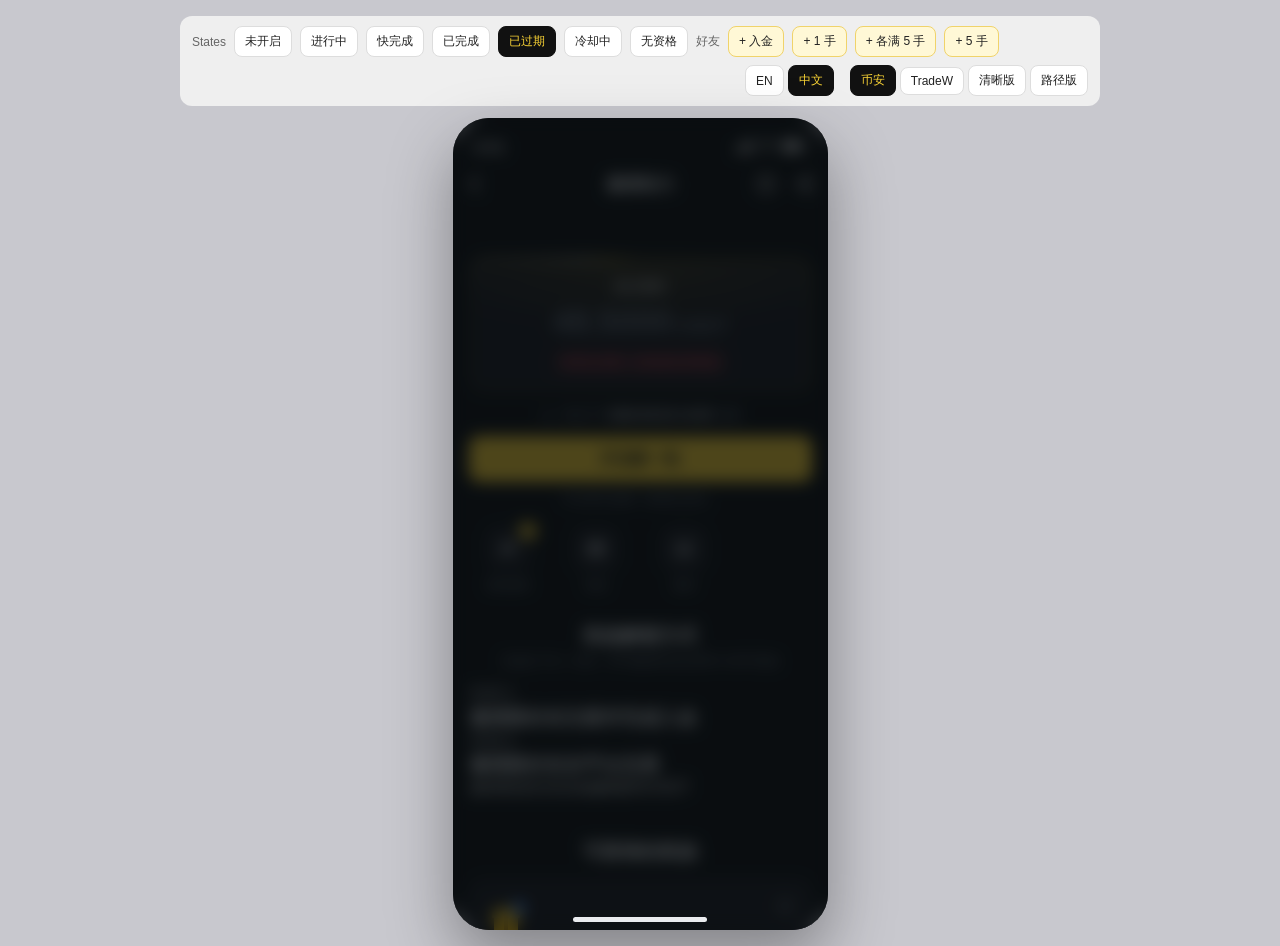
<file: index.html>
<!DOCTYPE html>
<html lang="zh">
<head>
  <meta charset="UTF-8" />
  <meta name="viewport" content="width=device-width, initial-scale=1, maximum-scale=1, viewport-fit=cover" />
  <title>Invite Boost</title>
  <link rel="stylesheet" href="css/styles.css?v=30" />
  <link rel="stylesheet" href="css/versions.css?v=3" />
</head>
<body>
  <div class="app-page">
    <aside class="proto-bar" aria-label="Prototype controls">
      <span>States</span>
      <button type="button" data-scene="idle">未开启</button>
      <button type="button" data-scene="active">进行中</button>
      <button type="button" data-scene="near">快完成</button>
      <button type="button" data-scene="done">已完成</button>
      <button type="button" data-scene="expired" class="is-on">已过期</button>
      <button type="button" data-scene="cooldown">冷却中</button>
      <button type="button" data-scene="blocked">无资格</button>
      <span>好友</span>
      <button type="button" data-sim="deposit">+ 入金</button>
      <button type="button" data-sim="lot">+ 1 手</button>
      <button type="button" data-sim="crew">+ 多人满手</button>
      <button type="button" data-sim="big">+ 5 手</button>
      <span role="group" aria-label="Language">
        <button type="button" data-lang="en">EN</button>
        <button type="button" data-lang="zh" class="is-on">中文</button>
      </span>
      <nav class="version-bar" aria-label="Versions">
        <a href="index.html" class="is-on">币安</a>
        <a href="tradew.html">TradeW</a>
        <a href="v3.html">清晰版</a>
        <a href="attempt.html">路径版</a>
      </nav>
    </aside>

    <div class="device" id="device">
      <div class="status-bar">
        <span>9:41</span>
        <span class="icons" aria-hidden="true">
          <svg width="17" height="12" viewBox="0 0 17 12" fill="#fff"><rect x="0" y="7" width="3" height="5" rx="0.5"/><rect x="4.5" y="5" width="3" height="7" rx="0.5"/><rect x="9" y="2.5" width="3" height="9.5" rx="0.5"/><rect x="13.5" y="0" width="3" height="12" rx="0.5"/></svg>
          <svg width="16" height="12" viewBox="0 0 16 12" fill="none"><path d="M1 4.5C3.8 2 6.9 1 8 1s4.2 1 7 3.5" stroke="#fff" stroke-width="1.4" stroke-linecap="round"/><path d="M3.6 7C5.3 5.6 6.8 5 8 5s2.7.6 4.4 2" stroke="#fff" stroke-width="1.4" stroke-linecap="round"/><circle cx="8" cy="10.2" r="1.3" fill="#fff"/></svg>
          <svg width="25" height="12" viewBox="0 0 25 12"><rect x="0.5" y="1" width="21" height="10" rx="2.2" stroke="#fff" fill="none"/><rect x="2" y="2.5" width="17" height="7" rx="1.2" fill="#fff"/><rect x="22.5" y="3.5" width="1.6" height="5" rx="0.6" fill="#fff"/></svg>
        </span>
      </div>

      <header class="nav">
        <button type="button" class="icon-btn" data-toast="back" aria-label="Back">
          <svg width="11" height="18" viewBox="0 0 12 20" fill="none"><path d="M10 2 2 10l8 8" stroke="#eaecef" stroke-width="2.2" stroke-linecap="round" stroke-linejoin="round"/></svg>
        </button>
        <h1 class="nav-title" data-i18n="title">邀请助力</h1>
        <div class="nav-right">
          <button type="button" class="icon-btn" data-open="rules" aria-label="Rules">
            <svg width="20" height="20" viewBox="0 0 22 22" fill="none"><circle cx="11" cy="11" r="9.5" stroke="#eaecef" stroke-width="1.6"/><path d="M8.6 8.6a2.5 2.5 0 1 1 3.4 2.3c-.6.3-1 .8-1 1.5v.6" stroke="#eaecef" stroke-width="1.6" stroke-linecap="round"/><circle cx="11" cy="15.6" r="1" fill="#eaecef"/></svg>
          </button>
          <button type="button" class="icon-btn" data-open="share" aria-label="Share">
            <svg width="20" height="20" viewBox="0 0 22 22" fill="none"><circle cx="16.5" cy="5" r="2.6" stroke="#eaecef" stroke-width="1.6"/><circle cx="5.5" cy="11" r="2.6" stroke="#eaecef" stroke-width="1.6"/><circle cx="16.5" cy="17" r="2.6" stroke="#eaecef" stroke-width="1.6"/><path d="m7.8 9.8 6.4-3.6M7.8 12.2l6.4 3.6" stroke="#eaecef" stroke-width="1.6"/></svg>
          </button>
        </div>
      </header>

      <main class="screen" id="screen">
        <div class="ticker" id="ticker" aria-live="polite">
          <span class="ticker-bell" aria-hidden="true">
            <svg width="14" height="14" viewBox="0 0 16 16" fill="none"><path d="M8 1.8a4.2 4.2 0 0 0-4.2 4.2v2.6L2.5 11h11l-1.3-2.4V6A4.2 4.2 0 0 0 8 1.8Z" fill="#0b0e11"/><path d="M6.3 12.6a1.8 1.8 0 0 0 3.4 0" stroke="#0b0e11" stroke-width="1.4" stroke-linecap="round"/></svg>
          </span>
          <p id="ticker-text"></p>
        </div>

        <section class="hero-card" id="hero"></section>
        <p class="round-time" id="round-time"></p>

        <button type="button" class="cta" id="cta-main"></button>
        <p class="cta-note" id="cta-note" hidden></p>

        <nav class="quick" id="quick"></nav>

        <section class="block">
          <h2 class="block-title" data-i18n="tasksTitle">邀请任务</h2>
          <p class="block-sub" id="tasks-sub"></p>
          <div class="task-track" id="task-track"></div>
          <div class="dots" id="task-dots"></div>
        </section>

        <section class="block">
          <h2 class="block-title" data-i18n="rewardTitle">可获得的奖励</h2>
          <article class="reward-card" id="reward-card"></article>
        </section>

        <button type="button" class="rules-link" data-open="rules" data-i18n="rulesLink">活动规则</button>
        <div class="screen-pad"></div>
      </main>

      <div class="dock" id="dock">
        <button type="button" class="cta" id="cta-dock"></button>
      </div>

      <div class="home-bar" aria-hidden="true"></div>
      <div class="toast" id="toast"></div>
      <div class="overlay" id="overlay"></div>

      <div class="comeback" id="comeback" hidden>
        <div class="comeback-coins" aria-hidden="true">
          <i class="coin c1"></i><i class="coin c2"></i><i class="coin c3"></i><i class="coin c4"></i><i class="shard s1"></i><i class="shard s2"></i>
        </div>
        <div class="comeback-copy">
          <p class="comeback-kicker" id="comeback-kicker"></p>
          <p class="comeback-amount" id="comeback-amount"></p>
          <p class="comeback-miss" id="comeback-miss"></p>
          <p class="comeback-gap" id="comeback-gap"></p>
          <button type="button" class="cta" id="comeback-cta"></button>
        </div>
      </div>

      <div class="coach" id="coach" hidden>
        <button type="button" class="coach-scrim" id="coach-scrim" aria-label="Close"></button>
        <div class="coach-pop" id="coach-pop">
          <p class="coach-gap" id="coach-gap"></p>
          <p class="coach-hint" id="coach-hint"></p>
        </div>
        <button type="button" class="cta coach-btn" id="coach-btn"></button>
        <span class="coach-hand" aria-hidden="true">
          <img src="img/hand.png?v=19" alt="" width="40" height="46" />
        </span>
      </div>

      <div class="poster" id="poster" aria-hidden="true"></div>

      <aside class="sheet" id="sheet-share" role="dialog" aria-modal="true" aria-labelledby="share-title">
        <div class="sheet-grip"></div>
        <div class="sheet-head">
          <h2 id="share-title" data-i18n="shareTitle">分享</h2>
          <button type="button" class="icon-btn" data-close aria-label="Close">
            <svg width="12" height="12" viewBox="0 0 12 12" fill="none"><path d="M2 2l8 8M10 2 2 10" stroke="#eaecef" stroke-width="1.8" stroke-linecap="round"/></svg>
          </button>
        </div>
        <div class="sheet-body" id="share-body"></div>
      </aside>

      <aside class="sheet tall" id="sheet-my" role="dialog" aria-modal="true" aria-label="My progress">
        <div class="sheet-head tabs-head">
          <div class="tabs" id="my-tabs" role="tablist"></div>
          <button type="button" class="icon-btn" data-close aria-label="Close">
            <svg width="12" height="12" viewBox="0 0 12 12" fill="none"><path d="M2 2l8 8M10 2 2 10" stroke="#eaecef" stroke-width="1.8" stroke-linecap="round"/></svg>
          </button>
        </div>
        <div class="sheet-body" id="my-body"></div>
        <div class="sheet-foot">
          <button type="button" class="cta" data-open="share" data-i18n="invite">邀请好友</button>
        </div>
      </aside>

      <aside class="sheet tall" id="sheet-rules" role="dialog" aria-modal="true" aria-labelledby="rules-title">
        <div class="sheet-head">
          <h2 id="rules-title" data-i18n="rulesTitle">规则</h2>
          <button type="button" class="icon-btn" data-close aria-label="Close">
            <svg width="12" height="12" viewBox="0 0 12 12" fill="none"><path d="M2 2l8 8M10 2 2 10" stroke="#eaecef" stroke-width="1.8" stroke-linecap="round"/></svg>
          </button>
        </div>
        <div class="sheet-body rules" id="rules-body"></div>
      </aside>

      <div class="dialog" id="dialog" role="alertdialog" aria-modal="true">
        <p class="dialog-title" id="dialog-title"></p>
        <p class="dialog-text" id="dialog-text"></p>
        <div class="dialog-actions" id="dialog-actions"></div>
      </div>
    </div>
  </div>
  <script src="js/config.js?v=20"></script>
  <script src="js/app.js?v=45"></script>
</body>
</html>
</file>
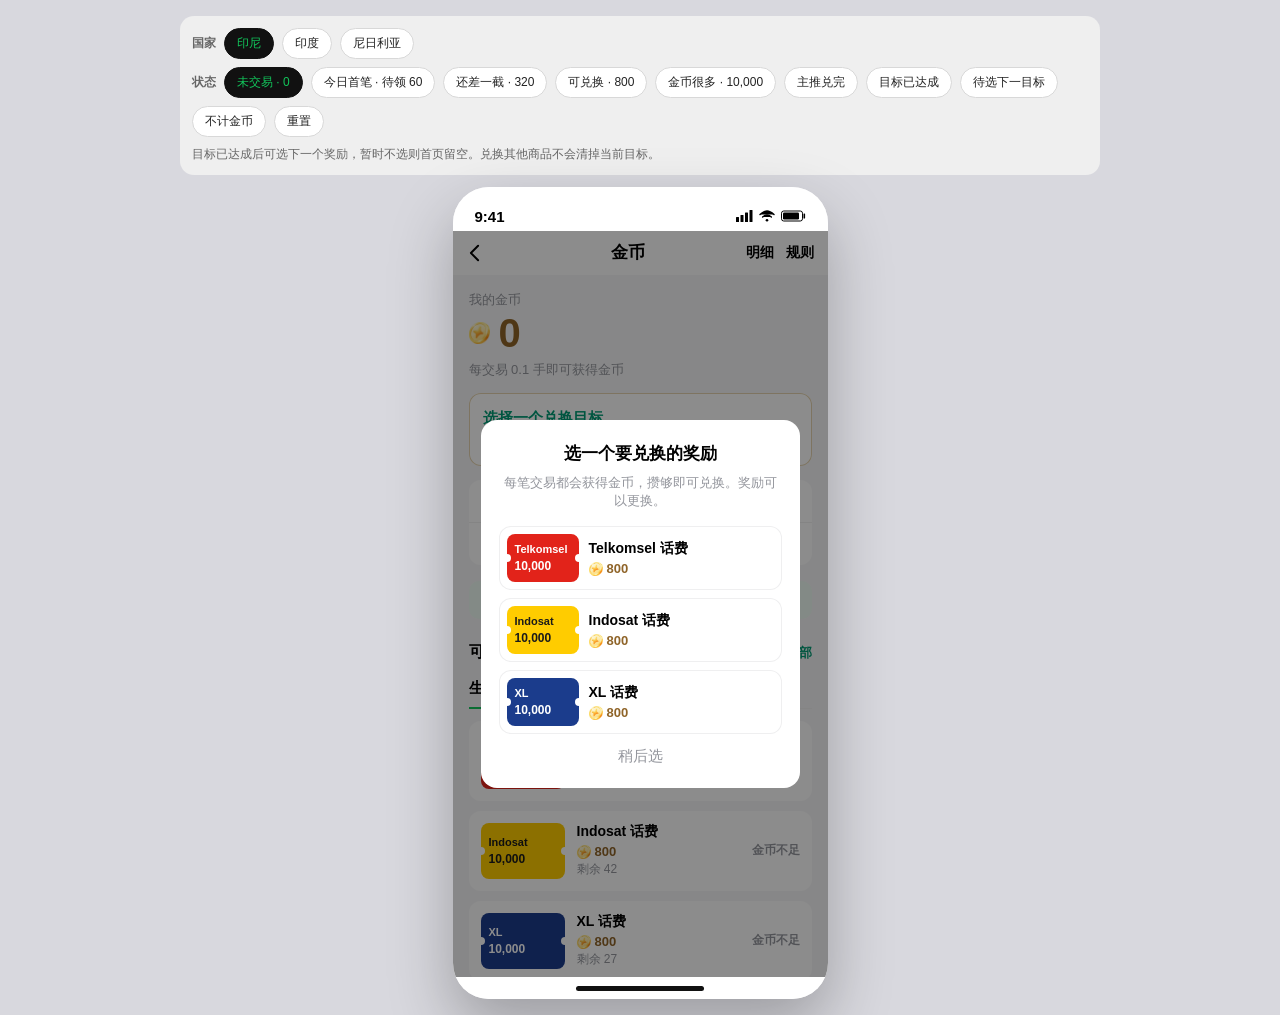
<file: coins/index.html>
<!DOCTYPE html>
<html lang="zh-Hans">
<head>
  <meta charset="UTF-8" />
  <meta name="viewport" content="width=device-width, initial-scale=1, maximum-scale=1, viewport-fit=cover" />
  <title>金币 · TradeW</title>
  <link rel="stylesheet" href="css/styles.css?v=24" />
</head>
<body>
  <div class="app-page">
    <aside class="proto-panel" aria-label="原型控制">
      <div class="proto-row">
        <b>国家</b>
        <button type="button" data-country="id">印尼</button>
        <button type="button" data-country="in">印度</button>
        <button type="button" data-country="ng">尼日利亚</button>
      </div>
      <div class="proto-row">
        <b>状态</b>
        <button type="button" data-sim="new0">未交易 · 0</button>
        <button type="button" data-sim="first">今日首笔 · 待领 60</button>
        <button type="button" data-sim="mid">还差一截 · 320</button>
        <button type="button" data-sim="ready">可兑换 · 800</button>
        <button type="button" data-sim="rich">金币很多 · 10,000</button>
        <button type="button" data-sim="soldout">主推兑完</button>
        <button type="button" data-sim="achieved">目标已达成</button>
        <button type="button" data-sim="nextgoal">待选下一目标</button>
        <button type="button" data-sim="blocked">不计金币</button>
        <button type="button" data-sim="reset">重置</button>
      </div>
      <p class="proto-hint">目标已达成后可选下一个奖励，暂时不选则首页留空。兑换其他商品不会清掉当前目标。</p>
    </aside>

    <div class="device" id="device">
      <div class="status-bar">
        <span>9:41</span>
        <span class="icons" aria-hidden="true">
          <svg width="17" height="12" viewBox="0 0 17 12"><rect x="0" y="7" width="3" height="5" rx="0.5"/><rect x="4.5" y="5" width="3" height="7" rx="0.5"/><rect x="9" y="2.5" width="3" height="9.5" rx="0.5"/><rect x="13.5" y="0" width="3" height="12" rx="0.5"/></svg>
          <svg width="16" height="12" viewBox="0 0 16 12" fill="none"><path d="M1 4.5C3.8 2 6.9 1 8 1s4.2 1 7 3.5" stroke="#000" stroke-width="1.4" stroke-linecap="round"/><path d="M3.6 7C5.3 5.6 6.8 5 8 5s2.7.6 4.4 2" stroke="#000" stroke-width="1.4" stroke-linecap="round"/><circle cx="8" cy="10.2" r="1.3" fill="#000"/></svg>
          <svg width="25" height="12" viewBox="0 0 25 12"><rect x="0.5" y="1" width="21" height="10" rx="2.2" stroke="#000" fill="none"/><rect x="2" y="2.5" width="16" height="7" rx="1.2" fill="#000"/><rect x="22.5" y="3.5" width="1.6" height="5" rx="0.6" fill="#000"/></svg>
        </span>
      </div>
      <div id="app" class="stage"></div>
      <div class="home-bar" aria-hidden="true"></div>
      <div id="toast" class="toast" hidden role="status"></div>
    </div>
  </div>
  <script src="js/app.js?v=32"></script>
</body>
</html>
</file>
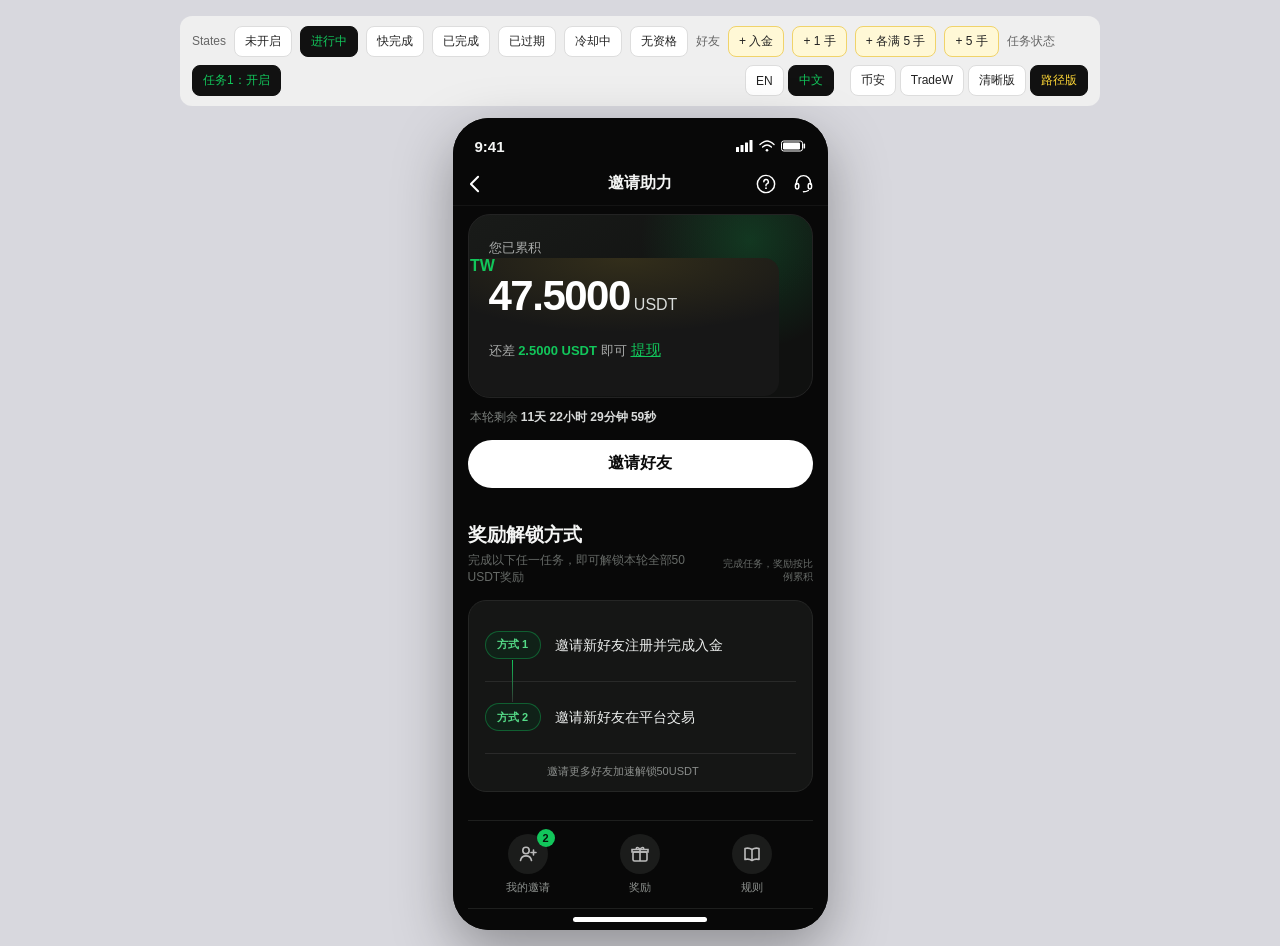
<file: attempt.html>
<!DOCTYPE html>
<html lang="zh" data-theme="attempt">
<head>
  <meta charset="UTF-8" />
  <meta name="viewport" content="width=device-width, initial-scale=1, maximum-scale=1, viewport-fit=cover" />
  <title>Invite Boost · 路径版</title>
  <link rel="stylesheet" href="css/tradew.css?v=7" />
  <link rel="stylesheet" href="css/attempt.css?v=1" />
  <link rel="stylesheet" href="css/versions.css?v=3" />
</head>
<body>
  <div class="app-page">
    <aside class="proto-bar" aria-label="Prototype controls">
      <span>States</span>
      <button type="button" data-scene="idle">未开启</button>
      <button type="button" data-scene="active" class="is-on">进行中</button>
      <button type="button" data-scene="near">快完成</button>
      <button type="button" data-scene="done">已完成</button>
      <button type="button" data-scene="expired">已过期</button>
      <button type="button" data-scene="cooldown">冷却中</button>
      <button type="button" data-scene="blocked">无资格</button>
      <span>好友</span>
      <button type="button" data-sim="deposit">+ 入金</button>
      <button type="button" data-sim="lot">+ 1 手</button>
      <button type="button" data-sim="crew">+ 多人满手</button>
      <button type="button" data-sim="big">+ 5 手</button>
      <span>任务状态</span>
      <button type="button" data-toggle-deposit class="is-on">任务1：开启</button>
      <span role="group" aria-label="Language">
        <button type="button" data-lang="en">EN</button>
        <button type="button" data-lang="zh" class="is-on">中文</button>
      </span>
      <nav class="version-bar" aria-label="Versions">
        <a href="index.html">币安</a>
        <a href="tradew.html">TradeW</a>
        <a href="v3.html">清晰版</a>
        <a href="attempt.html" class="is-on">路径版</a>
      </nav>
    </aside>

    <div class="device" id="device">
      <div class="status-bar">
        <span>9:41</span>
        <span class="icons" aria-hidden="true">
          <svg width="17" height="12" viewBox="0 0 17 12" fill="#fff"><rect x="0" y="7" width="3" height="5" rx="0.5"/><rect x="4.5" y="5" width="3" height="7" rx="0.5"/><rect x="9" y="2.5" width="3" height="9.5" rx="0.5"/><rect x="13.5" y="0" width="3" height="12" rx="0.5"/></svg>
          <svg width="16" height="12" viewBox="0 0 16 12" fill="none"><path d="M1 4.5C3.8 2 6.9 1 8 1s4.2 1 7 3.5" stroke="#fff" stroke-width="1.4" stroke-linecap="round"/><path d="M3.6 7C5.3 5.6 6.8 5 8 5s2.7.6 4.4 2" stroke="#fff" stroke-width="1.4" stroke-linecap="round"/><circle cx="8" cy="10.2" r="1.3" fill="#fff"/></svg>
          <svg width="25" height="12" viewBox="0 0 25 12"><rect x="0.5" y="1" width="21" height="10" rx="2.2" stroke="#fff" fill="none"/><rect x="2" y="2.5" width="17" height="7" rx="1.2" fill="#fff"/><rect x="22.5" y="3.5" width="1.6" height="5" rx="0.6" fill="#fff"/></svg>
        </span>
      </div>

      <header class="nav">
        <button type="button" class="icon-btn" data-toast="back" aria-label="Back">
          <svg width="11" height="18" viewBox="0 0 12 20" fill="none"><path d="M10 2 2 10l8 8" stroke="#fff" stroke-width="2.2" stroke-linecap="round" stroke-linejoin="round"/></svg>
        </button>
        <h1 class="nav-title" data-i18n="title">邀请助力</h1>
        <div class="nav-right">
          <button type="button" class="icon-btn" data-open="rules" aria-label="Rules">
            <svg width="20" height="20" viewBox="0 0 22 22" fill="none"><circle cx="11" cy="11" r="9.5" stroke="#fff" stroke-width="1.6"/><path d="M8.6 8.6a2.5 2.5 0 1 1 3.4 2.3c-.6.3-1 .8-1 1.5v.6" stroke="#fff" stroke-width="1.6" stroke-linecap="round"/><circle cx="11" cy="15.6" r="1" fill="#fff"/></svg>
          </button>
          <button type="button" class="icon-btn" data-toast="service" aria-label="客服">
            <svg width="21" height="21" viewBox="0 0 24 24" fill="none"><path d="M4 13v-2a8 8 0 0 1 16 0v2" stroke="#fff" stroke-width="1.7" stroke-linecap="round"/><rect x="2.8" y="12" width="3.8" height="6.2" rx="1.8" stroke="#fff" stroke-width="1.7"/><rect x="17.4" y="12" width="3.8" height="6.2" rx="1.8" stroke="#fff" stroke-width="1.7"/><path d="M17.5 20c-1.4 1-3.2 1.5-5.5 1.5" stroke="#fff" stroke-width="1.7" stroke-linecap="round"/></svg>
          </button>
        </div>
      </header>

      <main class="screen" id="screen">
        <div class="ticker" id="ticker" aria-live="polite"><span class="ticker-bell"></span><p id="ticker-text"></p></div>

        <section class="hero-card" id="hero"></section>
        <p class="round-time" id="round-time"></p>
        <button type="button" class="cta" id="cta-main"></button>
        <p class="cta-note" id="cta-note" hidden></p>

        <section class="block route-block">
          <div class="section-heading">
            <div><h2 class="block-title" data-i18n="tasksTitle">邀请任务</h2><p class="block-sub" id="tasks-sub"></p></div>
            <span class="route-caption">完成任务，奖励按比例累积</span>
          </div>
          <div class="task-track" id="task-track"></div>
          <div class="dots" id="task-dots"></div>
        </section>

        <nav class="quick" id="quick"></nav>

        <section class="block reward-block">
          <h2 class="block-title" data-i18n="rewardTitle">可获得的奖励</h2>
          <article class="reward-card" id="reward-card"></article>
        </section>

        <section class="block how-block" aria-labelledby="how-title">
          <h2 class="block-title" id="how-title">玩法介绍</h2>
          <ol class="how-list">
            <li><b>分享邀请</b><span>复制专属链接，发送给还未注册的好友</span></li>
            <li><b>完成任务</b><span>好友完成入金或交易，奖励按比例累积</span></li>
            <li><b>领取奖励</b><span>集满 50 USDT 并完成 KYC 后提现</span></li>
          </ol>
        </section>

        <button type="button" class="rules-link" data-open="rules" data-i18n="rulesLink">活动规则</button>
        <div class="screen-pad"></div>
      </main>

      <div class="dock" id="dock"><button type="button" class="cta" id="cta-dock"></button></div>
      <div class="home-bar" aria-hidden="true"></div>
      <div class="toast" id="toast"></div>
      <div class="overlay" id="overlay"></div>

      <div class="comeback" id="comeback" hidden>
        <div class="comeback-coins" aria-hidden="true"><i class="coin c1"></i><i class="coin c2"></i><i class="coin c3"></i><i class="coin c4"></i><i class="shard s1"></i><i class="shard s2"></i></div>
        <div class="comeback-copy">
          <p class="comeback-kicker" id="comeback-kicker"></p><p class="comeback-amount" id="comeback-amount"></p>
          <p class="comeback-miss" id="comeback-miss"></p><p class="comeback-gap" id="comeback-gap"></p>
          <button type="button" class="cta" id="comeback-cta"></button>
          <span class="comeback-hand" hidden aria-hidden="true"><img src="img/hand.png?v=19" alt="" width="40" height="46" /></span>
        </div>
      </div>

      <div class="coach" id="coach" hidden>
        <button type="button" class="coach-scrim" id="coach-scrim" aria-label="Close"></button>
        <div class="coach-pop" id="coach-pop"><p class="coach-gap" id="coach-gap"></p><p class="coach-hint" id="coach-hint"></p></div>
        <button type="button" class="cta coach-btn" id="coach-btn"></button>
        <span class="coach-hand" aria-hidden="true"><img src="img/hand.png?v=19" alt="" width="40" height="46" /></span>
      </div>

      <div class="poster" id="poster" aria-hidden="true"></div>
      <aside class="sheet" id="sheet-share" role="dialog" aria-modal="true" aria-labelledby="share-title">
        <div class="sheet-grip"></div><div class="sheet-head"><h2 id="share-title" data-i18n="shareTitle">分享</h2><button type="button" class="icon-btn" data-close aria-label="Close">×</button></div>
        <div class="sheet-body" id="share-body"></div>
      </aside>
      <aside class="sheet tall" id="sheet-my" role="dialog" aria-modal="true" aria-label="My details">
        <div class="sheet-head tabs-head"><div class="tabs" id="my-tabs" role="tablist"></div><button type="button" class="icon-btn" data-close aria-label="Close">×</button></div>
        <div class="sheet-body" id="my-body"></div><div class="sheet-foot"><button type="button" class="cta" data-open="share" data-i18n="invite">邀请好友</button></div>
      </aside>
      <aside class="sheet tall" id="sheet-rules" role="dialog" aria-modal="true" aria-labelledby="rules-title">
        <div class="sheet-head"><h2 id="rules-title" data-i18n="rulesTitle">规则</h2><button type="button" class="icon-btn" data-close aria-label="Close">×</button></div>
        <div class="sheet-body rules" id="rules-body"></div>
      </aside>
      <div class="dialog" id="dialog" role="alertdialog" aria-modal="true">
        <p class="dialog-title" id="dialog-title"></p><p class="dialog-text" id="dialog-text"></p><div class="dialog-actions" id="dialog-actions"></div>
      </div>
    </div>
  </div>
  <script src="js/config.js?v=22"></script>
  <script src="js/app.js?v=59"></script>
</body>
</html>
</file>
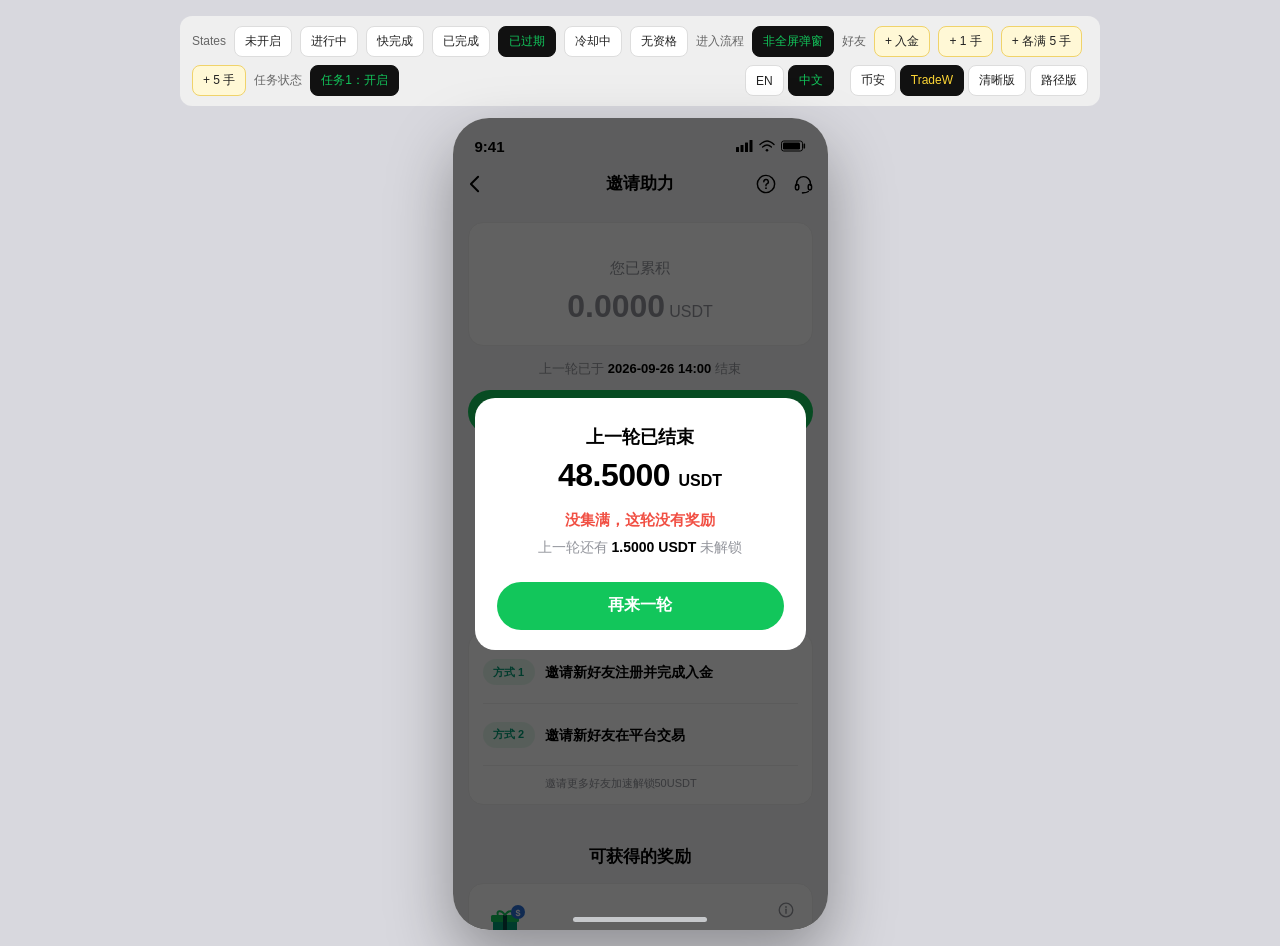
<file: tradew.html>
<!DOCTYPE html>
<html lang="zh" data-theme="tradew">
<head>
  <meta charset="UTF-8" />
  <meta name="viewport" content="width=device-width, initial-scale=1, maximum-scale=1, viewport-fit=cover" />
  <title>Invite Boost · TradeW</title>
  <link rel="stylesheet" href="css/tradew.css?v=11" />
  <link rel="stylesheet" href="css/versions.css?v=3" />
</head>
<body>
  <div class="app-page">
    <aside class="proto-bar" aria-label="Prototype controls">
      <span>States</span>
      <button type="button" data-scene="idle">未开启</button>
      <button type="button" data-scene="active">进行中</button>
      <button type="button" data-scene="near">快完成</button>
      <button type="button" data-scene="done">已完成</button>
      <button type="button" data-scene="expired" class="is-on">已过期</button>
      <button type="button" data-scene="cooldown">冷却中</button>
      <button type="button" data-scene="blocked">无资格</button>
      <span>进入流程</span>
      <button type="button" data-toggle-entry-flow class="is-on">非全屏弹窗</button>
      <span>好友</span>
      <button type="button" data-sim="deposit">+ 入金</button>
      <button type="button" data-sim="lot">+ 1 手</button>
      <button type="button" data-sim="crew">+ 多人满手</button>
      <button type="button" data-sim="big">+ 5 手</button>
      <span>任务状态</span>
      <button type="button" data-toggle-deposit class="is-on">任务1：开启</button>
      <span role="group" aria-label="Language">
        <button type="button" data-lang="en">EN</button>
        <button type="button" data-lang="zh" class="is-on">中文</button>
      </span>
      <nav class="version-bar" aria-label="Versions">
        <a href="index.html">币安</a>
        <a href="tradew.html" class="is-on">TradeW</a>
        <a href="v3.html">清晰版</a>
        <a href="attempt.html">路径版</a>
      </nav>
    </aside>

    <div class="device" id="device">
      <div class="status-bar">
        <span>9:41</span>
        <span class="icons" aria-hidden="true">
          <svg width="17" height="12" viewBox="0 0 17 12" fill="#000"><rect x="0" y="7" width="3" height="5" rx="0.5"/><rect x="4.5" y="5" width="3" height="7" rx="0.5"/><rect x="9" y="2.5" width="3" height="9.5" rx="0.5"/><rect x="13.5" y="0" width="3" height="12" rx="0.5"/></svg>
          <svg width="16" height="12" viewBox="0 0 16 12" fill="none"><path d="M1 4.5C3.8 2 6.9 1 8 1s4.2 1 7 3.5" stroke="#000" stroke-width="1.4" stroke-linecap="round"/><path d="M3.6 7C5.3 5.6 6.8 5 8 5s2.7.6 4.4 2" stroke="#000" stroke-width="1.4" stroke-linecap="round"/><circle cx="8" cy="10.2" r="1.3" fill="#000"/></svg>
          <svg width="25" height="12" viewBox="0 0 25 12"><rect x="0.5" y="1" width="21" height="10" rx="2.2" stroke="#000" fill="none"/><rect x="2" y="2.5" width="17" height="7" rx="1.2" fill="#000"/><rect x="22.5" y="3.5" width="1.6" height="5" rx="0.6" fill="#000"/></svg>
        </span>
      </div>

      <header class="nav">
        <button type="button" class="icon-btn" data-toast="back" aria-label="Back">
          <svg width="11" height="18" viewBox="0 0 12 20" fill="none"><path d="M10 2 2 10l8 8" stroke="#000" stroke-width="2.2" stroke-linecap="round" stroke-linejoin="round"/></svg>
        </button>
        <h1 class="nav-title" data-i18n="title">邀请助力</h1>
        <div class="nav-right">
          <button type="button" class="icon-btn" data-open="rules" aria-label="Rules">
            <svg width="20" height="20" viewBox="0 0 22 22" fill="none"><circle cx="11" cy="11" r="9.5" stroke="#000" stroke-width="1.6"/><path d="M8.6 8.6a2.5 2.5 0 1 1 3.4 2.3c-.6.3-1 .8-1 1.5v.6" stroke="#000" stroke-width="1.6" stroke-linecap="round"/><circle cx="11" cy="15.6" r="1" fill="#000"/></svg>
          </button>
          <button type="button" class="icon-btn" data-toast="service" aria-label="客服">
            <svg width="21" height="21" viewBox="0 0 24 24" fill="none"><path d="M4 13v-2a8 8 0 0 1 16 0v2" stroke="#000" stroke-width="1.7" stroke-linecap="round"/><rect x="2.8" y="12" width="3.8" height="6.2" rx="1.8" stroke="#000" stroke-width="1.7"/><rect x="17.4" y="12" width="3.8" height="6.2" rx="1.8" stroke="#000" stroke-width="1.7"/><path d="M17.5 20c-1.4 1-3.2 1.5-5.5 1.5" stroke="#000" stroke-width="1.7" stroke-linecap="round"/><circle cx="11" cy="21.5" r="1" fill="#000"/></svg>
          </button>
        </div>
      </header>

      <main class="screen" id="screen">
        <div class="ticker" id="ticker" aria-live="polite">
          <span class="ticker-bell" aria-hidden="true">
            <svg width="14" height="14" viewBox="0 0 16 16" fill="none"><path d="M8 1.8a4.2 4.2 0 0 0-4.2 4.2v2.6L2.5 11h11l-1.3-2.4V6A4.2 4.2 0 0 0 8 1.8Z" fill="#fff"/><path d="M6.3 12.6a1.8 1.8 0 0 0 3.4 0" stroke="#fff" stroke-width="1.4" stroke-linecap="round"/></svg>
          </span>
          <p id="ticker-text"></p>
        </div>

        <section class="hero-card" id="hero"></section>
        <p class="round-time" id="round-time"></p>

        <button type="button" class="cta" id="cta-main"></button>
        <p class="cta-note" id="cta-note" hidden></p>

        <nav class="quick" id="quick"></nav>

        <section class="block">
          <h2 class="block-title" data-i18n="tasksTitle">奖励解锁方式</h2>
          <p class="block-sub" id="tasks-sub"></p>
          <div class="task-track" id="task-track"></div>
          <div class="dots" id="task-dots"></div>
        </section>

        <section class="block">
          <h2 class="block-title" data-i18n="rewardTitle">可获得的奖励</h2>
          <article class="reward-card" id="reward-card"></article>
        </section>

        <button type="button" class="rules-link" data-open="rules" data-i18n="rulesLink">活动规则</button>
        <div class="screen-pad"></div>
      </main>

      <div class="dock" id="dock">
        <button type="button" class="cta" id="cta-dock"></button>
      </div>

      <div class="home-bar" aria-hidden="true"></div>
      <div class="toast" id="toast"></div>
      <div class="overlay" id="overlay"></div>

      <div class="comeback" id="comeback" hidden>
        <div class="comeback-coins" aria-hidden="true">
          <i class="coin c1"></i><i class="coin c2"></i><i class="coin c3"></i><i class="coin c4"></i><i class="shard s1"></i><i class="shard s2"></i>
        </div>
        <div class="comeback-copy">
          <p class="comeback-kicker" id="comeback-kicker"></p>
          <p class="comeback-amount" id="comeback-amount"></p>
          <p class="comeback-miss" id="comeback-miss"></p>
          <p class="comeback-gap" id="comeback-gap"></p>
          <button type="button" class="cta" id="comeback-cta"></button>
          <span class="comeback-hand" hidden aria-hidden="true"><img src="img/hand.png?v=19" alt="" width="40" height="46" /></span>
        </div>
      </div>

      <div class="coach" id="coach" hidden>
        <button type="button" class="coach-scrim" id="coach-scrim" aria-label="Close"></button>
        <div class="coach-pop" id="coach-pop">
          <p class="coach-gap" id="coach-gap"></p>
          <p class="coach-hint" id="coach-hint"></p>
        </div>
        <button type="button" class="cta coach-btn" id="coach-btn"></button>
        <span class="coach-hand" aria-hidden="true">
          <img src="img/hand.png?v=19" alt="" width="40" height="46" />
        </span>
      </div>

      <div class="poster" id="poster" aria-hidden="true"></div>

      <aside class="sheet" id="sheet-share" role="dialog" aria-modal="true" aria-labelledby="share-title">
        <div class="sheet-grip"></div>
        <div class="sheet-head">
          <h2 id="share-title" data-i18n="shareTitle">分享</h2>
          <button type="button" class="icon-btn" data-close aria-label="Close">
            <svg width="12" height="12" viewBox="0 0 12 12" fill="none"><path d="M2 2l8 8M10 2 2 10" stroke="#000" stroke-width="1.8" stroke-linecap="round"/></svg>
          </button>
        </div>
        <div class="sheet-body" id="share-body"></div>
      </aside>

      <aside class="sheet tall" id="sheet-my" role="dialog" aria-modal="true" aria-label="My progress">
        <div class="sheet-head tabs-head">
          <div class="tabs" id="my-tabs" role="tablist"></div>
          <button type="button" class="icon-btn" data-close aria-label="Close">
            <svg width="12" height="12" viewBox="0 0 12 12" fill="none"><path d="M2 2l8 8M10 2 2 10" stroke="#000" stroke-width="1.8" stroke-linecap="round"/></svg>
          </button>
        </div>
        <div class="sheet-body" id="my-body"></div>
        <div class="sheet-foot">
          <button type="button" class="cta" data-open="share" data-i18n="invite">邀请好友</button>
        </div>
      </aside>

      <aside class="sheet tall" id="sheet-rules" role="dialog" aria-modal="true" aria-labelledby="rules-title">
        <div class="sheet-head">
          <h2 id="rules-title" data-i18n="rulesTitle">规则</h2>
          <button type="button" class="icon-btn" data-close aria-label="Close">
            <svg width="12" height="12" viewBox="0 0 12 12" fill="none"><path d="M2 2l8 8M10 2 2 10" stroke="#000" stroke-width="1.8" stroke-linecap="round"/></svg>
          </button>
        </div>
        <div class="sheet-body rules" id="rules-body"></div>
      </aside>

      <div class="dialog" id="dialog" role="alertdialog" aria-modal="true">
        <p class="dialog-title" id="dialog-title"></p>
        <p class="dialog-text" id="dialog-text"></p>
        <div class="dialog-actions" id="dialog-actions"></div>
      </div>
    </div>
  </div>
  <script src="js/config.js?v=23"></script>
  <script src="js/app.js?v=74"></script>
</body>
</html>
</file>
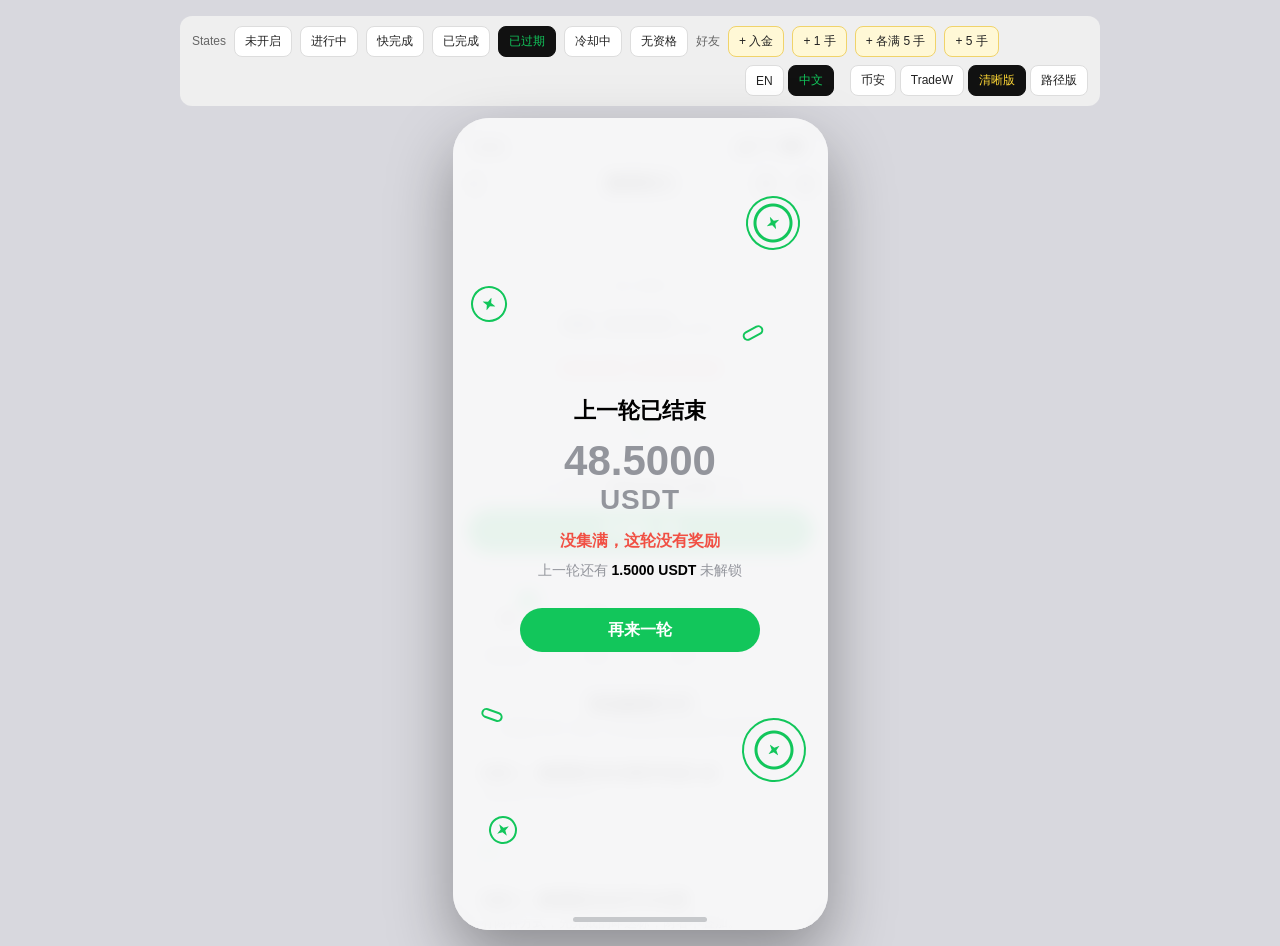
<file: v3.html>
<!DOCTYPE html>
<html lang="zh" data-theme="v3">
<head>
  <meta charset="UTF-8" />
  <meta name="viewport" content="width=device-width, initial-scale=1, maximum-scale=1, viewport-fit=cover" />
  <title>Invite Boost · Clear</title>
  <link rel="stylesheet" href="css/v3.css?v=13" />
  <link rel="stylesheet" href="css/versions.css?v=3" />
</head>
<body>
  <div class="app-page">
    <aside class="proto-bar" aria-label="Prototype controls">
      <span>States</span>
      <button type="button" data-scene="idle">未开启</button>
      <button type="button" data-scene="active">进行中</button>
      <button type="button" data-scene="near">快完成</button>
      <button type="button" data-scene="done">已完成</button>
      <button type="button" data-scene="expired" class="is-on">已过期</button>
      <button type="button" data-scene="cooldown">冷却中</button>
      <button type="button" data-scene="blocked">无资格</button>
      <span>好友</span>
      <button type="button" data-sim="deposit">+ 入金</button>
      <button type="button" data-sim="lot">+ 1 手</button>
      <button type="button" data-sim="crew">+ 多人满手</button>
      <button type="button" data-sim="big">+ 5 手</button>
      <span role="group" aria-label="Language">
        <button type="button" data-lang="en">EN</button>
        <button type="button" data-lang="zh" class="is-on">中文</button>
      </span>
      <nav class="version-bar" aria-label="Versions">
        <a href="index.html">币安</a>
        <a href="tradew.html">TradeW</a>
        <a href="v3.html" class="is-on">清晰版</a>
        <a href="attempt.html">路径版</a>
      </nav>
    </aside>

    <div class="device" id="device">
      <div class="status-bar">
        <span>9:41</span>
        <span class="icons" aria-hidden="true">
          <svg width="17" height="12" viewBox="0 0 17 12" fill="#000"><rect x="0" y="7" width="3" height="5" rx="0.5"/><rect x="4.5" y="5" width="3" height="7" rx="0.5"/><rect x="9" y="2.5" width="3" height="9.5" rx="0.5"/><rect x="13.5" y="0" width="3" height="12" rx="0.5"/></svg>
          <svg width="16" height="12" viewBox="0 0 16 12" fill="none"><path d="M1 4.5C3.8 2 6.9 1 8 1s4.2 1 7 3.5" stroke="#000" stroke-width="1.4" stroke-linecap="round"/><path d="M3.6 7C5.3 5.6 6.8 5 8 5s2.7.6 4.4 2" stroke="#000" stroke-width="1.4" stroke-linecap="round"/><circle cx="8" cy="10.2" r="1.3" fill="#000"/></svg>
          <svg width="25" height="12" viewBox="0 0 25 12"><rect x="0.5" y="1" width="21" height="10" rx="2.2" stroke="#000" fill="none"/><rect x="2" y="2.5" width="17" height="7" rx="1.2" fill="#000"/><rect x="22.5" y="3.5" width="1.6" height="5" rx="0.6" fill="#000"/></svg>
        </span>
      </div>

      <header class="nav">
        <button type="button" class="icon-btn" data-toast="back" aria-label="Back">
          <svg width="11" height="18" viewBox="0 0 12 20" fill="none"><path d="M10 2 2 10l8 8" stroke="#000" stroke-width="2.2" stroke-linecap="round" stroke-linejoin="round"/></svg>
        </button>
        <h1 class="nav-title" data-i18n="title">邀请助力</h1>
        <div class="nav-right">
          <button type="button" class="icon-btn" data-open="rules" aria-label="Rules">
            <svg width="20" height="20" viewBox="0 0 22 22" fill="none"><circle cx="11" cy="11" r="9.5" stroke="#000" stroke-width="1.6"/><path d="M8.6 8.6a2.5 2.5 0 1 1 3.4 2.3c-.6.3-1 .8-1 1.5v.6" stroke="#000" stroke-width="1.6" stroke-linecap="round"/><circle cx="11" cy="15.6" r="1" fill="#000"/></svg>
          </button>
          <button type="button" class="icon-btn" data-open="share" aria-label="Share">
            <svg width="20" height="20" viewBox="0 0 22 22" fill="none"><circle cx="16.5" cy="5" r="2.6" stroke="#000" stroke-width="1.6"/><circle cx="5.5" cy="11" r="2.6" stroke="#000" stroke-width="1.6"/><circle cx="16.5" cy="17" r="2.6" stroke="#000" stroke-width="1.6"/><path d="m7.8 9.8 6.4-3.6M7.8 12.2l6.4 3.6" stroke="#000" stroke-width="1.6"/></svg>
          </button>
        </div>
      </header>

      <div class="confetti" id="confetti" hidden aria-hidden="true"></div>
      <main class="screen" id="screen">
        <div class="ticker" id="ticker" aria-live="polite">
          <span class="ticker-bell" aria-hidden="true">
            <svg width="14" height="14" viewBox="0 0 16 16" fill="none"><path d="M8 1.8a4.2 4.2 0 0 0-4.2 4.2v2.6L2.5 11h11l-1.3-2.4V6A4.2 4.2 0 0 0 8 1.8Z" fill="#fff"/><path d="M6.3 12.6a1.8 1.8 0 0 0 3.4 0" stroke="#fff" stroke-width="1.4" stroke-linecap="round"/></svg>
          </span>
          <p id="ticker-text"></p>
        </div>

        <section class="hero-card" id="hero"></section>
        <p class="round-time" id="round-time"></p>

        <button type="button" class="cta" id="cta-main"></button>
        <p class="cta-note" id="cta-note" hidden></p>

        <nav class="quick" id="quick"></nav>

        <section class="block">
          <h2 class="block-title" data-i18n="tasksTitle">邀请任务</h2>
          <p class="block-sub" id="tasks-sub"></p>
          <div class="task-track" id="task-track"></div>
          <div class="dots" id="task-dots"></div>
        </section>

        <section class="block">
          <h2 class="block-title" data-i18n="rewardTitle">可获得的奖励</h2>
          <article class="reward-card" id="reward-card"></article>
        </section>

        <button type="button" class="rules-link" data-open="rules" data-i18n="rulesLink">活动规则</button>
        <div class="screen-pad"></div>
      </main>

      <div class="dock" id="dock">
        <button type="button" class="cta" id="cta-dock"></button>
      </div>

      <div class="home-bar" aria-hidden="true"></div>
      <div class="toast" id="toast"></div>
      <div class="overlay" id="overlay"></div>

      <div class="comeback" id="comeback" hidden>
        <div class="comeback-coins" aria-hidden="true">
          <i class="coin c1"></i><i class="coin c2"></i><i class="coin c3"></i><i class="coin c4"></i><i class="shard s1"></i><i class="shard s2"></i>
        </div>
        <div class="comeback-copy">
          <p class="comeback-kicker" id="comeback-kicker"></p>
          <p class="comeback-amount" id="comeback-amount"></p>
          <p class="comeback-miss" id="comeback-miss"></p>
          <p class="comeback-gap" id="comeback-gap"></p>
          <button type="button" class="cta" id="comeback-cta"></button>
        </div>
      </div>

      <div class="coach" id="coach" hidden>
        <button type="button" class="coach-scrim" id="coach-scrim" aria-label="Close"></button>
        <div class="coach-pop" id="coach-pop">
          <p class="coach-gap" id="coach-gap"></p>
          <p class="coach-hint" id="coach-hint"></p>
        </div>
        <button type="button" class="cta coach-btn" id="coach-btn"></button>
        <span class="coach-hand" aria-hidden="true">
          <img src="img/hand.png?v=19" alt="" width="40" height="46" />
        </span>
      </div>

      <div class="poster" id="poster" aria-hidden="true"></div>

      <aside class="sheet" id="sheet-share" role="dialog" aria-modal="true" aria-labelledby="share-title">
        <div class="sheet-grip"></div>
        <div class="sheet-head">
          <h2 id="share-title" data-i18n="shareTitle">分享</h2>
          <button type="button" class="icon-btn" data-close aria-label="Close">
            <svg width="12" height="12" viewBox="0 0 12 12" fill="none"><path d="M2 2l8 8M10 2 2 10" stroke="#000" stroke-width="1.8" stroke-linecap="round"/></svg>
          </button>
        </div>
        <div class="sheet-body" id="share-body"></div>
      </aside>

      <aside class="sheet tall" id="sheet-my" role="dialog" aria-modal="true" aria-label="My progress">
        <div class="sheet-head tabs-head">
          <div class="tabs" id="my-tabs" role="tablist"></div>
          <button type="button" class="icon-btn" data-close aria-label="Close">
            <svg width="12" height="12" viewBox="0 0 12 12" fill="none"><path d="M2 2l8 8M10 2 2 10" stroke="#000" stroke-width="1.8" stroke-linecap="round"/></svg>
          </button>
        </div>
        <div class="sheet-body" id="my-body"></div>
        <div class="sheet-foot">
          <button type="button" class="cta" data-open="share" data-i18n="invite">邀请好友</button>
        </div>
      </aside>

      <aside class="sheet tall" id="sheet-rules" role="dialog" aria-modal="true" aria-labelledby="rules-title">
        <div class="sheet-head">
          <h2 id="rules-title" data-i18n="rulesTitle">规则</h2>
          <button type="button" class="icon-btn" data-close aria-label="Close">
            <svg width="12" height="12" viewBox="0 0 12 12" fill="none"><path d="M2 2l8 8M10 2 2 10" stroke="#000" stroke-width="1.8" stroke-linecap="round"/></svg>
          </button>
        </div>
        <div class="sheet-body rules" id="rules-body"></div>
      </aside>

      <div class="dialog" id="dialog" role="alertdialog" aria-modal="true">
        <p class="dialog-title" id="dialog-title"></p>
        <p class="dialog-text" id="dialog-text"></p>
        <div class="dialog-actions" id="dialog-actions"></div>
      </div>
    </div>
  </div>
  <script src="js/config.js?v=20"></script>
  <script src="js/app.js?v=45"></script>
</body>
</html>
</file>
<file: css/styles.css>
:root {
  --brand: #fcd535;
  --brand-deep: #f0b90b;
  --brand-ink: #0b0e11;
  --bg: #0b0e11;
  --card: #181a20;
  --card-2: #1e2329;
  --line: #2b3139;
  --text: #eaecef;
  --muted: #848e9c;
  --dim: #5e6673;
  --up: #2ebd85;
  --down: #f6465d;
  --page: #c8c8ce;
  --device-w: 375px;
  --device-h: 812px;
}

*,
*::before,
*::after {
  box-sizing: border-box;
  margin: 0;
  padding: 0;
}

html,
body {
  height: 100%;
}

body {
  font-family: "SF Pro Display", "SF Pro Text", -apple-system, BlinkMacSystemFont,
    "PingFang SC", "Helvetica Neue", sans-serif;
  background: var(--page);
  color: var(--text);
  -webkit-font-smoothing: antialiased;
}

button {
  font-family: inherit;
  border: 0;
  background: none;
  color: inherit;
  cursor: pointer;
  appearance: none;
}

button:focus-visible {
  outline: 2px solid var(--brand);
  outline-offset: 2px;
}

button:disabled {
  cursor: not-allowed;
}

.app-page {
  min-height: 100%;
  display: flex;
  flex-direction: column;
  align-items: center;
  justify-content: center;
  padding: 16px;
  gap: 12px;
}

.proto-bar {
  width: min(920px, 100%);
  display: flex;
  flex-wrap: wrap;
  align-items: center;
  gap: 8px;
  padding: 10px 12px;
  background: #efefef;
  border-radius: 12px;
  color: #222;
  font-size: 12px;
}

.proto-bar span {
  color: #666;
}

.proto-bar button {
  padding: 6px 10px;
  border-radius: 8px;
  background: #fff;
  color: #222;
  font-size: 12px;
  border: 1px solid #ddd;
}

.proto-bar button.is-on {
  background: #111;
  color: var(--brand);
  border-color: #111;
}

.proto-bar button[data-sim] {
  background: #fff8d6;
  border-color: #f0d36a;
}

.proto-bar [role="group"] {
  margin-left: auto;
  display: flex;
  gap: 4px;
}

.device {
  width: var(--device-w);
  height: var(--device-h);
  border-radius: 36px;
  overflow: hidden;
  position: relative;
  display: flex;
  flex-direction: column;
  background: var(--bg);
  box-shadow: 0 28px 64px rgba(0, 0, 0, 0.35);
}

.status-bar {
  height: 44px;
  padding: 12px 22px 0;
  display: flex;
  align-items: center;
  justify-content: space-between;
  font-size: 15px;
  font-weight: 600;
  flex-shrink: 0;
}

.status-bar .icons {
  display: flex;
  align-items: center;
  gap: 6px;
}

.nav {
  height: 44px;
  padding: 0 6px 0 4px;
  display: flex;
  align-items: center;
  justify-content: space-between;
  position: relative;
  flex-shrink: 0;
}

.nav-title {
  position: absolute;
  left: 0;
  right: 0;
  text-align: center;
  font-size: 17px;
  font-weight: 600;
  pointer-events: none;
}

.icon-btn {
  width: 36px;
  height: 36px;
  display: grid;
  place-items: center;
  border-radius: 50%;
  position: relative;
  z-index: 1;
}

.nav-right {
  display: flex;
  gap: 2px;
}

.screen {
  position: relative;
  flex: 1;
  min-height: 0;
  overflow-y: auto;
  padding: 0 16px;
  scrollbar-width: none;
}

.screen::-webkit-scrollbar {
  display: none;
}

.screen-pad {
  height: 96px;
}

/* ticker floats over the page so a drop does not push the layout down */
.ticker {
  position: absolute;
  top: 8px;
  left: 16px;
  right: 16px;
  z-index: 4;
  height: 34px;
  padding: 0 12px 0 6px;
  display: flex;
  align-items: center;
  gap: 8px;
  border-radius: 10px;
  background: linear-gradient(90deg, #3a3312 0%, #2a2610 100%);
  border: 1px solid rgba(252, 213, 53, 0.25);
  opacity: 0;
  transform: translateY(-130%);
  pointer-events: none;
}

.ticker.is-down {
  opacity: 1;
  transform: none;
  pointer-events: auto;
}

@media (prefers-reduced-motion: no-preference) {
  .ticker {
    transition:
      opacity 0.32s ease,
      transform 0.42s cubic-bezier(0.16, 0.84, 0.28, 1);
  }
}

.ticker-bell {
  width: 24px;
  height: 24px;
  border-radius: 7px;
  display: grid;
  place-items: center;
  background: var(--brand);
  flex-shrink: 0;
  transform-origin: 50% 15%;
}

.ticker-bell.shake {
  animation: bell-shake 0.72s ease;
}

@keyframes bell-shake {
  0% { transform: rotate(0); }
  14% { transform: rotate(18deg); }
  28% { transform: rotate(-16deg); }
  42% { transform: rotate(12deg); }
  56% { transform: rotate(-7deg); }
  72% { transform: rotate(3deg); }
  100% { transform: rotate(0); }
}

.ticker p {
  flex: 1;
  text-align: center;
  font-size: 12px;
  color: var(--text);
  white-space: nowrap;
  overflow: hidden;
  text-overflow: ellipsis;
  transition: opacity 0.25s ease, transform 0.25s ease;
}

.ticker p.swap {
  opacity: 0;
  transform: translateY(-8px);
}

.ticker b {
  color: var(--brand);
  font-weight: 600;
}

/* hero */
.hero-card {
  position: relative;
  margin-top: 52px;
  padding: 20px 16px 18px;
  border-radius: 16px;
  text-align: center;
  background: transparent;
  border: 0;
  overflow: hidden;
  isolation: isolate;
}

.hero-card::before {
  content: "";
  position: absolute;
  inset: -60%;
  background: conic-gradient(
    from 0deg,
    rgba(252, 213, 53, 0.28) 0deg,
    rgba(252, 213, 53, 0.28) 280deg,
    #fff6c8 318deg,
    #fcd535 334deg,
    rgba(252, 213, 53, 0.28) 360deg
  );
  z-index: 0;
}

.hero-card::after {
  content: "";
  position: absolute;
  inset: 1.5px;
  border-radius: 14.5px;
  background:
    radial-gradient(120% 90% at 50% 0%, rgba(252, 213, 53, 0.12) 0%, rgba(252, 213, 53, 0) 60%),
    var(--card);
  z-index: 0;
}

.hero-card > * {
  position: relative;
  z-index: 1;
}

@media (prefers-reduced-motion: no-preference) {
  .hero-card::before {
    animation: border-flow 7s linear infinite;
  }
}

@keyframes border-flow {
  to {
    transform: rotate(360deg);
  }
}

.hero-kicker {
  font-size: 13px;
  color: #fff;
}

.hero-amount {
  margin-top: 6px;
  font-size: 34px;
  font-weight: 800;
  letter-spacing: -0.5px;
  color: var(--brand);
  font-variant-numeric: tabular-nums;
}

.hero-amount small {
  font-size: 20px;
  font-weight: 700;
  margin-left: 4px;
}

.hero-card.is-muted .hero-amount {
  color: var(--dim);
}

.hero-gap {
  margin-top: 8px;
  font-size: 13px;
  color: #fff;
}

.hero-gap b {
  color: #fff;
  font-weight: 600;
}

.hero-gap .link {
  margin-left: 4px;
  color: #fff;
  text-decoration: underline;
  font-size: 13px;
}

.hero-gap .link:disabled {
  color: var(--dim);
}

.bar {
  position: relative;
  margin-top: 16px;
  height: 8px;
  border-radius: 8px;
  background: #2b3139;
  overflow: hidden;
}

.bar i {
  position: absolute;
  top: 0;
  bottom: 0;
  left: 0;
  width: var(--w, 0%);
  border-radius: 8px;
}

.bar::after {
  content: "";
  position: absolute;
  top: 0;
  bottom: 0;
  left: 0;
  width: 28%;
  background: linear-gradient(90deg, transparent, rgba(255, 255, 255, 0.35), transparent);
  transform: translateX(-140%);
  pointer-events: none;
}

@media (prefers-reduced-motion: no-preference) {
  .bar i {
    width: 0;
  }

  .bar.is-run i {
    animation: bar-sprint 1.05s cubic-bezier(0.05, 0.78, 0.16, 1) forwards;
  }

  .bar.is-run::after {
    animation: bar-sheen 3.6s ease-in-out infinite;
  }
}

.bar .bar-bonus {
  background: #c49212;
}

.bar .bar-earn {
  background: linear-gradient(90deg, #f0b90b, #fcd535);
}

.bar-legend {
  margin-top: 8px;
  display: flex;
  justify-content: space-between;
  font-size: 11px;
  color: var(--muted);
}

.bar-legend span {
  display: inline-flex;
  align-items: center;
  gap: 5px;
}

.bar-legend em {
  width: 8px;
  height: 8px;
  border-radius: 2px;
  display: inline-block;
}

.bar-legend .k-bonus {
  background: #c49212;
}

.bar-legend .k-earn {
  background: var(--brand);
}

.hero-badge {
  display: inline-block;
  margin-top: 10px;
  padding: 3px 8px;
  border-radius: 6px;
  font-size: 12px;
  background: rgba(246, 70, 93, 0.14);
  color: var(--down);
}

.hero-badge.ok {
  background: rgba(46, 189, 133, 0.14);
  color: var(--up);
}

.hero-card.bump .hero-amount {
  animation: bump 0.5s ease;
}

@keyframes bump {
  40% {
    transform: scale(1.08);
  }
}

@keyframes bar-sprint {
  0% {
    width: 0;
  }
  100% {
    width: var(--w);
  }
}

@keyframes bar-sheen {
  from {
    transform: translateX(-140%);
  }
  to {
    transform: translateX(380%);
  }
}

.round-time {
  margin: 14px 0 12px;
  text-align: center;
  font-size: 13px;
  color: var(--muted);
}

.round-time b {
  color: var(--text);
  font-weight: 600;
  font-variant-numeric: tabular-nums;
}

/* cta */
.cta {
  width: 100%;
  height: 46px;
  border-radius: 10px;
  background: var(--brand);
  color: var(--brand-ink);
  font-size: 16px;
  font-weight: 700;
}

.cta:active {
  background: var(--brand-deep);
}

.cta:disabled {
  background: #2b3139;
  color: var(--dim);
}

.cta-note {
  margin-top: 8px;
  font-size: 12px;
  line-height: 1.5;
  color: var(--muted);
  text-align: center;
}

.dock {
  position: absolute;
  left: 0;
  right: 0;
  bottom: 0;
  padding: 10px 16px 26px;
  background: linear-gradient(180deg, rgba(11, 14, 17, 0) 0%, var(--bg) 30%);
  z-index: 3;
  transform: translateY(100%);
  transition: transform 0.22s ease;
}

.dock.on {
  transform: translateY(0);
}

/* quick entries */
.quick {
  margin-top: 18px;
  display: grid;
  grid-template-columns: repeat(4, 1fr);
  gap: 8px;
}

.quick button {
  display: flex;
  flex-direction: column;
  align-items: center;
  gap: 6px;
  font-size: 11px;
  color: var(--muted);
}

.quick .q-ico {
  width: 46px;
  height: 46px;
  border-radius: 12px;
  display: grid;
  place-items: center;
  background: var(--card);
  border: 1px solid var(--line);
  position: relative;
}

.quick .q-dot {
  position: absolute;
  top: -5px;
  right: -7px;
  min-width: 18px;
  height: 18px;
  padding: 0 5px;
  border-radius: 9px;
  background: var(--brand);
  color: var(--brand-ink);
  font-size: 11px;
  font-weight: 700;
  line-height: 18px;
}

/* blocks */
.block {
  margin-top: 30px;
}

.block-title {
  text-align: center;
  font-size: 19px;
  font-weight: 700;
}

.block-sub {
  margin-top: 4px;
  text-align: center;
  font-size: 12px;
  color: var(--muted);
}

.task-track {
  margin: 14px -16px 0;
  padding: 0 16px;
  display: flex;
  gap: 10px;
  overflow-x: auto;
  scroll-snap-type: x mandatory;
  scrollbar-width: none;
}

.task-track::-webkit-scrollbar {
  display: none;
}

.task-card {
  flex: 0 0 100%;
  scroll-snap-align: center;
  padding: 14px 14px 12px;
  border-radius: 14px;
  background: var(--card);
  border: 1px solid var(--line);
  display: flex;
  flex-direction: column;
}

.task-card.is-done {
  border-color: rgba(252, 213, 53, 0.45);
}

.task-head {
  display: flex;
  align-items: flex-start;
  justify-content: space-between;
}

.task-ico {
  width: 40px;
  height: 40px;
  border-radius: 50%;
  display: grid;
  place-items: center;
  border: 1.5px solid #c6ccd4;
  position: relative;
}

.task-ico::after {
  content: "+";
  position: absolute;
  right: -4px;
  bottom: -4px;
  width: 16px;
  height: 16px;
  border-radius: 50%;
  background: var(--brand);
  color: var(--brand-ink);
  font-size: 13px;
  font-weight: 800;
  line-height: 16px;
  text-align: center;
}

.task-state {
  font-size: 12px;
  color: var(--muted);
}

.task-state.ok {
  color: var(--brand);
}

.task-title {
  margin-top: 8px;
  font-size: 15px;
  font-weight: 700;
  line-height: 1.35;
}

.task-tag {
  align-self: flex-start;
  margin-top: 6px;
  padding: 2px 6px;
  border-radius: 4px;
  background: rgba(252, 213, 53, 0.16);
  color: var(--brand);
  font-size: 11px;
}

.task-list {
  margin: 8px 0 0 16px;
  font-size: 13px;
  line-height: 1.45;
  color: var(--muted);
}

.task-list li + li {
  margin-top: 4px;
}

.task-meters {
  margin-top: 10px;
  margin-bottom: 12px;
}

.task-meter + .task-meter {
  margin-top: 8px;
}

.task-prog {
  display: flex;
  justify-content: space-between;
  align-items: baseline;
  gap: 8px;
  font-size: 12px;
  color: var(--muted);
}

.task-prog b {
  font-size: 14px;
  color: var(--text);
  font-variant-numeric: tabular-nums;
}

.task-prog b em {
  font-style: normal;
  color: var(--brand);
}

.task-bar {
  margin-top: 6px;
  height: 4px;
  border-radius: 4px;
  background: #2b3139;
  overflow: hidden;
}

.task-bar i {
  display: block;
  height: 100%;
  background: var(--brand);
  transition: width 0.5s ease;
}

.task-card .cta {
  margin-top: auto;
  height: 36px;
  font-size: 14px;
  border-radius: 8px;
}

.dots {
  margin-top: 10px;
  display: flex;
  justify-content: center;
  gap: 4px;
}

.dots i {
  width: 5px;
  height: 5px;
  border-radius: 3px;
  background: var(--line);
  transition: width 0.2s ease, background 0.2s ease;
}

.dots i.on {
  width: 14px;
  background: var(--muted);
}

.reward-card {
  margin-top: 14px;
  padding: 16px;
  border-radius: 14px;
  background: var(--card);
  border: 1px solid var(--line);
  position: relative;
}

.reward-card .info {
  position: absolute;
  top: 8px;
  right: 8px;
}

.reward-gift {
  width: 44px;
  height: 44px;
}

.reward-title {
  margin-top: 10px;
  font-size: 15px;
  font-weight: 700;
  display: flex;
  align-items: center;
  gap: 8px;
}

.reward-title span {
  padding: 2px 6px;
  border-radius: 4px;
  background: rgba(252, 213, 53, 0.16);
  color: var(--brand);
  font-size: 11px;
  font-weight: 600;
}

.rules-link {
  display: block;
  margin: 20px auto 0;
  font-size: 13px;
  color: var(--muted);
  text-decoration: underline;
}

/* overlay + sheets */
.home-bar {
  position: absolute;
  left: 50%;
  bottom: 8px;
  width: 134px;
  height: 5px;
  margin-left: -67px;
  background: #eaecef;
  border-radius: 100px;
  z-index: 9;
  pointer-events: none;
}

.toast {
  position: absolute;
  left: 50%;
  top: 110px;
  transform: translateX(-50%) translateY(-8px);
  max-width: 300px;
  background: rgba(43, 49, 57, 0.96);
  padding: 10px 14px;
  border-radius: 10px;
  font-size: 13px;
  line-height: 1.4;
  text-align: center;
  opacity: 0;
  pointer-events: none;
  transition: 0.2s ease;
  z-index: 12;
}

.toast.on {
  opacity: 1;
  transform: translateX(-50%) translateY(0);
}

.overlay {
  position: absolute;
  inset: 0;
  background: rgba(0, 0, 0, 0.62);
  opacity: 0;
  pointer-events: none;
  z-index: 5;
  transition: opacity 0.2s ease;
}

.overlay.on {
  opacity: 1;
  pointer-events: auto;
}

.sheet {
  position: absolute;
  left: 0;
  right: 0;
  bottom: 0;
  max-height: 72%;
  background: var(--card-2);
  border-radius: 16px 16px 0 0;
  z-index: 6;
  transform: translateY(105%);
  transition: transform 0.28s ease;
  display: flex;
  flex-direction: column;
}

.sheet.tall {
  height: 88%;
  max-height: none;
}

.sheet.on {
  transform: translateY(0);
}

.sheet-grip {
  width: 36px;
  height: 4px;
  margin: 8px auto 0;
  border-radius: 2px;
  background: var(--line);
}

.sheet-head {
  display: flex;
  align-items: center;
  justify-content: space-between;
  padding: 12px 6px 6px 16px;
}

.sheet-head h2 {
  font-size: 16px;
  font-weight: 700;
}

.sheet-body {
  flex: 1;
  min-height: 0;
  overflow-y: auto;
  overflow-anchor: none;
  padding: 6px 16px 20px;
}

.sheet-foot {
  padding: 10px 16px 28px;
}

.tabs {
  display: flex;
  gap: 18px;
}

.tabs button {
  font-size: 14px;
  color: var(--muted);
  padding: 6px 0;
  position: relative;
}

.tabs button.on {
  color: var(--text);
  font-weight: 700;
}

.tabs button.on::after {
  content: "";
  position: absolute;
  left: 50%;
  bottom: 0;
  width: 16px;
  height: 3px;
  margin-left: -8px;
  border-radius: 2px;
  background: var(--brand);
}

.notice {
  display: flex;
  gap: 8px;
  padding: 10px 12px;
  border-radius: 8px;
  background: rgba(252, 213, 53, 0.1);
  color: #fff;
  font-size: 12px;
  line-height: 1.5;
}

.notice::before {
  content: "!";
  flex-shrink: 0;
  width: 14px;
  height: 14px;
  margin-top: 2px;
  border-radius: 50%;
  border: 1px solid currentColor;
  font-size: 10px;
  font-weight: 700;
  line-height: 12px;
  text-align: center;
}

.notice-rotator-wrap {
  margin-bottom: 12px;
  overflow-anchor: none;
}

.notice.rotator {
  align-items: flex-start;
  height: 56px;
  overflow: hidden;
  overflow-anchor: none;
  color: #fff;
}

.notice.rotator .notice-viewport {
  position: relative;
  flex: 1;
  height: 36px;
  overflow: hidden;
}

.notice.rotator .notice-line {
  position: absolute;
  left: 0;
  right: 0;
  top: 0;
  color: #fff;
  opacity: 0;
  visibility: hidden;
  pointer-events: none;
}

.notice.rotator .notice-line.is-on {
  opacity: 1;
  visibility: visible;
}

.notice-dots {
  display: flex;
  justify-content: center;
  gap: 6px;
  margin-top: 8px;
}

.notice-dots i {
  width: 12px;
  height: 3px;
  border-radius: 1px;
  background: rgba(255, 255, 255, 0.35);
}

.notice-dots i.on {
  background: #fff;
}

.period {
  margin-bottom: 10px;
  padding: 10px 12px;
  border-radius: 8px;
  background: var(--bg);
  font-size: 13px;
  font-variant-numeric: tabular-nums;
}

.stat-box {
  margin-bottom: 10px;
  padding: 14px;
  border-radius: 10px;
  background: var(--card);
  text-align: center;
}

.stat-box span {
  font-size: 12px;
  color: var(--muted);
}

.stat-box b {
  display: block;
  margin-top: 6px;
  font-size: 22px;
  color: var(--brand);
  font-variant-numeric: tabular-nums;
}

.hint {
  margin: 10px 0;
  font-size: 12px;
  color: var(--muted);
  line-height: 1.5;
}

.rec {
  padding: 14px 0;
  border-bottom: 1px solid var(--line);
  font-size: 12px;
}

.rec-row {
  display: flex;
  justify-content: space-between;
  line-height: 1.9;
  color: var(--muted);
}

.rec-row b {
  font-weight: 500;
  color: var(--text);
}

.rec-row .up {
  color: var(--up);
  font-variant-numeric: tabular-nums;
}

.rec-row:first-child b:first-child {
  font-weight: 600;
}

.friend {
  display: flex;
  align-items: center;
  gap: 10px;
  padding: 12px 0;
  border-bottom: 1px solid var(--line);
}

.avatar {
  width: 34px;
  height: 34px;
  border-radius: 50%;
  display: grid;
  place-items: center;
  background: #2b3139;
  color: var(--brand);
  font-size: 13px;
  font-weight: 700;
  flex-shrink: 0;
}

.friend-main {
  flex: 1;
  min-width: 0;
}

.friend-name {
  font-size: 13px;
  font-weight: 600;
}

.friend-date {
  margin-top: 2px;
  font-size: 11px;
  color: var(--muted);
}

.chips {
  margin-top: 6px;
  display: flex;
  flex-wrap: wrap;
  gap: 4px;
}

.chips span {
  padding: 1px 6px;
  border-radius: 4px;
  font-size: 11px;
  background: #2b3139;
  color: var(--dim);
}

.chips span.ok {
  background: rgba(252, 213, 53, 0.14);
  color: var(--brand);
}

.boost-count {
  text-align: right;
  font-size: 11px;
  color: var(--muted);
}

.boost-count b {
  display: block;
  font-size: 15px;
  color: var(--text);
  font-variant-numeric: tabular-nums;
}

.empty {
  padding: 50px 0 20px;
  text-align: center;
  font-size: 13px;
  color: var(--muted);
}

.empty svg {
  display: block;
  margin: 0 auto 12px;
}

.empty .cta {
  width: auto;
  height: 32px;
  margin-top: 14px;
  padding: 0 16px;
  font-size: 13px;
  border-radius: 6px;
}

/* share */
.share-field {
  display: flex;
  align-items: center;
  justify-content: space-between;
  gap: 12px;
  margin-bottom: 10px;
  padding: 12px;
  border-radius: 8px;
  background: var(--bg);
  font-size: 13px;
}

.share-field span {
  color: var(--muted);
  flex-shrink: 0;
}

.share-field button {
  display: flex;
  align-items: center;
  gap: 6px;
  min-width: 0;
  font-size: 13px;
}

.share-field button em {
  font-style: normal;
  overflow: hidden;
  text-overflow: ellipsis;
  white-space: nowrap;
}

.channels {
  margin: 14px 0 18px;
  padding: 0;
  display: flex;
  justify-content: space-between;
  gap: 8px;
  overflow: hidden;
}

.channels::-webkit-scrollbar {
  display: none;
}

.channels button {
  flex: 0 0 auto;
  width: 54px;
  display: flex;
  flex-direction: column;
  align-items: center;
  gap: 6px;
  font-size: 11px;
  color: var(--muted);
}

.channels i {
  width: 44px;
  height: 44px;
  border-radius: 50%;
  display: grid;
  place-items: center;
  background: #2b3139;
  overflow: hidden;
}

.channels i svg {
  width: 24px;
  height: 24px;
}

.channels i.ch-x {
  background: #000;
}

.channels i.ch-wa svg,
.channels i.ch-tg svg {
  width: 44px;
  height: 44px;
}

.poster {
  position: absolute;
  left: 22px;
  right: 22px;
  top: auto;
  bottom: 320px;
  z-index: 6;
  padding: 18px 16px 14px;
  border-radius: 14px;
  background:
    radial-gradient(90% 60% at 50% 70%, rgba(252, 213, 53, 0.1), rgba(252, 213, 53, 0) 70%),
    #1b1d22;
  border: 1px solid #2b3139;
  opacity: 0;
  transform: translateY(-12px) scale(0.96);
  pointer-events: none;
  transition: 0.28s ease;
}

.poster.on {
  opacity: 1;
  transform: none;
}

.poster h3 {
  font-size: 20px;
  font-weight: 800;
  line-height: 1.35;
}

.poster p {
  margin-top: 6px;
  font-size: 12px;
  color: var(--muted);
}

.poster .tag {
  margin-top: 4px;
  font-size: 12px;
  color: var(--brand-deep);
}

.poster-art {
  height: 156px;
  display: grid;
  place-items: center;
}

.poster-foot {
  display: flex;
  align-items: flex-end;
  justify-content: space-between;
}

.logo {
  display: flex;
  align-items: center;
  gap: 6px;
  font-size: 15px;
  font-weight: 800;
  letter-spacing: 1px;
  color: var(--brand);
}

.logo img {
  width: 26px;
  height: 26px;
  border-radius: 50%;
  display: block;
}

.qr {
  width: 64px;
  height: 64px;
  padding: 3px;
  border-radius: 4px;
  background: #fff;
}

/* rules */
.rules {
  font-size: 13px;
  line-height: 1.75;
  color: #b7bdc6;
}

.rules h4 {
  margin: 14px 0 4px;
  font-size: 13px;
  color: var(--text);
}

.rules h4:first-child {
  margin-top: 0;
}

.rules p + p {
  margin-top: 4px;
}

.rules .num {
  margin-top: 12px;
}

.rules .num b {
  color: var(--text);
}

.rules .note {
  margin-top: 8px;
  color: var(--muted);
}

.rules .foot {
  margin-top: 16px;
  color: var(--muted);
}

/* dialog */
.dialog {
  position: absolute;
  left: 40px;
  right: 40px;
  top: 50%;
  z-index: 8;
  padding: 22px 16px 16px;
  border-radius: 14px;
  background: var(--card-2);
  text-align: center;
  opacity: 0;
  pointer-events: none;
  transform: translateY(-46%) scale(0.95);
  transition: 0.2s ease;
}

.dialog.on {
  opacity: 1;
  pointer-events: auto;
  transform: translateY(-50%);
}

.dialog-title {
  font-size: 16px;
  font-weight: 700;
}

.dialog-title:empty {
  display: none;
}

.dialog-title b {
  color: var(--brand);
  font-weight: 800;
}

.dialog-text {
  margin-top: 8px;
  font-size: 13px;
  line-height: 1.6;
  color: #b7bdc6;
}

.dialog-actions {
  margin-top: 18px;
  display: flex;
  gap: 10px;
}

.dialog-actions .cta {
  height: 38px;
  font-size: 14px;
  border-radius: 8px;
}

.dialog-actions.stack {
  flex-direction: column;
  gap: 8px;
}

.dialog-actions.stack .cta {
  width: 100%;
}

.dialog-actions.stack .later {
  background: #5c6570;
  color: #e6e8ec;
  font-weight: 600;
}

.comeback {
  position: absolute;
  inset: 0;
  z-index: 7;
  display: none;
  align-items: center;
  justify-content: center;
  background: rgba(11, 14, 17, 0.72);
  backdrop-filter: blur(8px);
}

.comeback.on {
  display: flex;
}

.comeback-coins {
  position: absolute;
  inset: 0;
  pointer-events: none;
  overflow: hidden;
}

.coin,
.shard {
  position: absolute;
  display: block;
}

.coin {
  width: 54px;
  height: 54px;
  border-radius: 50%;
  border: 2px solid var(--brand);
  background:
    radial-gradient(circle at 50% 50%, transparent 0 16px, var(--brand) 17px 19px, transparent 20px),
    transparent;
}

.coin::after {
  content: "";
  position: absolute;
  left: 50%;
  top: 50%;
  width: 14px;
  height: 14px;
  transform: translate(-50%, -50%) rotate(45deg);
  background: var(--brand);
  clip-path: polygon(50% 0, 62% 38%, 100% 50%, 62% 62%, 50% 100%, 38% 62%, 0 50%, 38% 38%);
}

.shard {
  width: 22px;
  height: 10px;
  border: 2px solid var(--brand);
  border-radius: 8px;
}

.c1 { top: 78px; right: 28px; --rot: 18deg; --fx: -120px; --fy: 170px; --delay: 0s; }
.c2 { top: 168px; left: 18px; width: 36px; height: 36px; --rot: -24deg; --fx: 130px; --fy: 90px; --delay: 0.06s; }
.c3 { bottom: 148px; right: 22px; width: 64px; height: 64px; --rot: 8deg; --fx: -90px; --fy: -120px; --delay: 0.12s; }
.c4 { bottom: 86px; left: 36px; width: 28px; height: 28px; --rot: 12deg; --fx: 110px; --fy: -150px; --delay: 0.04s; }
.s1 { top: 210px; right: 64px; --rot: -28deg; --fx: -70px; --fy: 40px; --delay: 0.16s; }
.s2 { bottom: 210px; left: 28px; --rot: 20deg; --fx: 90px; --fy: -30px; --delay: 0.1s; }

.coin,
.shard {
  transform: rotate(var(--rot, 0deg));
}

@media (prefers-reduced-motion: no-preference) {
  .comeback.on .coin,
  .comeback.on .shard {
    animation: coin-rush 0.92s cubic-bezier(0.12, 0.8, 0.2, 1) both;
    animation-delay: var(--delay, 0s);
  }

  .comeback.on .comeback-copy {
    animation: copy-in 0.4s ease 0.28s both;
  }
}

.comeback-copy {
  position: relative;
  width: 100%;
  padding: 0 28px;
  text-align: center;
}

.comeback-kicker {
  font-size: 22px;
  font-weight: 700;
}

.comeback-amount {
  margin-top: 14px;
  font-size: 42px;
  font-weight: 800;
  line-height: 1;
  color: var(--brand);
  font-variant-numeric: tabular-nums;
}

.comeback-amount small {
  display: block;
  margin-top: 4px;
  font-size: 28px;
  letter-spacing: 1px;
}

.comeback-miss {
  margin-top: 16px;
  font-size: 16px;
  font-weight: 700;
}

.comeback-gap {
  margin-top: 8px;
  font-size: 14px;
  color: var(--muted);
}

.comeback-gap b {
  color: var(--text);
  font-weight: 700;
}

.comeback .cta {
  margin: 28px auto 0;
  width: min(240px, 100%);
}

@keyframes coin-rush {
  0% {
    opacity: 0;
    transform: translate(var(--fx), var(--fy)) scale(0.08) rotate(var(--rot, 0deg));
  }
  58% {
    opacity: 1;
    transform: translate(0, 0) scale(1.34) rotate(var(--rot, 0deg));
  }
  100% {
    opacity: 1;
    transform: translate(0, 0) scale(1) rotate(var(--rot, 0deg));
  }
}

@keyframes copy-in {
  from {
    opacity: 0;
    transform: translateY(12px);
  }
  to {
    opacity: 1;
    transform: none;
  }
}

.coach {
  position: absolute;
  inset: 0;
  z-index: 8;
  display: none;
}

.coach.on {
  display: block;
}

.coach-scrim {
  position: absolute;
  inset: 0;
  border: 0;
  background: rgba(0, 0, 0, 0.45);
}

.coach-pop {
  position: absolute;
  left: 28px;
  right: 28px;
  padding: 16px 14px 14px;
  border-radius: 16px;
  background: rgba(30, 32, 38, 0.94);
  border: 1px solid rgba(252, 213, 53, 0.35);
  text-align: center;
}

@media (prefers-reduced-motion: no-preference) {
  .coach.on .coach-pop {
    animation: pop-halo 1.8s ease-in-out infinite;
  }

  .coach.on .coach-btn {
    animation: btn-halo 1.8s ease-out infinite;
  }
}

.coach-pop::after {
  content: "";
  position: absolute;
  left: 50%;
  bottom: -7px;
  width: 14px;
  height: 14px;
  transform: translateX(-50%) rotate(45deg);
  background: rgba(30, 32, 38, 0.94);
  border-right: 1px solid rgba(252, 213, 53, 0.35);
  border-bottom: 1px solid rgba(252, 213, 53, 0.35);
}

.coach-gap {
  font-size: 18px;
  font-weight: 800;
  line-height: 1.35;
}

.coach-gap b {
  color: var(--brand);
}

.coach-hint {
  margin-top: 6px;
  font-size: 13px;
  color: var(--muted);
}

.coach-btn {
  position: absolute;
  left: 16px;
  right: 16px;
  height: 48px;
}

.coach-hand {
  position: absolute;
  width: 40px;
  height: 46px;
  pointer-events: none;
}

.coach-hand img {
  display: block;
  width: 100%;
  height: 100%;
}

@keyframes pop-halo {
  0%,
  100% {
    box-shadow: 0 0 14px 2px rgba(252, 213, 53, 0.4);
  }
  50% {
    box-shadow: 0 0 28px 8px rgba(252, 213, 53, 0.75);
  }
}

@keyframes btn-halo {
  0%,
  100% {
    box-shadow: 0 0 12px 2px rgba(252, 213, 53, 0.65);
  }
  50% {
    box-shadow: 0 0 24px 14px rgba(252, 213, 53, 0.15);
  }
}

@media (prefers-reduced-motion: reduce) {
  .comeback,
  .coach,
  .poster {
    transition: none;
  }
}

.dialog-actions .ghost {
  background: #2b3139;
  color: var(--text);
}
</file>
<file: css/versions.css>
.version-bar {
  display: flex;
  flex-wrap: wrap;
  align-items: center;
  gap: 4px;
  margin-left: 8px;
}

.version-bar a {
  padding: 6px 10px;
  border-radius: 8px;
  background: #fff;
  color: #222;
  text-decoration: none;
  font-size: 12px;
  border: 1px solid #ddd;
}

.version-bar a.is-on {
  background: #111;
  color: #fcd535;
  border-color: #111;
}
</file>
<file: coins/css/styles.css>
:root {
  --brand: #12c65b;
  --brand-deep: #009b74;
  --metal: #8f6428;
  --metal-bright: #c4a46a;
  --metal-soft: #f6efe2;
  --ink: #12c65b;
  --bg: #f6f6f7;
  --card: #ffffff;
  --line: #efeff0;
  --text: #000000;
  --muted: #93959c;
  --dim: #c6c8cb;
  --down: #f15044;
  --page: #d8d8de;
  --num: "DIN Alternate", "Avenir Next", "PingFang SC", sans-serif;
  --device-w: 375px;
  --device-h: 812px;
}

*,
*::before,
*::after {
  box-sizing: border-box;
  margin: 0;
  padding: 0;
}

html,
body {
  min-height: 100%;
}

body {
  font-family: "PingFang SC", -apple-system, BlinkMacSystemFont, "Helvetica Neue", sans-serif;
  background: var(--page);
  color: var(--text);
  line-height: 1.4;
  -webkit-font-smoothing: antialiased;
}

button,
input {
  font-family: inherit;
  color: inherit;
}

button {
  border: 0;
  background: none;
  cursor: pointer;
  appearance: none;
}

button:focus-visible,
input:focus-visible {
  outline: 2px solid var(--brand-deep);
  outline-offset: 2px;
}

button:disabled {
  cursor: not-allowed;
}

.app-page {
  min-height: 100%;
  display: flex;
  flex-direction: column;
  align-items: center;
  gap: 12px;
  padding: 16px;
}

.proto-panel {
  width: min(920px, 100%);
  display: flex;
  flex-direction: column;
  gap: 8px;
  padding: 12px;
  background: #efefef;
  border-radius: 14px;
  color: #333;
  font-size: 12px;
}

.proto-row {
  display: flex;
  flex-wrap: wrap;
  align-items: center;
  gap: 8px;
}

.proto-row b {
  font-weight: 650;
  color: #666;
}

.proto-panel button {
  border-radius: 999px;
  padding: 6px 12px;
  background: #fff;
  border: 1px solid #d8d8d8;
  font-size: 12px;
  color: #222;
}

.proto-panel button.is-on {
  background: #111;
  color: var(--brand);
  border-color: #111;
}

.proto-panel button.sim {
  background: #fff8d6;
  border-color: #f0d36a;
}

.proto-panel button.sim.is-on {
  background: #111;
  color: var(--brand);
  border-color: #111;
}

.proto-hint {
  color: #666;
  line-height: 1.5;
}

.device {
  width: var(--device-w);
  height: var(--device-h);
  border-radius: 36px;
  overflow: hidden;
  position: relative;
  display: flex;
  flex-direction: column;
  background: var(--bg);
  box-shadow: 0 28px 64px rgba(0, 0, 0, 0.28);
  flex: none;
}

.status-bar {
  height: 44px;
  padding: 14px 22px 0;
  display: flex;
  align-items: center;
  justify-content: space-between;
  font-size: 15px;
  font-weight: 600;
  flex: none;
  background: #fff;
}

.status-bar .icons {
  display: flex;
  align-items: center;
  gap: 6px;
}

.status-bar svg {
  fill: #000;
}

.stage {
  flex: 1;
  min-height: 0;
  display: flex;
  flex-direction: column;
  position: relative;
  background: var(--bg);
}

.home-bar {
  height: 22px;
  flex: none;
  display: flex;
  align-items: center;
  justify-content: center;
  background: #fff;
}

.home-bar::before {
  content: "";
  width: 128px;
  height: 5px;
  border-radius: 3px;
  background: #111;
}

.nav {
  height: 44px;
  padding: 0 8px 0 4px;
  display: flex;
  align-items: center;
  justify-content: space-between;
  flex: none;
  background: #fff;
  position: relative;
}

.nav h1 {
  position: absolute;
  left: 72px;
  right: 96px;
  text-align: center;
  font-size: 17px;
  font-weight: 600;
  pointer-events: none;
}

.nav-text {
  position: relative;
  z-index: 1;
  padding: 0 6px;
  font-size: 14px;
  font-weight: 650;
}

.nav-right {
  display: flex;
  align-items: center;
}

.icon-btn {
  width: 36px;
  height: 36px;
  display: grid;
  place-items: center;
  border-radius: 50%;
  position: relative;
  z-index: 1;
}

.screen {
  flex: 1;
  min-height: 0;
  overflow-y: auto;
  padding: 16px 16px 20px;
  scrollbar-width: none;
}

.screen::-webkit-scrollbar {
  display: none;
}

.foot {
  flex: none;
  padding: 10px 16px 8px;
  background: #fff;
  border-top: 1px solid var(--line);
}

.cta {
  width: 100%;
  height: 46px;
  border-radius: 10px;
  background: var(--brand);
  color: #fff;
  font-size: 16px;
  font-weight: 700;
}

.cta:active {
  background: var(--brand-deep);
}

.cta:disabled {
  background: #ececef;
  color: #a0a0a6;
}

.text-btn {
  width: 100%;
  height: 40px;
  margin-top: 4px;
  color: var(--muted);
  font-size: 15px;
}

.k {
  font-size: 13px;
  color: var(--muted);
}

.section {
  margin: 22px 0 8px;
}

.equity {
  margin-top: 2px;
  font-family: var(--num);
  font-size: 34px;
  font-weight: 700;
  letter-spacing: -0.4px;
  font-variant-numeric: tabular-nums;
}

.pnl {
  margin-top: 2px;
  color: var(--brand-deep);
  font-size: 13px;
  font-variant-numeric: tabular-nums;
}

.entry {
  width: 100%;
  margin-top: 16px;
  padding: 14px;
  display: grid;
  grid-template-columns: auto auto minmax(0, 1fr);
  gap: 10px;
  align-items: center;
  background: var(--card);
  border-radius: 12px;
  text-align: left;
}

.entry > span:first-child {
  font-size: 15px;
  font-weight: 650;
}

.entry strong {
  font-family: var(--num);
  font-size: 18px;
  font-weight: 700;
  font-variant-numeric: tabular-nums;
}

.entry-go {
  text-align: right;
  color: var(--brand-deep);
  font-size: 13px;
  font-weight: 650;
  line-height: 1.35;
}

.pos,
.asset-row {
  width: 100%;
  display: flex;
  align-items: center;
  justify-content: space-between;
  gap: 12px;
  text-align: left;
  background: var(--card);
  padding: 14px;
}

.group {
  border-radius: 12px;
  overflow: hidden;
  background: var(--card);
}

.group .asset-row + .asset-row,
.group .line + .line {
  border-top: 1px solid var(--line);
}

.pos {
  border-radius: 12px;
}

.pos b,
.asset-row b,
.line b {
  display: block;
  font-size: 15px;
  font-weight: 650;
}

.pos small,
.asset-row small,
.line small {
  display: block;
  margin-top: 2px;
  color: var(--muted);
  font-size: 12px;
}

.up {
  color: var(--brand-deep);
  font-variant-numeric: tabular-nums;
  font-weight: 700;
}

.down-num {
  color: var(--text);
  font-variant-numeric: tabular-nums;
  font-weight: 700;
}

.asset-go {
  color: var(--brand-deep);
  font-size: 14px;
  font-weight: 650;
}

.receipt-top {
  padding: 12px 0 18px;
  text-align: center;
}

.check {
  width: 48px;
  height: 48px;
  margin: 0 auto 12px;
  border-radius: 50%;
  background: var(--brand);
  display: grid;
  place-items: center;
}

.pair {
  font-size: 15px;
  font-weight: 650;
}

.pair-sub {
  margin-top: 4px;
  color: var(--muted);
  font-size: 13px;
}

.receipt-pnl {
  margin-top: 10px;
  font-family: var(--num);
  font-size: 36px;
  font-weight: 700;
  color: var(--brand-deep);
  letter-spacing: -0.5px;
  font-variant-numeric: tabular-nums;
}

.prices {
  margin-top: 6px;
  color: var(--muted);
  font-size: 12px;
  font-variant-numeric: tabular-nums;
}

.coin-card {
  background: var(--card);
  border-radius: 12px;
  padding: 16px;
}

.coin-card .label {
  font-size: 13px;
  color: var(--muted);
}

.coin-got {
  margin-top: 4px;
  display: flex;
  align-items: baseline;
  gap: 6px;
}

.coin-got b {
  font-family: var(--num);
  font-size: 32px;
  font-weight: 700;
  letter-spacing: -0.4px;
  font-variant-numeric: tabular-nums;
}

.coin-got span {
  font-size: 14px;
  font-weight: 650;
}

.bonus-line,
.hint-ok,
.hint-gap {
  margin-top: 6px;
  font-size: 13px;
}

.bonus-line,
.hint-ok {
  color: var(--brand-deep);
}

.hint-gap {
  color: var(--text);
}

.coin-card .cta {
  margin-top: 14px;
}

.ghost {
  width: 100%;
  height: 46px;
  margin-top: 10px;
  border-radius: 10px;
  background: var(--card);
  font-size: 16px;
  font-weight: 650;
}

.balance-block .k {
  margin-bottom: 2px;
}

.balance-num {
  display: flex;
  align-items: center;
  gap: 8px;
  font-family: var(--num);
  font-size: 40px;
  font-weight: 700;
  letter-spacing: -0.6px;
  line-height: 1.1;
  color: var(--metal);
  font-variant-numeric: tabular-nums;
}

.coin-disc {
  width: 22px;
  height: 22px;
  flex: none;
  background: url("../img/coin.png") center / contain no-repeat;
}

.rate-line {
  margin-top: 6px;
  color: var(--muted);
  font-size: 13px;
}

.ineligible-title {
  margin-top: 8px;
  font-size: 22px;
  font-weight: 700;
  line-height: 1.35;
}

.goal-card {
  margin-top: 14px;
}

.goal-empty {
  width: 100%;
  margin-top: 14px;
  padding: 16px 14px;
  border-radius: 12px;
  background: var(--card);
  box-shadow: inset 0 0 0 1px #e4d3b0;
  text-align: left;
}

.goal-empty b {
  display: block;
  color: var(--brand-deep);
  font-size: 15px;
  font-weight: 700;
}

.goal-empty small {
  display: block;
  margin-top: 4px;
  color: var(--muted);
  font-size: 12px;
  line-height: 1.45;
}

.goal-card.is-goal-swap {
  overflow: hidden;
}

.goal-card.is-goal-swap > * {
  animation: goal-swap 0.42s cubic-bezier(0.22, 1, 0.36, 1);
}

@keyframes goal-swap {
  from {
    opacity: 0;
    transform: translateX(24px);
  }
  to {
    opacity: 1;
    transform: none;
  }
}

.next-prize {
  width: 100%;
  position: relative;
  padding: 12px;
  background: var(--card);
  border-radius: 12px;
  text-align: left;
  box-shadow: inset 0 0 0 1px #e4d3b0;
}

.next-prize-hit {
  width: 100%;
  display: grid;
  grid-template-columns: 84px minmax(0, 1fr);
  gap: 12px;
  align-items: center;
  padding-right: 44px;
  text-align: left;
}

.goal-change {
  position: absolute;
  right: 12px;
  bottom: 12px;
  color: var(--brand-deep);
  font-size: 13px;
  font-weight: 650;
}

.goal-sold-row {
  display: flex;
  align-items: center;
  justify-content: space-between;
  gap: 8px;
}

.goal-sold-row .goal-change {
  position: static;
  flex: none;
}

.next-prize .is-ok {
  color: var(--metal);
  font-weight: 650;
}

.next-prize.is-out {
  display: grid;
  grid-template-columns: 84px minmax(0, 1fr);
  gap: 12px;
  align-items: center;
  opacity: 0.55;
  box-shadow: none;
}

.next-fallback {
  display: block;
  width: 100%;
  margin-top: 8px;
  color: var(--metal);
  font-size: 13px;
  font-weight: 650;
  text-align: left;
}

.nearest {
  margin-top: 6px;
  font-size: 14px;
  font-weight: 650;
  line-height: 1.45;
}

.nearest.is-ok {
  color: var(--metal);
}

.changes {
  margin-top: 14px;
  background: var(--card);
  border-radius: 12px;
  overflow: hidden;
}

.changes .change-row {
  width: 100%;
  display: flex;
  align-items: center;
  justify-content: space-between;
  gap: 12px;
  padding: 12px 14px;
  text-align: left;
  font-size: 13px;
}

.changes .change-row + .change-row {
  border-top: 1px solid var(--line);
}

.changes .chev {
  flex: none;
  width: 7px;
  height: 7px;
  margin-left: -4px;
  border-top: 1.5px solid #b0b0b6;
  border-right: 1.5px solid #b0b0b6;
  transform: rotate(45deg);
}

.changes span {
  flex: none;
  color: var(--muted);
}

.changes b {
  min-width: 0;
  font-weight: 650;
  font-size: 12px;
  text-align: right;
  white-space: nowrap;
  overflow: hidden;
  text-overflow: ellipsis;
}

.changes b.is-muted {
  color: var(--muted);
  font-weight: 500;
}

.head-row {
  display: flex;
  align-items: baseline;
  justify-content: space-between;
  margin: 22px 0 0;
}

.head-row h2 {
  font-size: 16px;
  font-weight: 700;
}

.head-row button {
  color: var(--brand-deep);
  font-size: 13px;
  font-weight: 650;
}

.boost-title {
  margin-top: 22px;
}

.boost-title h2 {
  display: flex;
  align-items: center;
  gap: 6px;
}

.info-btn {
  width: 18px;
  height: 18px;
  display: inline-flex;
  align-items: center;
  justify-content: center;
  color: #8e8e93;
}

.boost-flag {
  font-size: 12px;
  font-weight: 650;
  color: var(--muted);
}

.boost-flag.is-on {
  color: var(--brand-deep);
}

.boost-card {
  margin-top: 10px;
  padding: 16px 14px 14px;
  display: block;
  background: var(--card);
  border-radius: 12px;
}

.boost-card p {
  margin-top: 0;
  font-size: 16px;
  font-weight: 650;
  line-height: 1.5;
}

.boost-card p span {
  color: var(--metal);
  font-variant-numeric: tabular-nums;
}

.boost-card small {
  display: block;
  margin-top: 10px;
  padding-top: 10px;
  border-top: 1px solid var(--line);
  color: var(--muted);
  font-size: 12px;
  line-height: 1.4;
}

.ticker {
  margin-top: 16px;
  padding: 10px 12px;
  border-radius: 10px;
  background: #eefaf3;
  color: #246b45;
  font-size: 12px;
  line-height: 1.45;
}

.earn {
  margin-top: 10px;
  background: var(--card);
  border-radius: 12px;
  overflow: hidden;
}

.earn-row {
  display: flex;
  align-items: flex-start;
  justify-content: space-between;
  gap: 12px;
  padding: 14px;
}

.earn-row > span {
  min-width: 0;
}

.earn-row + .earn-row {
  border-top: 1px solid var(--line);
}

.earn-row b {
  display: block;
  font-size: 14px;
  font-weight: 650;
}

.earn-row small {
  display: block;
  margin-top: 3px;
  color: var(--muted);
  font-size: 12px;
  line-height: 1.45;
}

.earn-status {
  flex: none;
  padding-top: 2px;
  color: var(--muted);
  font-size: 12px;
  font-style: normal;
  font-weight: 650;
}

.earn-status.is-ok {
  color: var(--metal);
}

.mile-label {
  margin: 0;
  padding: 16px 14px 0;
  border-top: 1px solid var(--line);
  font-size: 15px;
  font-weight: 700;
}

.mile-note {
  margin: 4px 14px 0;
  color: var(--muted);
  font-size: 12px;
  line-height: 1.45;
}

.miles {
  list-style: none;
  margin: 0;
  padding: 14px 14px 4px;
}

.mile {
  position: relative;
  display: grid;
  grid-template-columns: 30px minmax(0, 1fr);
  column-gap: 10px;
  padding-bottom: 16px;
}

.mile:last-child {
  padding-bottom: 12px;
}

.mile::before {
  content: "";
  position: absolute;
  left: 14px;
  top: 28px;
  bottom: -2px;
  width: 2px;
  background: #e4e4e8;
}

.mile.is-done::before {
  background: #22c55e;
}

.mile:last-child::before {
  display: none;
}

.mile-node {
  width: 30px;
  height: 30px;
  border-radius: 50%;
  border: 1.5px solid #d5d5db;
  background: #fff;
  box-sizing: border-box;
  display: flex;
  align-items: center;
  justify-content: center;
  position: relative;
  z-index: 1;
}

.mile.is-done .mile-node,
.mile.is-current .mile-node {
  border-color: #22c55e;
}

.mile-node img {
  width: 18px;
  height: 16px;
  display: block;
  object-fit: contain;
}

.mile.is-done .mile-node img {
  width: 16px;
  height: 16px;
}

.mile-top {
  display: flex;
  align-items: flex-start;
  justify-content: space-between;
  gap: 8px;
}

.mile-top b {
  min-width: 0;
  padding-top: 2px;
  font-size: 14px;
  font-weight: 650;
  line-height: 1.35;
}

.mile-frac {
  margin-top: 4px;
  color: #b0b0b6;
  font-size: 12px;
  font-variant-numeric: tabular-nums;
}

.mile-frac span {
  color: var(--brand);
  font-weight: 700;
}

.mile-coin {
  margin-top: 6px;
  display: flex;
  align-items: center;
  gap: 4px;
  color: #e39b12;
  font-size: 14px;
  font-weight: 700;
  font-variant-numeric: tabular-nums;
}

.mile-coin .coin-disc {
  width: 16px;
  height: 16px;
}

.mile-go {
  flex: none;
  box-sizing: border-box;
  height: 28px;
  min-width: 64px;
  padding: 0 12px;
  border-radius: 14px;
  color: #fff;
  font-size: 13px;
  font-weight: 700;
  background: var(--brand);
}

.mile-done {
  flex: none;
  box-sizing: border-box;
  height: 28px;
  min-width: 64px;
  padding: 0 12px;
  display: flex;
  align-items: center;
  justify-content: center;
  color: var(--muted);
  font-size: 13px;
  font-weight: 700;
  line-height: 1;
}

.link-row {
  width: 100%;
  margin-top: 10px;
  padding: 14px;
  display: flex;
  align-items: center;
  justify-content: space-between;
  background: var(--card);
  border-radius: 12px;
  text-align: left;
  font-size: 15px;
}

.link-row span {
  color: var(--muted);
  font-size: 13px;
  font-weight: 500;
}

.rule-list {
  padding-left: 18px;
}

.rule-list li {
  margin-bottom: 12px;
  font-size: 14px;
  line-height: 1.5;
}

.text-inline {
  flex: none;
  color: var(--brand-deep);
  font-size: 13px;
  font-weight: 650;
}

.recent {
  margin-top: 6px;
  color: var(--muted);
  font-size: 13px;
}

.boost {
  width: 100%;
  margin-top: 14px;
  padding: 12px 14px;
  display: flex;
  align-items: center;
  justify-content: space-between;
  gap: 12px;
  background: var(--card);
  border-radius: 12px;
  text-align: left;
}

.boost p {
  font-size: 13px;
  line-height: 1.45;
}

.boost button,
.chip-btn {
  flex: none;
  height: 30px;
  padding: 0 12px;
  border-radius: 15px;
  background: var(--brand);
  color: #fff;
  font-size: 13px;
  font-weight: 700;
}

.boost button:disabled {
  background: #ececef;
  color: #8e8e93;
}

.ticker b {
  color: #143d28;
  font-weight: 650;
}

#ticker-text {
  transition: opacity 0.18s ease;
}

#ticker-text.is-swap {
  opacity: 0;
}

.tabs {
  display: flex;
  gap: 22px;
  margin: 16px 0 12px;
  border-bottom: 1px solid var(--line);
}

.tabs button {
  position: relative;
  padding: 0 0 10px;
  color: var(--muted);
  font-size: 15px;
  font-weight: 650;
}

.tabs button[aria-selected="true"] {
  color: var(--text);
}

.tabs button[aria-selected="true"]::after {
  content: "";
  position: absolute;
  left: 0;
  right: 0;
  bottom: -1px;
  height: 2px;
  background: var(--brand);
}

.sku {
  width: 100%;
  margin-bottom: 10px;
  padding: 12px;
  display: grid;
  grid-template-columns: 84px minmax(0, 1fr) auto;
  gap: 12px;
  align-items: center;
  background: var(--card);
  border-radius: 12px;
  text-align: left;
}

.sku.is-out {
  opacity: 0.55;
}

.ticket {
  height: 56px;
  border-radius: 8px;
  padding: 0 8px;
  display: flex;
  flex-direction: column;
  justify-content: center;
  position: relative;
  overflow: hidden;
}

.ticket::before,
.ticket::after {
  content: "";
  position: absolute;
  width: 8px;
  height: 8px;
  border-radius: 50%;
  background: var(--card);
  top: 50%;
  transform: translateY(-50%);
}

.ticket::before {
  left: -4px;
}

.ticket::after {
  right: -4px;
}

.ticket b {
  font-size: 11px;
  font-weight: 700;
  line-height: 1.2;
}

.ticket small {
  margin-top: 3px;
  font-size: 12px;
  font-weight: 700;
  font-variant-numeric: tabular-nums;
}

.sku-copy strong {
  display: block;
  font-size: 14px;
  font-weight: 650;
}

.sku-copy em {
  display: flex;
  align-items: center;
  gap: 4px;
  margin-top: 3px;
  color: var(--metal);
  font-style: normal;
  font-size: 13px;
  font-weight: 700;
  font-variant-numeric: tabular-nums;
}

.sku-copy em .coin-disc {
  width: 14px;
  height: 14px;
}

.sr-only {
  position: absolute;
  width: 1px;
  height: 1px;
  margin: -1px;
  padding: 0;
  overflow: hidden;
  clip: rect(0, 0, 0, 0);
  white-space: nowrap;
  border: 0;
}

.sku-copy small,
.sku-state {
  display: block;
  margin-top: 2px;
  color: var(--muted);
  font-size: 12px;
}

.sku-state {
  margin-top: 0;
  font-size: 12px;
  font-weight: 650;
  color: var(--muted);
  white-space: nowrap;
}

.sku-state.is-ok {
  color: var(--metal);
}

.voucher {
  height: 148px;
  border-radius: 16px;
  padding: 18px 22px;
  display: flex;
  flex-direction: column;
  justify-content: space-between;
  position: relative;
  overflow: hidden;
}

.voucher::before,
.voucher::after {
  content: "";
  position: absolute;
  width: 18px;
  height: 18px;
  border-radius: 50%;
  background: var(--bg);
  top: 50%;
  transform: translateY(-50%);
}

.voucher::before {
  left: -9px;
}

.voucher::after {
  right: -9px;
}

.voucher-brand {
  font-size: 14px;
  font-weight: 700;
}

.voucher-face {
  font-family: var(--num);
  font-size: 34px;
  font-weight: 700;
  letter-spacing: -0.4px;
  line-height: 1;
}

.voucher-kind {
  font-size: 12px;
  opacity: 0.85;
}

.info {
  margin-top: 14px;
  background: var(--card);
  border-radius: 12px;
  overflow: hidden;
}

.info div {
  display: flex;
  justify-content: space-between;
  gap: 12px;
  padding: 14px;
  font-size: 14px;
}

.info div + div {
  border-top: 1px solid var(--line);
}

.info span {
  color: var(--muted);
}

.field {
  margin-top: 12px;
  padding: 12px 14px;
  background: var(--card);
  border-radius: 12px;
}

.field label {
  display: block;
  color: var(--muted);
  font-size: 12px;
}

.field input {
  width: 100%;
  margin-top: 6px;
  border: 0;
  background: transparent;
  font-size: 16px;
  outline: none;
}

.field input::placeholder {
  color: var(--dim);
}

.field-error {
  margin-top: 8px;
  color: var(--down);
  font-size: 12px;
}

.mask {
  position: absolute;
  inset: 0;
  z-index: 20;
  background: rgba(0, 0, 0, 0.45);
  display: grid;
  place-items: center;
  padding: 28px;
}

.dialog {
  width: 100%;
  padding: 22px 18px 12px;
  background: #fff;
  border-radius: 16px;
  text-align: center;
}

.dialog-title {
  font-size: 17px;
  font-weight: 700;
  line-height: 1.4;
}

.dialog-sub {
  margin-top: 8px;
  font-size: 14px;
}

.dialog-note {
  margin: 8px 0 16px;
  color: var(--muted);
  font-size: 13px;
}

.dialog .text-btn {
  margin-top: 2px;
}

.goal-dialog {
  text-align: left;
}

.goal-dialog .dialog-title,
.goal-dialog .dialog-note {
  text-align: center;
}

.goal-list {
  display: grid;
  gap: 8px;
}

.goal-list.is-all {
  max-height: 280px;
  overflow: auto;
}

.goal-more {
  width: 100%;
  margin-top: 10px;
  color: var(--brand-deep);
  font-size: 13px;
  font-weight: 650;
  text-align: center;
}

.goal-option {
  width: 100%;
  display: grid;
  grid-template-columns: 72px minmax(0, 1fr);
  gap: 10px;
  align-items: center;
  padding: 8px;
  border-radius: 12px;
  background: #fff;
  box-shadow: inset 0 0 0 1px var(--line);
  text-align: left;
}

.goal-option.is-on {
  box-shadow: inset 0 0 0 1.5px var(--brand);
}

.goal-option .ticket {
  height: 48px;
}

.result-card {
  margin-top: 18px;
  padding: 18px 14px;
  background: var(--card);
  border-radius: 12px;
  text-align: center;
}

.result-card h2 {
  font-size: 20px;
  font-weight: 700;
}

.result-card p {
  margin-top: 8px;
  color: var(--muted);
  font-size: 14px;
}

.code {
  margin-top: 14px;
  padding: 14px 10px;
  border-radius: 10px;
  background: var(--bg);
  font-family: "SF Mono", ui-monospace, Menlo, monospace;
  font-size: 18px;
  letter-spacing: 0.4px;
}

.trade-price {
  margin-top: 4px;
  font-family: var(--num);
  font-size: 36px;
  font-weight: 700;
  letter-spacing: -0.5px;
  font-variant-numeric: tabular-nums;
}

.lot-row {
  margin-top: 18px;
  padding: 14px;
  display: flex;
  justify-content: space-between;
  background: var(--card);
  border-radius: 12px;
  font-size: 15px;
}

.lot-row b {
  font-variant-numeric: tabular-nums;
}

.help {
  margin-top: 8px;
  color: var(--muted);
  font-size: 12px;
}

.chips {
  display: flex;
  gap: 8px;
  margin-top: 12px;
}

.chips button {
  flex: 1;
  height: 36px;
  border-radius: 8px;
  background: var(--card);
  font-size: 13px;
  font-weight: 650;
  font-variant-numeric: tabular-nums;
}

.chips button.is-on {
  background: #e9f9ef;
  color: var(--brand-deep);
}

.coupon-pick {
  width: 100%;
  margin-top: 16px;
  padding: 14px;
  display: flex;
  align-items: center;
  justify-content: space-between;
  gap: 10px;
  background: var(--card);
  border-radius: 12px;
  border: 1.5px solid var(--line);
  text-align: left;
}

.coupon-pick.is-on {
  border-color: var(--brand);
  background: #f3fbf6;
}

.coupon-pick b {
  display: block;
  font-size: 15px;
}

.coupon-pick small {
  color: var(--muted);
  font-size: 12px;
}

.pay-block {
  margin-top: 16px;
  padding: 4px 14px;
  background: var(--card);
  border-radius: 12px;
}

.pay-block div {
  display: flex;
  justify-content: space-between;
  padding: 12px 0;
  font-size: 14px;
}

.pay-block div + div {
  border-top: 1px solid var(--line);
}

.pay-block span {
  color: var(--muted);
}

.line {
  width: 100%;
  padding: 14px;
  display: flex;
  align-items: center;
  justify-content: space-between;
  gap: 12px;
  background: var(--card);
  text-align: left;
}

.empty {
  padding: 56px 0;
  text-align: center;
  color: var(--muted);
  font-size: 14px;
}

.empty-guide {
  padding: 48px 28px;
  text-align: center;
}

.empty-guide p {
  color: var(--muted);
  font-size: 14px;
  line-height: 1.5;
}

.empty-guide .cta {
  width: auto;
  min-width: 120px;
  height: 40px;
  margin-top: 16px;
  padding: 0 22px;
}

.stage:has(.claim-pill) .screen {
  padding-bottom: 72px;
}

.claim-pill {
  position: absolute;
  right: 16px;
  bottom: 24px;
  z-index: 8;
  height: 36px;
  padding: 0 14px 0 10px;
  display: flex;
  align-items: center;
  gap: 6px;
  border-radius: 18px;
  background: var(--brand);
  color: #fff;
  font-size: 13px;
  font-weight: 700;
  box-shadow: 0 6px 16px rgba(0, 120, 70, 0.22);
}

.claim-pill .coin-disc {
  width: 16px;
  height: 16px;
}

.toast {
  position: absolute;
  left: 50%;
  bottom: 92px;
  transform: translateX(-50%);
  z-index: 30;
  max-width: 78%;
  padding: 8px 12px;
  border-radius: 8px;
  background: rgba(0, 0, 0, 0.82);
  color: #fff;
  font-size: 13px;
  text-align: center;
}

.toast[hidden] {
  display: none;
}

@media (prefers-reduced-motion: reduce) {
  #ticker-text {
    transition: none;
  }
  .goal-card.is-goal-swap > * {
    animation: none;
  }
}
</file>
<file: css/tradew.css>
:root {
  --brand: #12c65b;
  --brand-deep: #009b74;
  --brand-ink: #ffffff;
  --bg: #f6f6f7;
  --card: #ffffff;
  --card-2: #ffffff;
  --line: #efeff0;
  --text: #000000;
  --muted: #93959c;
  --dim: #c6c8cb;
  --up: #12c65b;
  --down: #f15044;
  --page: #d8d8de;
  --tab: #7c8790;
  --num: "DIN Pro", "DIN Alternate", "Avenir Next", sans-serif;
  --device-w: 375px;
  --device-h: 812px;
}

*,
*::before,
*::after {
  box-sizing: border-box;
  margin: 0;
  padding: 0;
}

html,
body {
  height: 100%;
}

body {
  font-family: "PingFang SC", -apple-system, BlinkMacSystemFont, "Helvetica Neue", sans-serif;
  line-height: 1.4;
  background: var(--page);
  color: var(--text);
  -webkit-font-smoothing: antialiased;
}

button {
  font-family: inherit;
  border: 0;
  background: none;
  color: inherit;
  cursor: pointer;
  appearance: none;
}

button:focus-visible {
  outline: 2px solid var(--brand);
  outline-offset: 2px;
}

button:disabled {
  cursor: not-allowed;
}

.app-page {
  min-height: 100%;
  display: flex;
  flex-direction: column;
  align-items: center;
  justify-content: center;
  padding: 16px;
  gap: 12px;
}

.proto-bar {
  width: min(920px, 100%);
  display: flex;
  flex-wrap: wrap;
  align-items: center;
  gap: 8px;
  padding: 10px 12px;
  background: #efefef;
  border-radius: 12px;
  color: #222;
  font-size: 12px;
}

.proto-bar span {
  color: #666;
}

.proto-bar button {
  padding: 6px 10px;
  border-radius: 8px;
  background: #fff;
  color: #222;
  font-size: 12px;
  border: 1px solid #ddd;
}

.proto-bar button.is-on {
  background: #111;
  color: var(--brand);
  border-color: #111;
}

.proto-bar button[data-sim] {
  background: #fff8d6;
  border-color: #f0d36a;
}

.proto-bar [role="group"] {
  margin-left: auto;
  display: flex;
  gap: 4px;
}

.device {
  width: var(--device-w);
  height: var(--device-h);
  border-radius: 36px;
  overflow: hidden;
  position: relative;
  display: flex;
  flex-direction: column;
  background: var(--bg);
  box-shadow: 0 28px 64px rgba(0, 0, 0, 0.35);
}

.status-bar {
  height: 44px;
  padding: 12px 22px 0;
  display: flex;
  align-items: center;
  justify-content: space-between;
  font-size: 15px;
  font-weight: 600;
  flex-shrink: 0;
}

.status-bar .icons {
  display: flex;
  align-items: center;
  gap: 6px;
}

.nav {
  height: 44px;
  padding: 0 6px 0 4px;
  display: flex;
  align-items: center;
  justify-content: space-between;
  position: relative;
  flex-shrink: 0;
}

.nav-title {
  position: absolute;
  left: 0;
  right: 0;
  text-align: center;
  font-size: 17px;
  font-weight: 600;
  pointer-events: none;
}

.icon-btn {
  width: 36px;
  height: 36px;
  display: grid;
  place-items: center;
  border-radius: 50%;
  position: relative;
  z-index: 1;
}

.nav-right {
  display: flex;
  gap: 2px;
}

.screen {
  position: relative;
  flex: 1;
  min-height: 0;
  overflow-y: auto;
  padding: 0 16px;
  scrollbar-width: none;
}

.screen::-webkit-scrollbar {
  display: none;
}

.screen-pad {
  height: 96px;
}

/* ticker floats over the page so a drop does not push the layout down */
.ticker {
  position: absolute;
  top: 8px;
  left: 16px;
  right: 16px;
  z-index: 4;
  height: 34px;
  padding: 0 12px 0 6px;
  display: flex;
  align-items: center;
  gap: 8px;
  border-radius: 10px;
  background: linear-gradient(90deg, #3a3312 0%, #2a2610 100%);
  border: 1px solid rgba(252, 213, 53, 0.25);
  opacity: 0;
  transform: translateY(-130%);
  pointer-events: none;
}

.ticker.is-down {
  opacity: 1;
  transform: none;
  pointer-events: auto;
}

@media (prefers-reduced-motion: no-preference) {
  .ticker {
    transition:
      opacity 0.32s ease,
      transform 0.42s cubic-bezier(0.16, 0.84, 0.28, 1);
  }
}

.ticker-bell {
  width: 24px;
  height: 24px;
  border-radius: 7px;
  display: grid;
  place-items: center;
  background: var(--brand);
  flex-shrink: 0;
  transform-origin: 50% 15%;
}

.ticker-bell.shake {
  animation: bell-shake 0.72s ease;
}

@keyframes bell-shake {
  0% { transform: rotate(0); }
  14% { transform: rotate(18deg); }
  28% { transform: rotate(-16deg); }
  42% { transform: rotate(12deg); }
  56% { transform: rotate(-7deg); }
  72% { transform: rotate(3deg); }
  100% { transform: rotate(0); }
}

.ticker p {
  flex: 1;
  text-align: center;
  font-size: 12px;
  color: var(--text);
  white-space: nowrap;
  overflow: hidden;
  text-overflow: ellipsis;
  transition: opacity 0.25s ease, transform 0.25s ease;
}

.ticker p.swap {
  opacity: 0;
  transform: translateY(-8px);
}

.ticker b {
  color: var(--brand);
  font-weight: 600;
}

/* hero */
.hero-card {
  position: relative;
  margin-top: 52px;
  padding: 20px 16px 18px;
  border-radius: 16px;
  text-align: center;
  background: transparent;
  border: 0;
  overflow: hidden;
  isolation: isolate;
}

.hero-card::before {
  content: "";
  position: absolute;
  inset: -60%;
  background: conic-gradient(
    from 0deg,
    rgba(252, 213, 53, 0.28) 0deg,
    rgba(252, 213, 53, 0.28) 280deg,
    #fff6c8 318deg,
    #fcd535 334deg,
    rgba(252, 213, 53, 0.28) 360deg
  );
  z-index: 0;
}

.hero-card::after {
  content: "";
  position: absolute;
  inset: 1.5px;
  border-radius: 14.5px;
  background:
    radial-gradient(120% 90% at 50% 0%, rgba(252, 213, 53, 0.12) 0%, rgba(252, 213, 53, 0) 60%),
    var(--card);
  z-index: 0;
}

.hero-card > * {
  position: relative;
  z-index: 1;
}

@media (prefers-reduced-motion: no-preference) {
  .hero-card::before {
    animation: border-flow 7s linear infinite;
  }
}

@keyframes border-flow {
  to {
    transform: rotate(360deg);
  }
}

.hero-kicker {
  font-size: 13px;
  color: #fff;
}

.hero-amount {
  margin-top: 6px;
  font-size: 34px;
  font-weight: 800;
  letter-spacing: -0.5px;
  color: var(--brand);
  font-variant-numeric: tabular-nums;
}

.hero-amount small {
  font-size: 20px;
  font-weight: 700;
  margin-left: 4px;
}

.hero-detail:not(:disabled) {
  cursor: pointer;
}

.hero-detail:not(:disabled)::after {
  content: "›";
  margin-left: 6px;
  color: var(--muted);
  font-size: 18px;
  font-weight: 500;
}

.hero-card.is-muted .hero-amount {
  color: var(--dim);
}

.hero-gap {
  margin-top: 8px;
  font-size: 13px;
  color: #fff;
}

.hero-gap b {
  color: #fff;
  font-weight: 600;
}

.hero-gap .link {
  margin-left: 4px;
  color: #fff;
  text-decoration: underline;
  font-size: 13px;
}

.hero-gap .link:disabled {
  color: var(--dim);
}

.bar {
  position: relative;
  margin-top: 16px;
  height: 8px;
  border-radius: 8px;
  background: #2b3139;
  overflow: hidden;
}

.bar i {
  position: absolute;
  top: 0;
  bottom: 0;
  left: 0;
  width: var(--w, 0%);
  border-radius: 8px;
}

.bar::after {
  content: "";
  position: absolute;
  top: 0;
  bottom: 0;
  left: 0;
  width: 28%;
  background: linear-gradient(90deg, transparent, rgba(255, 255, 255, 0.35), transparent);
  transform: translateX(-140%);
  pointer-events: none;
}

@media (prefers-reduced-motion: no-preference) {
  .bar i {
    width: 0;
  }

  .bar.is-run i {
    animation: bar-sprint 1.05s cubic-bezier(0.05, 0.78, 0.16, 1) forwards;
  }

  .bar.is-run::after {
    animation: bar-sheen 3.6s ease-in-out infinite;
  }
}

.bar .bar-bonus {
  background: #c49212;
}

.bar .bar-earn {
  background: linear-gradient(90deg, #f0b90b, #fcd535);
}

.bar-legend {
  margin-top: 8px;
  display: flex;
  justify-content: space-between;
  font-size: 11px;
  color: var(--muted);
}

.bar-legend span {
  display: inline-flex;
  align-items: center;
  gap: 5px;
}

.bar-legend em {
  width: 8px;
  height: 8px;
  border-radius: 2px;
  display: inline-block;
}

.bar-legend .k-bonus {
  background: #c49212;
}

.bar-legend .k-earn {
  background: var(--brand);
}

.hero-badge {
  display: inline-block;
  margin-top: 10px;
  padding: 3px 8px;
  border-radius: 6px;
  font-size: 12px;
  background: rgba(246, 70, 93, 0.14);
  color: var(--down);
}

.hero-badge.ok {
  background: rgba(46, 189, 133, 0.14);
  color: var(--up);
}

.hero-card.bump .hero-amount {
  animation: bump 0.5s ease;
}

@keyframes bump {
  40% {
    transform: scale(1.08);
  }
}

@keyframes bar-sprint {
  0% {
    width: 0;
  }
  100% {
    width: var(--w);
  }
}

@keyframes bar-sheen {
  from {
    transform: translateX(-140%);
  }
  to {
    transform: translateX(380%);
  }
}

.round-time {
  margin: 14px 0 12px;
  text-align: center;
  font-size: 13px;
  color: var(--muted);
}

.round-time b {
  color: var(--text);
  font-weight: 600;
  font-variant-numeric: tabular-nums;
}

/* cta */
.cta {
  width: 100%;
  height: 46px;
  border-radius: 10px;
  background: var(--brand);
  color: var(--brand-ink);
  font-size: 16px;
  font-weight: 700;
}

.cta:active {
  background: var(--brand-deep);
}

.cta:disabled {
  background: #2b3139;
  color: var(--dim);
}

.cta-note {
  margin-top: 8px;
  font-size: 12px;
  line-height: 1.5;
  color: var(--muted);
  text-align: center;
}

.dock {
  position: absolute;
  left: 0;
  right: 0;
  bottom: 0;
  padding: 10px 16px 26px;
  background: linear-gradient(180deg, rgba(11, 14, 17, 0) 0%, var(--bg) 30%);
  z-index: 3;
  transform: translateY(100%);
  transition: transform 0.22s ease;
}

.dock.on {
  transform: translateY(0);
}

.device.entry-locked .nav,
.device.entry-locked .screen,
.device.entry-locked .dock {
  pointer-events: none;
}

/* quick entries */
.quick {
  margin-top: 18px;
  display: grid;
  grid-template-columns: repeat(3, 1fr);
  gap: 8px;
}

.quick button {
  display: flex;
  flex-direction: column;
  align-items: center;
  gap: 6px;
  font-size: 11px;
  color: var(--muted);
}

.quick .q-ico {
  width: 46px;
  height: 46px;
  border-radius: 12px;
  display: grid;
  place-items: center;
  background: var(--card);
  border: 1px solid var(--line);
  position: relative;
}

.quick .q-dot {
  position: absolute;
  top: -5px;
  right: -7px;
  min-width: 18px;
  height: 18px;
  padding: 0 5px;
  border-radius: 9px;
  background: var(--brand);
  color: var(--brand-ink);
  font-size: 11px;
  font-weight: 700;
  line-height: 18px;
}

/* blocks */
.block {
  margin-top: 30px;
}

.block-title {
  text-align: center;
  font-size: 19px;
  font-weight: 700;
}

.block-sub {
  margin-top: 4px;
  text-align: center;
  font-size: 12px;
  color: var(--muted);
}

.task-track {
  margin: 14px -16px 0;
  padding: 0 16px;
  display: flex;
  gap: 10px;
  overflow-x: auto;
  scroll-snap-type: x mandatory;
  scrollbar-width: none;
}

.task-track::-webkit-scrollbar {
  display: none;
}

.task-track.is-task-list {
  display: block;
  margin-left: 0;
  margin-right: 0;
  padding: 0;
  overflow: visible;
}

.task-list-card {
  position: relative;
  overflow: hidden;
  border: 1px solid var(--line);
  border-radius: 15px;
  background: var(--card);
  padding: 8px 14px;
}

.task-list-row {
  display: grid;
  grid-template-columns: 52px minmax(0, 1fr);
  align-items: center;
  gap: 10px;
  min-height: 62px;
}

.task-list-row + .task-list-row {
  border-top: 1px solid var(--line);
}

.task-list-index {
  display: inline-flex;
  align-items: center;
  justify-content: center;
  height: 26px;
  border-radius: 13px;
  background: rgba(18, 198, 91, 0.1);
  color: var(--brand-deep);
  font-size: 11px;
  font-weight: 700;
}

.task-list-row h3 {
  font-size: 14px;
  font-weight: 700;
  line-height: 1.45;
}

.task-list-note {
  padding: 10px 0 4px 62px;
  border-top: 1px solid var(--line);
  color: var(--muted);
  font-size: 11px;
  line-height: 1.4;
}

.task-list-card .task-info-btn {
  top: 16px;
  right: 14px;
}

.task-card {
  flex: 0 0 100%;
  scroll-snap-align: center;
  padding: 14px 14px 12px;
  border-radius: 14px;
  background: var(--card);
  border: 1px solid var(--line);
  display: flex;
  flex-direction: column;
}

.task-card-simple {
  position: relative;
  min-height: 70px;
  padding: 22px 52px 22px 16px;
  justify-content: center;
}

.task-card-simple .task-title {
  margin-top: 0;
  line-height: 1.5;
}

.task-info-btn {
  position: absolute;
  top: 14px;
  right: 14px;
  width: 22px;
  height: 22px;
  border: 1.5px solid var(--brand);
  border-radius: 50%;
  color: var(--brand);
  font-size: 14px;
  font-weight: 800;
  line-height: 19px;
  text-align: center;
}

.task-card.is-done {
  border-color: rgba(252, 213, 53, 0.45);
}

.task-head {
  display: flex;
  align-items: flex-start;
  justify-content: space-between;
}

.task-ico {
  width: 40px;
  height: 40px;
  border-radius: 50%;
  display: grid;
  place-items: center;
  border: 1.5px solid #c6ccd4;
  position: relative;
}

.task-ico::after {
  content: "+";
  position: absolute;
  right: -4px;
  bottom: -4px;
  width: 16px;
  height: 16px;
  border-radius: 50%;
  background: var(--brand);
  color: var(--brand-ink);
  font-size: 13px;
  font-weight: 800;
  line-height: 16px;
  text-align: center;
}

.task-state {
  font-size: 12px;
  color: var(--muted);
}

.task-state.ok {
  color: var(--brand);
}

.task-title {
  margin-top: 8px;
  font-size: 15px;
  font-weight: 700;
  line-height: 1.35;
}

.task-tag {
  align-self: flex-start;
  margin-top: 6px;
  padding: 2px 6px;
  border-radius: 4px;
  background: rgba(252, 213, 53, 0.16);
  color: var(--brand);
  font-size: 11px;
}

.task-list {
  margin: 8px 0 0 16px;
  font-size: 13px;
  line-height: 1.45;
  color: var(--muted);
}

.task-list li + li {
  margin-top: 4px;
}

.task-meters {
  margin-top: 10px;
  margin-bottom: 12px;
}

.task-meter + .task-meter {
  margin-top: 8px;
}

.task-prog {
  display: flex;
  justify-content: space-between;
  align-items: baseline;
  gap: 8px;
  font-size: 12px;
  color: var(--muted);
}

.task-prog b {
  font-size: 14px;
  color: var(--text);
  font-variant-numeric: tabular-nums;
}

.task-prog b em {
  font-style: normal;
  color: var(--brand);
}

.task-bar {
  margin-top: 6px;
  height: 4px;
  border-radius: 4px;
  background: #2b3139;
  overflow: hidden;
}

.task-bar i {
  display: block;
  height: 100%;
  background: var(--brand);
  transition: width 0.5s ease;
}

.task-card .cta {
  margin-top: auto;
  height: 36px;
  font-size: 14px;
  border-radius: 8px;
}

.dots {
  margin-top: 10px;
  display: flex;
  justify-content: center;
  gap: 4px;
}

.dots i {
  width: 5px;
  height: 5px;
  border-radius: 3px;
  background: var(--line);
  transition: width 0.2s ease, background 0.2s ease;
}

.dots i.on {
  width: 14px;
  background: var(--muted);
}

.reward-card {
  margin-top: 14px;
  padding: 16px;
  border-radius: 14px;
  background: var(--card);
  border: 1px solid var(--line);
  position: relative;
}

.reward-card .info {
  position: absolute;
  top: 8px;
  right: 8px;
}

.reward-gift {
  width: 44px;
  height: 44px;
}

.reward-title {
  margin-top: 10px;
  font-size: 15px;
  font-weight: 700;
  display: flex;
  align-items: center;
  gap: 8px;
}

.reward-title span {
  padding: 2px 6px;
  border-radius: 4px;
  background: rgba(252, 213, 53, 0.16);
  color: var(--brand);
  font-size: 11px;
  font-weight: 600;
}

.rules-link {
  display: block;
  margin: 20px auto 0;
  font-size: 13px;
  color: var(--muted);
  text-decoration: underline;
}

/* overlay + sheets */
.home-bar {
  position: absolute;
  left: 50%;
  bottom: 8px;
  width: 134px;
  height: 5px;
  margin-left: -67px;
  background: #eaecef;
  border-radius: 100px;
  z-index: 9;
  pointer-events: none;
}

.toast {
  position: absolute;
  left: 50%;
  top: 110px;
  transform: translateX(-50%) translateY(-8px);
  max-width: 300px;
  background: rgba(43, 49, 57, 0.96);
  padding: 10px 14px;
  border-radius: 10px;
  font-size: 13px;
  line-height: 1.4;
  text-align: center;
  opacity: 0;
  pointer-events: none;
  transition: 0.2s ease;
  z-index: 12;
}

.toast.on {
  opacity: 1;
  transform: translateX(-50%) translateY(0);
}

.overlay {
  position: absolute;
  inset: 0;
  background: rgba(0, 0, 0, 0.62);
  opacity: 0;
  pointer-events: none;
  z-index: 5;
  transition: opacity 0.2s ease;
}

.overlay.on {
  opacity: 1;
  pointer-events: auto;
}

.sheet {
  position: absolute;
  left: 0;
  right: 0;
  bottom: 0;
  max-height: 72%;
  background: var(--card-2);
  border-radius: 16px 16px 0 0;
  z-index: 6;
  transform: translateY(105%);
  transition: transform 0.28s ease;
  display: flex;
  flex-direction: column;
}

.sheet.tall {
  height: 88%;
  max-height: none;
}

.sheet.on {
  transform: translateY(0);
}

.sheet-grip {
  width: 36px;
  height: 4px;
  margin: 8px auto 0;
  border-radius: 2px;
  background: var(--line);
}

.sheet-head {
  display: flex;
  align-items: center;
  justify-content: space-between;
  padding: 12px 6px 6px 16px;
}

.sheet-head h2 {
  font-size: 16px;
  font-weight: 700;
}

.sheet-body {
  flex: 1;
  min-height: 0;
  overflow-y: auto;
  overflow-anchor: none;
  padding: 6px 16px 20px;
}

.sheet-foot {
  padding: 10px 16px 28px;
}

.tabs {
  display: flex;
  gap: 18px;
}

.tabs button {
  font-size: 14px;
  color: var(--muted);
  padding: 6px 0;
  position: relative;
}

.tabs button.on {
  color: var(--text);
  font-weight: 700;
}

.tabs button.on::after {
  content: "";
  position: absolute;
  left: 50%;
  bottom: 0;
  width: 16px;
  height: 3px;
  margin-left: -8px;
  border-radius: 2px;
  background: var(--brand);
}

.notice {
  display: flex;
  gap: 8px;
  padding: 10px 12px;
  border-radius: 8px;
  background: rgba(252, 213, 53, 0.1);
  color: #fff;
  font-size: 12px;
  line-height: 1.5;
}

.notice::before {
  content: "!";
  flex-shrink: 0;
  width: 14px;
  height: 14px;
  margin-top: 2px;
  border-radius: 50%;
  border: 1px solid currentColor;
  font-size: 10px;
  font-weight: 700;
  line-height: 12px;
  text-align: center;
}

.notice-rotator-wrap {
  margin-bottom: 12px;
  overflow-anchor: none;
}

.notice.rotator {
  align-items: flex-start;
  height: 56px;
  overflow: hidden;
  overflow-anchor: none;
  color: #fff;
}

.notice.rotator .notice-viewport {
  position: relative;
  flex: 1;
  height: 36px;
  overflow: hidden;
}

.notice.rotator .notice-line {
  position: absolute;
  left: 0;
  right: 0;
  top: 0;
  color: #fff;
  opacity: 0;
  visibility: hidden;
  pointer-events: none;
}

.notice.rotator .notice-line.is-on {
  opacity: 1;
  visibility: visible;
}

.notice-dots {
  display: flex;
  justify-content: center;
  gap: 6px;
  margin-top: 8px;
}

.notice-dots i {
  width: 12px;
  height: 3px;
  border-radius: 1px;
  background: rgba(255, 255, 255, 0.35);
}

.notice-dots i.on {
  background: #fff;
}

.period {
  margin-bottom: 10px;
  padding: 10px 12px;
  border-radius: 8px;
  background: var(--bg);
  font-size: 13px;
  font-variant-numeric: tabular-nums;
}

.period-select {
  display: block;
  margin-bottom: 12px;
  font-size: 12px;
  color: var(--muted);
}

.period-select select {
  width: 100%;
  margin-top: 6px;
  padding: 11px 34px 11px 12px;
  border: 1px solid var(--line);
  border-radius: 10px;
  background: var(--card);
  color: var(--text);
  font: 12px var(--num);
}

.stat-box {
  margin-bottom: 10px;
  padding: 14px;
  border-radius: 10px;
  background: var(--card);
  text-align: center;
}

.stat-box span {
  font-size: 12px;
  color: var(--muted);
}

.stat-box b {
  display: block;
  margin-top: 6px;
  font-size: 22px;
  color: var(--brand);
  font-variant-numeric: tabular-nums;
}

.hint {
  margin: 10px 0;
  font-size: 12px;
  color: var(--muted);
  line-height: 1.5;
}

.rec {
  padding: 14px 0;
  border-bottom: 1px solid var(--line);
  font-size: 12px;
}

.rec-row {
  display: flex;
  justify-content: space-between;
  line-height: 1.9;
  color: var(--muted);
}

.rec-row b {
  font-weight: 500;
  color: var(--text);
}

.rec-row .up {
  color: var(--up);
  font-variant-numeric: tabular-nums;
}

.rec-row:first-child b:first-child {
  font-weight: 600;
}

.friend {
  display: flex;
  align-items: center;
  gap: 10px;
  padding: 12px 0;
  border-bottom: 1px solid var(--line);
}

.avatar {
  width: 34px;
  height: 34px;
  border-radius: 50%;
  display: grid;
  place-items: center;
  background: #2b3139;
  color: var(--brand);
  font-size: 13px;
  font-weight: 700;
  flex-shrink: 0;
}

.friend-main {
  flex: 1;
  min-width: 0;
}

.friend-name {
  font-size: 13px;
  font-weight: 600;
}

.friend-date {
  margin-top: 2px;
  font-size: 11px;
  color: var(--muted);
}

.chips {
  margin-top: 6px;
  display: flex;
  flex-wrap: wrap;
  gap: 4px;
}

.chips span {
  padding: 1px 6px;
  border-radius: 4px;
  font-size: 11px;
  background: #2b3139;
  color: var(--dim);
}

.chips span.ok {
  background: rgba(252, 213, 53, 0.14);
  color: var(--brand);
}

.boost-count {
  text-align: right;
  font-size: 11px;
  color: var(--muted);
}

.boost-count b {
  display: block;
  font-size: 15px;
  color: var(--text);
  font-variant-numeric: tabular-nums;
}

.empty {
  padding: 50px 0 20px;
  text-align: center;
  font-size: 13px;
  color: var(--muted);
}

.empty svg {
  display: block;
  margin: 0 auto 12px;
}

.empty .cta {
  width: auto;
  height: 32px;
  margin-top: 14px;
  padding: 0 16px;
  font-size: 13px;
  border-radius: 6px;
}

/* share */
.share-field {
  display: flex;
  align-items: center;
  justify-content: space-between;
  gap: 12px;
  margin-bottom: 10px;
  padding: 12px;
  border-radius: 8px;
  background: var(--bg);
  font-size: 13px;
}

.share-field span {
  color: var(--muted);
  flex-shrink: 0;
}

.share-field button {
  display: flex;
  align-items: center;
  gap: 6px;
  min-width: 0;
  font-size: 13px;
}

.share-field button em {
  font-style: normal;
  overflow: hidden;
  text-overflow: ellipsis;
  white-space: nowrap;
}

.channels {
  margin: 14px 0 18px;
  padding: 0;
  display: flex;
  justify-content: space-between;
  gap: 8px;
  overflow: hidden;
}

.channels::-webkit-scrollbar {
  display: none;
}

.channels button {
  flex: 0 0 auto;
  width: 54px;
  display: flex;
  flex-direction: column;
  align-items: center;
  gap: 6px;
  font-size: 11px;
  color: var(--muted);
}

.channels i {
  width: 44px;
  height: 44px;
  border-radius: 50%;
  display: grid;
  place-items: center;
  background: #2b3139;
  overflow: hidden;
}

.channels i svg {
  width: 24px;
  height: 24px;
}

.channels i.ch-fb {
  background: #1877f2;
}

.channels i.ch-wa svg,
.channels i.ch-tg svg {
  width: 44px;
  height: 44px;
}

.poster {
  position: absolute;
  left: 22px;
  right: 22px;
  top: auto;
  bottom: 320px;
  z-index: 6;
  padding: 18px 16px 14px;
  border-radius: 14px;
  background:
    radial-gradient(90% 60% at 50% 70%, rgba(252, 213, 53, 0.1), rgba(252, 213, 53, 0) 70%),
    #1b1d22;
  border: 1px solid #2b3139;
  opacity: 0;
  transform: translateY(-12px) scale(0.96);
  pointer-events: none;
  transition: 0.28s ease;
}

.poster.on {
  opacity: 1;
  transform: none;
}

.poster h3 {
  font-size: 20px;
  font-weight: 800;
  line-height: 1.35;
}

.poster p {
  margin-top: 6px;
  font-size: 12px;
  color: var(--muted);
}

.poster .tag {
  margin-top: 4px;
  font-size: 12px;
  color: var(--brand-deep);
}

.poster-art {
  height: 156px;
  display: grid;
  place-items: center;
}

.poster-foot {
  display: flex;
  align-items: flex-end;
  justify-content: space-between;
}

.logo {
  display: flex;
  align-items: center;
  gap: 6px;
  font-size: 15px;
  font-weight: 800;
  letter-spacing: 1px;
  color: var(--brand);
}

.logo img {
  width: 26px;
  height: 26px;
  border-radius: 50%;
  display: block;
}

.qr {
  width: 64px;
  height: 64px;
  padding: 3px;
  border-radius: 4px;
  background: #fff;
}

/* rules */
.rules {
  font-size: 13px;
  line-height: 1.75;
  color: #b7bdc6;
}

.rules h4 {
  margin: 14px 0 4px;
  font-size: 13px;
  color: var(--text);
}

.rules h4:first-child {
  margin-top: 0;
}

.rules p + p {
  margin-top: 4px;
}

.rules .num {
  margin-top: 12px;
}

.rules .num b {
  color: var(--text);
}

.rules .note {
  margin-top: 8px;
  color: var(--muted);
}

.rules .foot {
  margin-top: 16px;
  color: var(--muted);
}

/* dialog */
.dialog {
  position: absolute;
  left: 40px;
  right: 40px;
  top: 50%;
  z-index: 8;
  padding: 22px 16px 16px;
  border-radius: 14px;
  background: var(--card-2);
  text-align: center;
  opacity: 0;
  pointer-events: none;
  transform: translateY(-46%) scale(0.95);
  transition: 0.2s ease;
}

.dialog.on {
  opacity: 1;
  pointer-events: auto;
  transform: translateY(-50%);
}

.dialog-title {
  font-size: 16px;
  font-weight: 700;
}

.dialog-title:empty {
  display: none;
}

.dialog-title b {
  color: var(--brand);
  font-weight: 800;
}

.dialog-text {
  margin-top: 8px;
  font-size: 13px;
  line-height: 1.6;
  color: #b7bdc6;
  white-space: pre-line;
}

.info-steps {
  list-style: none;
  display: grid;
  gap: 14px;
  text-align: left;
  white-space: normal;
}

.info-steps li {
  display: grid;
  grid-template-columns: 24px minmax(0, 1fr);
  align-items: start;
  gap: 10px;
}

.info-steps li > span {
  width: 24px;
  height: 24px;
  border-radius: 50%;
  background: rgba(18, 198, 91, 0.12);
  color: var(--brand-deep);
  font: 700 12px/24px var(--num);
  text-align: center;
}

.info-steps p {
  padding-top: 2px;
  color: var(--text);
  line-height: 1.55;
}

.dialog-actions {
  margin-top: 18px;
  display: flex;
  gap: 10px;
}

.dialog-actions .cta {
  height: 38px;
  font-size: 14px;
  border-radius: 8px;
}

.dialog-actions.stack {
  flex-direction: column;
  gap: 8px;
}

.dialog-actions.stack .cta {
  width: 100%;
}

.dialog-actions.stack .later {
  background: #5c6570;
  color: #e6e8ec;
  font-weight: 600;
}

.comeback {
  position: absolute;
  inset: 0;
  z-index: 7;
  display: none;
  align-items: center;
  justify-content: center;
  background: rgba(11, 14, 17, 0.72);
  backdrop-filter: blur(8px);
}

.comeback.on {
  display: flex;
}

.comeback-coins {
  position: absolute;
  inset: 0;
  pointer-events: none;
  overflow: hidden;
}

.coin,
.shard {
  position: absolute;
  display: block;
}

.coin {
  width: 54px;
  height: 54px;
  border-radius: 50%;
  border: 2px solid var(--brand);
  background:
    radial-gradient(circle at 50% 50%, transparent 0 16px, var(--brand) 17px 19px, transparent 20px),
    transparent;
}

.coin::after {
  content: "";
  position: absolute;
  left: 50%;
  top: 50%;
  width: 14px;
  height: 14px;
  transform: translate(-50%, -50%) rotate(45deg);
  background: var(--brand);
  clip-path: polygon(50% 0, 62% 38%, 100% 50%, 62% 62%, 50% 100%, 38% 62%, 0 50%, 38% 38%);
}

.shard {
  width: 22px;
  height: 10px;
  border: 2px solid var(--brand);
  border-radius: 8px;
}

.c1 { top: 78px; right: 28px; --rot: 18deg; --fx: -120px; --fy: 170px; --delay: 0s; }
.c2 { top: 168px; left: 18px; width: 36px; height: 36px; --rot: -24deg; --fx: 130px; --fy: 90px; --delay: 0.06s; }
.c3 { bottom: 148px; right: 22px; width: 64px; height: 64px; --rot: 8deg; --fx: -90px; --fy: -120px; --delay: 0.12s; }
.c4 { bottom: 86px; left: 36px; width: 28px; height: 28px; --rot: 12deg; --fx: 110px; --fy: -150px; --delay: 0.04s; }
.s1 { top: 210px; right: 64px; --rot: -28deg; --fx: -70px; --fy: 40px; --delay: 0.16s; }
.s2 { bottom: 210px; left: 28px; --rot: 20deg; --fx: 90px; --fy: -30px; --delay: 0.1s; }

.coin,
.shard {
  transform: rotate(var(--rot, 0deg));
}

@media (prefers-reduced-motion: no-preference) {
  .comeback.on .coin,
  .comeback.on .shard {
    animation: coin-rush 0.92s cubic-bezier(0.12, 0.8, 0.2, 1) both;
    animation-delay: var(--delay, 0s);
  }

  .comeback.on .comeback-copy {
    animation: copy-in 0.4s ease 0.28s both;
  }
}

.comeback-copy {
  position: relative;
  width: 100%;
  padding: 0 28px;
  text-align: center;
}

.comeback-kicker {
  font-size: 22px;
  font-weight: 700;
}

.comeback-kicker:has(.welcome-logo) {
  display: flex;
  align-items: center;
  justify-content: center;
  gap: 10px;
}

.welcome-logo {
  width: 38px;
  height: 38px;
  flex: 0 0 38px;
}

.welcome-logo svg {
  display: block;
  width: 100%;
  height: 100%;
}

.comeback-amount {
  margin-top: 14px;
  font-size: 42px;
  font-weight: 800;
  line-height: 1;
  color: var(--brand);
  font-variant-numeric: tabular-nums;
}

.comeback-amount small {
  display: block;
  margin-top: 4px;
  font-size: 28px;
  letter-spacing: 1px;
}

.comeback-miss {
  margin-top: 16px;
  font-size: 16px;
  font-weight: 700;
}

.comeback-gap {
  margin-top: 8px;
  font-size: 14px;
  color: var(--muted);
}

.comeback-gap b {
  color: var(--text);
  font-weight: 700;
}

.comeback .cta {
  margin: 28px auto 0;
  width: min(240px, 100%);
}

.comeback-hand {
  position: absolute;
  left: calc(50% + 72px);
  bottom: -18px;
  z-index: 2;
  pointer-events: none;
  animation: hand-tap 1.25s ease-in-out infinite;
}

@keyframes coin-rush {
  0% {
    opacity: 0;
    transform: translate(var(--fx), var(--fy)) scale(0.08) rotate(var(--rot, 0deg));
  }
  58% {
    opacity: 1;
    transform: translate(0, 0) scale(1.34) rotate(var(--rot, 0deg));
  }
  100% {
    opacity: 1;
    transform: translate(0, 0) scale(1) rotate(var(--rot, 0deg));
  }
}

@keyframes copy-in {
  from {
    opacity: 0;
    transform: translateY(12px);
  }
  to {
    opacity: 1;
    transform: none;
  }
}

.coach {
  position: absolute;
  inset: 0;
  z-index: 8;
  display: none;
}

.coach.on {
  display: block;
}

.coach-scrim {
  position: absolute;
  inset: 0;
  border: 0;
  background: rgba(0, 0, 0, 0.45);
}

.coach-pop {
  position: absolute;
  left: 28px;
  right: 28px;
  padding: 16px 14px 14px;
  border-radius: 16px;
  background: rgba(30, 32, 38, 0.94);
  border: 1px solid rgba(252, 213, 53, 0.35);
  text-align: center;
}

@media (prefers-reduced-motion: no-preference) {
  .coach.on .coach-pop {
    animation: pop-halo 1.8s ease-in-out infinite;
  }

  .coach.on .coach-btn {
    animation: btn-halo 1.8s ease-out infinite;
  }
}

.coach-pop::after {
  content: "";
  position: absolute;
  left: 50%;
  bottom: -7px;
  width: 14px;
  height: 14px;
  transform: translateX(-50%) rotate(45deg);
  background: rgba(30, 32, 38, 0.94);
  border-right: 1px solid rgba(252, 213, 53, 0.35);
  border-bottom: 1px solid rgba(252, 213, 53, 0.35);
}

.coach-gap {
  font-size: 18px;
  font-weight: 800;
  line-height: 1.35;
}

.coach-gap b {
  color: var(--brand);
}

.coach-hint {
  margin-top: 6px;
  font-size: 13px;
  color: var(--muted);
}

.coach-btn {
  position: absolute;
  left: 16px;
  right: 16px;
  height: 48px;
}

.coach-hand {
  position: absolute;
  width: 40px;
  height: 46px;
  pointer-events: none;
}

.coach-hand img {
  display: block;
  width: 100%;
  height: 100%;
}

@keyframes pop-halo {
  0%,
  100% {
    box-shadow: 0 0 14px 2px rgba(252, 213, 53, 0.4);
  }
  50% {
    box-shadow: 0 0 28px 8px rgba(252, 213, 53, 0.75);
  }
}

@keyframes btn-halo {
  0%,
  100% {
    box-shadow: 0 0 12px 2px rgba(252, 213, 53, 0.65);
  }
  50% {
    box-shadow: 0 0 24px 14px rgba(252, 213, 53, 0.15);
  }
}

@media (prefers-reduced-motion: reduce) {
  .comeback,
  .coach,
  .poster {
    transition: none;
  }
}

.dialog-actions .ghost {
  background: #2b3139;
  color: var(--text);
}

/* TradeW day. Layout and behavior stay; gold and black chrome do not. */
.screen {
  padding: 0 15px;
}

.screen-pad {
  height: 88px;
}

.nav-title {
  font-size: 17px;
  font-weight: 700;
}

.home-bar {
  background: #c6c8cb;
}

.ticker {
  top: 6px;
  left: 15px;
  right: 15px;
  height: 36px;
  border-radius: 8px;
  background: #fff;
  border: 1px solid var(--line);
}

.ticker p {
  font-size: 13px;
  color: #000;
}

.ticker b {
  color: var(--brand);
}

.ticker-bell {
  border-radius: 8px;
  background: var(--brand);
}

.hero-card {
  margin-top: 16px;
  padding: 34px 16px 16px;
  border-radius: 15px;
  background: #fff;
  border: 1px solid var(--line);
}

.hero-card::before,
.hero-card::after {
  content: none;
  animation: none;
}

.hero-kicker {
  font-size: 15px;
  color: var(--muted);
}

.hero-amount {
  font-family: var(--num);
  font-size: 32px;
  font-weight: 700;
  color: #000;
  letter-spacing: 0;
}

.hero-amount small {
  font-family: var(--num);
  font-size: 16px;
  font-weight: 500;
}

.hero-card.is-muted .hero-amount {
  color: var(--muted);
}

.hero-gap {
  font-size: 15px;
  color: #000;
}

.hero-gap b {
  color: var(--brand);
  font-family: var(--num);
  font-weight: 700;
}

.hero-gap .link {
  color: var(--brand);
  font-size: 15px;
}

.bar {
  background: #efeff0;
}

.bar::after {
  display: none;
}

.bar .bar-bonus,
.bar-legend .k-bonus {
  background: #009b74;
}

.bar .bar-earn,
.bar-legend .k-earn {
  background: #12c65b;
}

.block-title {
  font-size: 17px;
  font-weight: 700;
}

.block-sub,
.task-list,
.round-time,
.cta-note,
.hint {
  line-height: 1.4;
}

.cta {
  height: 44px;
  border-radius: 999px;
  font-size: 16px;
  font-weight: 700;
  color: #fff;
}

.cta:disabled {
  background: rgba(18, 198, 91, 0.3);
  color: rgba(255, 255, 255, 0.8);
}

.dock {
  padding: 24px 15px 26px;
  background: linear-gradient(180deg, rgba(246, 246, 247, 0) 0%, var(--bg) 32%);
}

.quick {
  gap: 8px;
}

.task-card,
.reward-card {
  border-radius: 15px;
  border-color: var(--line);
}

.task-card.is-done {
  border-color: rgba(18, 198, 91, 0.45);
}

.task-tag,
.reward-title span {
  border-radius: 5px;
  background: rgba(18, 198, 91, 0.12);
  color: var(--brand);
}

.task-bar {
  background: #efeff0;
}

.task-prog b,
.stat-box b,
.round-time b,
.rec-row b.up,
.comeback-amount {
  font-family: var(--num);
}

.task-card .cta,
.empty .cta {
  height: 40px;
  font-size: 14px;
  font-weight: 400;
  border-radius: 999px;
}

.sheet {
  border-radius: 15px 15px 0 0;
}

.sheet-head {
  padding: 12px 6px 6px 15px;
}

.sheet-head h2 {
  font-size: 17px;
  font-weight: 700;
}

.sheet-body {
  padding: 6px 15px 20px;
}

.sheet-foot {
  padding: 24px 15px 28px;
}

.tabs button {
  font-size: 15px;
  font-weight: 500;
  color: var(--tab);
}

.tabs button.on {
  color: var(--brand);
  font-weight: 700;
}

.tabs button.on::after {
  background: var(--brand);
}

.notice {
  border-radius: 8px;
  background: #eaf8ef;
  color: #000;
  font-size: 13px;
  line-height: 1.4;
}

.notice.rotator {
  color: #000;
}

.notice.rotator .notice-line {
  color: #000;
}

.notice-dots i {
  background: #c6c8cb;
}

.notice-dots i.on {
  background: var(--brand);
}

.period,
.stat-box,
.share-field {
  background: #f6f6f7;
}

.stat-box b {
  color: #000;
}

.chips span {
  border-radius: 5px;
  background: #f6f6f7;
  color: var(--muted);
}

.chips span.ok {
  background: rgba(18, 198, 91, 0.12);
  color: var(--brand);
}

.avatar {
  background: #eaf8ef;
  color: var(--brand);
}

.rules {
  color: var(--muted);
  font-size: 14px;
  line-height: 1.4;
}

.poster {
  border-radius: 15px;
  background: #fff;
  border: 1px solid var(--line);
}

.poster h3 {
  color: #000;
  font-size: 17px;
  font-weight: 700;
}

.logo {
  color: var(--brand);
}

.dialog {
  border-radius: 15px;
  padding: 22px 16px 16px;
}

.dialog-title {
  font-size: 17px;
  font-weight: 700;
}

.dialog-title b {
  color: var(--brand);
  font-family: var(--num);
}

.dialog-text {
  font-size: 15px;
  line-height: 1.4;
  color: var(--muted);
}

.dialog.entry-gift {
  left: 22px;
  right: 22px;
  padding: 28px 22px 20px;
  border-radius: 20px;
  text-align: center;
}

.entry-gift .dialog-title {
  display: flex;
  flex-direction: column;
  align-items: center;
  gap: 10px;
}

.entry-gift-kicker {
  font-size: 18px;
  line-height: 1.3;
}

.entry-gift-amount {
  color: var(--brand);
  font-family: var(--num);
  font-size: 32px;
  line-height: 1;
  letter-spacing: -0.5px;
}

.entry-gift-amount small {
  font-size: 16px;
  letter-spacing: 0;
}

.entry-gift .dialog-text {
  display: flex;
  flex-direction: column;
  gap: 8px;
  margin-top: 18px;
}

.entry-gift-gap {
  color: #000;
  font-size: 15px;
  font-weight: 600;
}

.entry-gift-gap b {
  color: var(--down);
  font-family: var(--num);
}

.entry-gift-hint {
  color: var(--muted);
  font-size: 14px;
}

.entry-expired .entry-gift-amount {
  color: #000;
}

.entry-expired-miss {
  color: var(--down);
  font-size: 15px;
  font-weight: 700;
}

.entry-expired .entry-gift-hint b {
  color: #000;
  font-family: var(--num);
}

.entry-gift .dialog-actions {
  margin-top: 24px;
}

.entry-gift .dialog-actions .cta {
  height: 48px;
}

.dialog-actions .cta {
  height: 44px;
  border-radius: 999px;
  font-size: 16px;
  font-weight: 700;
}

.dialog-actions.stack .later,
.dialog-actions .ghost {
  height: 40px;
  background: #fff;
  color: var(--brand);
  border: 1px solid var(--brand);
  font-size: 14px;
  font-weight: 600;
}

.comeback {
  background: rgba(246, 246, 247, 0.94);
}

.comeback-kicker {
  font-size: 22px;
  font-weight: 700;
  color: #000;
}

.comeback-amount {
  color: var(--muted);
}

.comeback-miss {
  color: var(--down);
}

.coach-pop {
  border-radius: 15px;
  background: #fff;
  border: 1px solid var(--line);
  color: #000;
}

.coach.on .coach-pop,
.coach.on .coach-btn {
  animation: none;
}

.coach-pop::after {
  background: #fff;
  border-right-color: var(--line);
  border-bottom-color: var(--line);
}

.coach-gap b {
  color: var(--brand);
}

.toast {
  background: #fff;
  color: #000;
  border: 1px solid var(--line);
  border-radius: 8px;
}

.q-ico {
  background: #fff;
}
</file>
<file: css/attempt.css>
:root {
  --brand: #12c65b;
  --brand-deep: #0ca84c;
  --brand-ink: #06150c;
  --bg: #080808;
  --card: #171717;
  --card-2: #202020;
  --line: #2a2a2a;
  --text: #f4f5f4;
  --muted: #8a8d8b;
  --dim: #5d605e;
  --up: #19d76a;
  --down: #ff6158;
  --page: #d8d8de;
}

body {
  background: var(--page);
  color: var(--text);
}

.device {
  background: var(--bg);
  box-shadow: 0 22px 58px rgba(0, 0, 0, 0.34);
}

.status-bar,
.nav {
  background: var(--bg);
  color: var(--text);
}

.nav {
  border-bottom: 1px solid #141414;
}

.nav-title {
  font-size: 16px;
  font-weight: 650;
}

.screen {
  background: var(--bg);
  padding-bottom: 38px;
}

.ticker {
  display: none;
}

.hero-card {
  position: relative;
  margin-top: 8px;
  min-height: 184px;
  padding: 24px 20px;
  overflow: hidden;
  border: 1px solid #232323;
  border-radius: 22px;
  background:
    radial-gradient(circle at 82% 14%, rgba(18, 198, 91, 0.2), transparent 34%),
    linear-gradient(145deg, #191b19, #101110 72%);
  text-align: left;
}

.hero-card::before {
  content: "";
  position: absolute;
  top: 22px;
  right: 18px;
  width: 60px;
  height: 60px;
  border: 1px solid rgba(18, 198, 91, 0.34);
  border-radius: 50%;
  box-shadow: inset 0 0 0 10px rgba(18, 198, 91, 0.04);
}

.hero-card::after {
  content: "TW";
  position: absolute;
  top: 43px;
  right: 33px;
  color: var(--brand);
  font: 800 16px/1 var(--num);
}

.hero-kicker {
  color: #a8aaa9;
  font-size: 13px;
}

.hero-amount {
  display: block;
  margin-top: 10px;
  color: #fff;
  font-size: 42px;
  font-weight: 760;
  letter-spacing: -1.5px;
  text-align: left;
}

.hero-amount small {
  color: #d9dcda;
  font-size: 16px;
  font-weight: 500;
  letter-spacing: 0;
}

.hero-detail:not(:disabled)::after {
  color: var(--brand);
}

.hero-gap {
  margin-top: 15px;
  color: #a8aaa9;
  font-size: 13px;
  text-align: left;
}

.hero-gap b,
.hero-gap .link {
  color: var(--brand);
}

.hero-badge {
  display: inline-flex;
  margin-top: 14px;
  border: 1px solid #343434;
  background: #222;
  color: #b7bab8;
}

.round-time {
  margin: 11px 2px 0;
  color: #7c807d;
  font-size: 12px;
  text-align: left;
}

.round-time b {
  color: #d9dbda;
  font-weight: 600;
}

#cta-main {
  margin-top: 14px;
  height: 48px;
  border-radius: 24px;
  background: #fff;
  color: #0b0b0b;
}

.block {
  margin-top: 34px;
}

.section-heading {
  display: flex;
  align-items: end;
  justify-content: space-between;
  gap: 14px;
}

.block-title {
  color: #f5f6f5;
  font-size: 19px;
  text-align: left;
}

.block-sub {
  margin-top: 4px;
  color: #666a67;
  text-align: left;
}

.route-caption {
  max-width: 118px;
  padding-bottom: 2px;
  color: #666a67;
  font-size: 10px;
  line-height: 1.35;
  text-align: right;
}

.task-track.is-task-list {
  margin-top: 14px;
}

.task-list-card {
  padding: 8px 16px;
  overflow: visible;
  border: 1px solid #252625;
  border-radius: 18px;
  background: #151615;
}

.task-list-row {
  position: relative;
  grid-template-columns: 56px minmax(0, 1fr);
  min-height: 72px;
  gap: 14px;
}

.task-list-row + .task-list-row {
  border-color: #292a29;
}

.task-list-row + .task-list-row::before {
  content: "";
  position: absolute;
  top: -22px;
  left: 27px;
  width: 1px;
  height: 42px;
  background: linear-gradient(var(--brand), #313331);
}

.task-list-index {
  position: relative;
  z-index: 1;
  height: 28px;
  border: 1px solid rgba(18, 198, 91, 0.38);
  border-radius: 14px;
  background: #102118;
  color: #55dc88;
}

.task-list-row h3 {
  color: #eceeed;
  font-size: 14px;
  font-weight: 580;
}

.quick {
  grid-template-columns: repeat(3, 1fr);
  margin-top: 18px;
  padding: 13px 8px;
  border-top: 1px solid #1e1f1e;
  border-bottom: 1px solid #1e1f1e;
}

.quick button {
  color: #8d918e;
}

.quick .q-ico {
  width: 40px;
  height: 40px;
  border: 0;
  border-radius: 50%;
  background: #1b1c1b;
}

.quick svg {
  filter: brightness(0) invert(1);
  opacity: 0.7;
}

.reward-card {
  min-height: 108px;
  margin-top: 14px;
  padding: 18px;
  border: 1px solid #252625;
  border-radius: 18px;
  background:
    linear-gradient(90deg, rgba(18, 198, 91, 0.08), transparent 45%),
    #151615;
}

.reward-gift {
  width: 48px;
  height: 48px;
}

.reward-title {
  color: #f3f4f3;
  font-size: 17px;
}

.reward-title span {
  background: #102118;
  color: #55dc88;
}

.reward-card .info svg circle,
.reward-card .info svg path {
  stroke: #858986;
}

.how-list {
  list-style: none;
  margin-top: 16px;
}

.how-list li {
  position: relative;
  min-height: 68px;
  padding: 4px 0 18px 50px;
}

.how-list li::before {
  content: counter(list-item);
  position: absolute;
  top: 0;
  left: 0;
  width: 32px;
  height: 32px;
  border: 1px solid #3a3c3a;
  border-radius: 50%;
  color: #f2f3f2;
  font: 650 14px/32px var(--num);
  text-align: center;
}

.how-list li:not(:last-child)::after {
  content: "";
  position: absolute;
  top: 34px;
  bottom: 0;
  left: 16px;
  width: 1px;
  background: #2a2b2a;
}

.how-list b {
  display: block;
  color: #f1f2f1;
  font-size: 15px;
}

.how-list span {
  display: block;
  margin-top: 5px;
  color: #777b78;
  font-size: 12px;
  line-height: 1.45;
}

.rules-link {
  margin-top: 20px;
  color: #777b78;
}

.dock {
  background: linear-gradient(180deg, rgba(8, 8, 8, 0), #080808 32%);
}

.dock .cta,
.sheet-foot .cta {
  border-radius: 24px;
  background: #fff;
  color: #0a0a0a;
}

.home-bar {
  background: #fff;
}

.sheet,
.dialog {
  border-color: #303230;
  background: #171817;
  color: #f2f3f2;
}

.sheet-head {
  border-color: #292a29;
}

.sheet .icon-btn {
  color: #fff;
  font-size: 22px;
}

.share-field,
.period,
.period-select select,
.stat-box,
.rec {
  border-color: #2d2f2d;
  background: #202120;
  color: #eceeec;
}

.friend,
.tabs {
  border-color: #292a29;
}

.tabs button {
  color: #7f837f;
}

.tabs button.on {
  color: #fff;
}

.tabs button.on::after {
  background: var(--brand);
}

.dialog-text,
.rules,
.hint,
.friend-date,
.rec-row span {
  color: #898d8a;
}

.info-steps p,
.rec-row b,
.friend-name {
  color: #eff1ef;
}

.comeback {
  background: rgba(5, 5, 5, 0.93);
}

.comeback-amount {
  color: #fff;
}

.comeback-miss {
  color: var(--brand);
}

.comeback .cta,
.dialog-actions .cta {
  background: #fff;
  color: #0b0b0b;
}

@media (prefers-reduced-motion: reduce) {
  .hero-card,
  .task-list-card {
    animation: none;
  }
}
</file>
<file: css/v3.css>
:root {
  --brand: #12c65b;
  --brand-deep: #009b74;
  --brand-ink: #ffffff;
  --bg: #f6f6f7;
  --card: #ffffff;
  --card-2: #ffffff;
  --line: #efeff0;
  --text: #000000;
  --muted: #93959c;
  --dim: #c6c8cb;
  --up: #12c65b;
  --down: #f15044;
  --page: #d8d8de;
  --tab: #7c8790;
  --num: "DIN Pro", "DIN Alternate", "Avenir Next", sans-serif;
  --device-w: 375px;
  --device-h: 812px;
}

*,
*::before,
*::after {
  box-sizing: border-box;
  margin: 0;
  padding: 0;
}

html,
body {
  height: 100%;
}

body {
  font-family: "PingFang SC", -apple-system, BlinkMacSystemFont, "Helvetica Neue", sans-serif;
  line-height: 1.4;
  background: var(--page);
  color: var(--text);
  -webkit-font-smoothing: antialiased;
}

button {
  font-family: inherit;
  border: 0;
  background: none;
  color: inherit;
  cursor: pointer;
  appearance: none;
}

button:focus-visible {
  outline: 2px solid var(--brand);
  outline-offset: 2px;
}

button:disabled {
  cursor: not-allowed;
}

.app-page {
  min-height: 100%;
  display: flex;
  flex-direction: column;
  align-items: center;
  justify-content: center;
  padding: 16px;
  gap: 12px;
}

.proto-bar {
  width: min(920px, 100%);
  display: flex;
  flex-wrap: wrap;
  align-items: center;
  gap: 8px;
  padding: 10px 12px;
  background: #efefef;
  border-radius: 12px;
  color: #222;
  font-size: 12px;
}

.proto-bar span {
  color: #666;
}

.proto-bar button {
  padding: 6px 10px;
  border-radius: 8px;
  background: #fff;
  color: #222;
  font-size: 12px;
  border: 1px solid #ddd;
}

.proto-bar button.is-on {
  background: #111;
  color: var(--brand);
  border-color: #111;
}

.proto-bar button[data-sim] {
  background: #fff8d6;
  border-color: #f0d36a;
}

.proto-bar [role="group"] {
  margin-left: auto;
  display: flex;
  gap: 4px;
}

.device {
  width: var(--device-w);
  height: var(--device-h);
  border-radius: 36px;
  overflow: hidden;
  position: relative;
  display: flex;
  flex-direction: column;
  background: var(--bg);
  box-shadow: 0 28px 64px rgba(0, 0, 0, 0.35);
}

.status-bar {
  height: 44px;
  padding: 12px 22px 0;
  display: flex;
  align-items: center;
  justify-content: space-between;
  font-size: 15px;
  font-weight: 600;
  flex-shrink: 0;
}

.status-bar .icons {
  display: flex;
  align-items: center;
  gap: 6px;
}

.nav {
  height: 44px;
  padding: 0 6px 0 4px;
  display: flex;
  align-items: center;
  justify-content: space-between;
  position: relative;
  flex-shrink: 0;
}

.nav-title {
  position: absolute;
  left: 0;
  right: 0;
  text-align: center;
  font-size: 17px;
  font-weight: 600;
  pointer-events: none;
}

.icon-btn {
  width: 36px;
  height: 36px;
  display: grid;
  place-items: center;
  border-radius: 50%;
  position: relative;
  z-index: 1;
}

.nav-right {
  display: flex;
  gap: 2px;
}

.screen {
  position: relative;
  flex: 1;
  min-height: 0;
  overflow-y: auto;
  padding: 0 16px;
  scrollbar-width: none;
}

.screen::-webkit-scrollbar {
  display: none;
}

.screen-pad {
  height: 96px;
}

/* ticker floats over the page so a drop does not push the layout down */
.ticker {
  position: absolute;
  top: 8px;
  left: 16px;
  right: 16px;
  z-index: 4;
  height: 34px;
  padding: 0 12px 0 6px;
  display: flex;
  align-items: center;
  gap: 8px;
  border-radius: 10px;
  background: linear-gradient(90deg, #3a3312 0%, #2a2610 100%);
  border: 1px solid rgba(252, 213, 53, 0.25);
  opacity: 0;
  transform: translateY(-130%);
  pointer-events: none;
}

.ticker.is-down {
  opacity: 1;
  transform: none;
  pointer-events: auto;
}

@media (prefers-reduced-motion: no-preference) {
  .ticker {
    transition:
      opacity 0.32s ease,
      transform 0.42s cubic-bezier(0.16, 0.84, 0.28, 1);
  }
}

.ticker-bell {
  width: 24px;
  height: 24px;
  border-radius: 7px;
  display: grid;
  place-items: center;
  background: var(--brand);
  flex-shrink: 0;
  transform-origin: 50% 15%;
}

.ticker-bell.shake {
  animation: bell-shake 0.72s ease;
}

@keyframes bell-shake {
  0% { transform: rotate(0); }
  14% { transform: rotate(18deg); }
  28% { transform: rotate(-16deg); }
  42% { transform: rotate(12deg); }
  56% { transform: rotate(-7deg); }
  72% { transform: rotate(3deg); }
  100% { transform: rotate(0); }
}

.ticker p {
  flex: 1;
  text-align: center;
  font-size: 12px;
  color: var(--text);
  white-space: nowrap;
  overflow: hidden;
  text-overflow: ellipsis;
  transition: opacity 0.25s ease, transform 0.25s ease;
}

.ticker p.swap {
  opacity: 0;
  transform: translateY(-8px);
}

.ticker b {
  color: var(--brand);
  font-weight: 600;
}

/* hero */
.hero-card {
  position: relative;
  margin-top: 52px;
  padding: 20px 16px 18px;
  border-radius: 16px;
  text-align: center;
  background: transparent;
  border: 0;
  overflow: hidden;
  isolation: isolate;
}

.hero-card::before {
  content: "";
  position: absolute;
  inset: -60%;
  background: conic-gradient(
    from 0deg,
    rgba(252, 213, 53, 0.28) 0deg,
    rgba(252, 213, 53, 0.28) 280deg,
    #fff6c8 318deg,
    #fcd535 334deg,
    rgba(252, 213, 53, 0.28) 360deg
  );
  z-index: 0;
}

.hero-card::after {
  content: "";
  position: absolute;
  inset: 1.5px;
  border-radius: 14.5px;
  background:
    radial-gradient(120% 90% at 50% 0%, rgba(252, 213, 53, 0.12) 0%, rgba(252, 213, 53, 0) 60%),
    var(--card);
  z-index: 0;
}

.hero-card > * {
  position: relative;
  z-index: 1;
}

@media (prefers-reduced-motion: no-preference) {
  .hero-card::before {
    animation: border-flow 7s linear infinite;
  }
}

@keyframes border-flow {
  to {
    transform: rotate(360deg);
  }
}

.hero-kicker {
  font-size: 13px;
  color: #fff;
}

.hero-amount {
  margin-top: 6px;
  font-size: 34px;
  font-weight: 800;
  letter-spacing: -0.5px;
  color: var(--brand);
  font-variant-numeric: tabular-nums;
}

.hero-amount small {
  font-size: 20px;
  font-weight: 700;
  margin-left: 4px;
}

.hero-card.is-muted .hero-amount {
  color: var(--dim);
}

.hero-gap {
  margin-top: 8px;
  font-size: 13px;
  color: #fff;
}

.hero-gap b {
  color: #fff;
  font-weight: 600;
}

.hero-gap .link {
  margin-left: 4px;
  color: #fff;
  text-decoration: underline;
  font-size: 13px;
}

.hero-gap .link:disabled {
  color: var(--dim);
}

.bar {
  position: relative;
  margin-top: 16px;
  height: 8px;
  border-radius: 8px;
  background: #2b3139;
  overflow: hidden;
}

.bar i {
  position: absolute;
  top: 0;
  bottom: 0;
  left: 0;
  width: var(--w, 0%);
  border-radius: 8px;
}

.bar::after {
  content: "";
  position: absolute;
  top: 0;
  bottom: 0;
  left: 0;
  width: 28%;
  background: linear-gradient(90deg, transparent, rgba(255, 255, 255, 0.35), transparent);
  transform: translateX(-140%);
  pointer-events: none;
}

@media (prefers-reduced-motion: no-preference) {
  .bar i {
    width: 0;
  }

  .bar.is-run i {
    animation: bar-sprint 1.05s cubic-bezier(0.05, 0.78, 0.16, 1) forwards;
  }

  .bar.is-run::after {
    animation: bar-sheen 3.6s ease-in-out infinite;
  }
}

.bar .bar-bonus {
  background: #c49212;
}

.bar .bar-earn {
  background: linear-gradient(90deg, #f0b90b, #fcd535);
}

.bar-legend {
  margin-top: 8px;
  display: flex;
  justify-content: space-between;
  font-size: 11px;
  color: var(--muted);
}

.bar-legend span {
  display: inline-flex;
  align-items: center;
  gap: 5px;
}

.bar-legend em {
  width: 8px;
  height: 8px;
  border-radius: 2px;
  display: inline-block;
}

.bar-legend .k-bonus {
  background: #c49212;
}

.bar-legend .k-earn {
  background: var(--brand);
}

.hero-badge {
  display: inline-block;
  margin-top: 10px;
  padding: 3px 8px;
  border-radius: 6px;
  font-size: 12px;
  background: rgba(246, 70, 93, 0.14);
  color: var(--down);
}

.hero-badge.ok {
  background: rgba(46, 189, 133, 0.14);
  color: var(--up);
}

.hero-card.bump .hero-amount {
  animation: bump 0.5s ease;
}

@keyframes bump {
  40% {
    transform: scale(1.08);
  }
}

@keyframes bar-sprint {
  0% {
    width: 0;
  }
  100% {
    width: var(--w);
  }
}

@keyframes bar-sheen {
  from {
    transform: translateX(-140%);
  }
  to {
    transform: translateX(380%);
  }
}

.round-time {
  margin: 14px 0 12px;
  text-align: center;
  font-size: 13px;
  color: var(--muted);
}

.round-time b {
  color: var(--text);
  font-weight: 600;
  font-variant-numeric: tabular-nums;
}

/* cta */
.cta {
  width: 100%;
  height: 46px;
  border-radius: 10px;
  background: var(--brand);
  color: var(--brand-ink);
  font-size: 16px;
  font-weight: 700;
}

.cta:active {
  background: var(--brand-deep);
}

.cta:disabled {
  background: #2b3139;
  color: var(--dim);
}

.cta-note {
  margin-top: 8px;
  font-size: 12px;
  line-height: 1.5;
  color: var(--muted);
  text-align: center;
}

.dock {
  position: absolute;
  left: 0;
  right: 0;
  bottom: 0;
  padding: 10px 16px 26px;
  background: linear-gradient(180deg, rgba(11, 14, 17, 0) 0%, var(--bg) 30%);
  z-index: 3;
  transform: translateY(100%);
  transition: transform 0.22s ease;
}

.dock.on {
  transform: translateY(0);
}

/* quick entries */
.quick {
  margin-top: 18px;
  display: grid;
  grid-template-columns: repeat(4, 1fr);
  gap: 8px;
}

.quick button {
  display: flex;
  flex-direction: column;
  align-items: center;
  gap: 6px;
  font-size: 11px;
  color: var(--muted);
}

.quick .q-ico {
  width: 46px;
  height: 46px;
  border-radius: 12px;
  display: grid;
  place-items: center;
  background: var(--card);
  border: 1px solid var(--line);
  position: relative;
}

.quick .q-dot {
  position: absolute;
  top: -5px;
  right: -7px;
  min-width: 18px;
  height: 18px;
  padding: 0 5px;
  border-radius: 9px;
  background: var(--brand);
  color: var(--brand-ink);
  font-size: 11px;
  font-weight: 700;
  line-height: 18px;
}

/* blocks */
.block {
  margin-top: 30px;
}

.block-title {
  text-align: center;
  font-size: 19px;
  font-weight: 700;
}

.block-sub {
  margin-top: 4px;
  text-align: center;
  font-size: 12px;
  color: var(--muted);
}

.task-track {
  margin: 14px -16px 0;
  padding: 0 16px;
  display: flex;
  gap: 10px;
  overflow-x: auto;
  scroll-snap-type: x mandatory;
  scrollbar-width: none;
}

.task-track::-webkit-scrollbar {
  display: none;
}

.task-card {
  flex: 0 0 100%;
  scroll-snap-align: center;
  padding: 14px 14px 12px;
  border-radius: 14px;
  background: var(--card);
  border: 1px solid var(--line);
  display: flex;
  flex-direction: column;
}

.task-card.is-done {
  border-color: rgba(252, 213, 53, 0.45);
}

.task-head {
  display: flex;
  align-items: flex-start;
  justify-content: space-between;
}

.task-ico {
  width: 40px;
  height: 40px;
  border-radius: 50%;
  display: grid;
  place-items: center;
  border: 1.5px solid #c6ccd4;
  position: relative;
}

.task-ico::after {
  content: "+";
  position: absolute;
  right: -4px;
  bottom: -4px;
  width: 16px;
  height: 16px;
  border-radius: 50%;
  background: var(--brand);
  color: var(--brand-ink);
  font-size: 13px;
  font-weight: 800;
  line-height: 16px;
  text-align: center;
}

.task-state {
  font-size: 12px;
  color: var(--muted);
}

.task-state.ok {
  color: var(--brand);
}

.task-title {
  margin-top: 8px;
  font-size: 15px;
  font-weight: 700;
  line-height: 1.35;
}

.task-tag {
  align-self: flex-start;
  margin-top: 6px;
  padding: 2px 6px;
  border-radius: 4px;
  background: rgba(252, 213, 53, 0.16);
  color: var(--brand);
  font-size: 11px;
}

.task-list {
  margin: 8px 0 0 16px;
  font-size: 13px;
  line-height: 1.45;
  color: var(--muted);
}

.task-list li + li {
  margin-top: 4px;
}

.task-meters {
  margin-top: 10px;
  margin-bottom: 12px;
}

.task-meter + .task-meter {
  margin-top: 8px;
}

.task-prog {
  display: flex;
  justify-content: space-between;
  align-items: baseline;
  gap: 8px;
  font-size: 12px;
  color: var(--muted);
}

.task-prog b {
  font-size: 14px;
  color: var(--text);
  font-variant-numeric: tabular-nums;
}

.task-prog b em {
  font-style: normal;
  color: var(--brand);
}

.task-bar {
  margin-top: 6px;
  height: 4px;
  border-radius: 4px;
  background: #2b3139;
  overflow: hidden;
}

.task-bar i {
  display: block;
  height: 100%;
  background: var(--brand);
  transition: width 0.5s ease;
}

.task-card .cta {
  margin-top: auto;
  height: 36px;
  font-size: 14px;
  border-radius: 8px;
}

.dots {
  margin-top: 10px;
  display: flex;
  justify-content: center;
  gap: 4px;
}

.dots i {
  width: 5px;
  height: 5px;
  border-radius: 3px;
  background: var(--line);
  transition: width 0.2s ease, background 0.2s ease;
}

.dots i.on {
  width: 14px;
  background: var(--muted);
}

.reward-card {
  margin-top: 14px;
  padding: 16px;
  border-radius: 14px;
  background: var(--card);
  border: 1px solid var(--line);
  position: relative;
}

.reward-card .info {
  position: absolute;
  top: 8px;
  right: 8px;
}

.reward-gift {
  width: 44px;
  height: 44px;
}

.reward-title {
  margin-top: 10px;
  font-size: 15px;
  font-weight: 700;
  display: flex;
  align-items: center;
  gap: 8px;
}

.reward-title span {
  padding: 2px 6px;
  border-radius: 4px;
  background: rgba(252, 213, 53, 0.16);
  color: var(--brand);
  font-size: 11px;
  font-weight: 600;
}

.rules-link {
  display: block;
  margin: 20px auto 0;
  font-size: 13px;
  color: var(--muted);
  text-decoration: underline;
}

/* overlay + sheets */
.home-bar {
  position: absolute;
  left: 50%;
  bottom: 8px;
  width: 134px;
  height: 5px;
  margin-left: -67px;
  background: #eaecef;
  border-radius: 100px;
  z-index: 9;
  pointer-events: none;
}

.toast {
  position: absolute;
  left: 50%;
  top: 110px;
  transform: translateX(-50%) translateY(-8px);
  max-width: 300px;
  background: rgba(43, 49, 57, 0.96);
  padding: 10px 14px;
  border-radius: 10px;
  font-size: 13px;
  line-height: 1.4;
  text-align: center;
  opacity: 0;
  pointer-events: none;
  transition: 0.2s ease;
  z-index: 12;
}

.toast.on {
  opacity: 1;
  transform: translateX(-50%) translateY(0);
}

.overlay {
  position: absolute;
  inset: 0;
  background: rgba(0, 0, 0, 0.62);
  opacity: 0;
  pointer-events: none;
  z-index: 5;
  transition: opacity 0.2s ease;
}

.overlay.on {
  opacity: 1;
  pointer-events: auto;
}

.sheet {
  position: absolute;
  left: 0;
  right: 0;
  bottom: 0;
  max-height: 72%;
  background: var(--card-2);
  border-radius: 16px 16px 0 0;
  z-index: 6;
  transform: translateY(105%);
  transition: transform 0.28s ease;
  display: flex;
  flex-direction: column;
}

.sheet.tall {
  height: 88%;
  max-height: none;
}

.sheet.on {
  transform: translateY(0);
}

.sheet-grip {
  width: 36px;
  height: 4px;
  margin: 8px auto 0;
  border-radius: 2px;
  background: var(--line);
}

.sheet-head {
  display: flex;
  align-items: center;
  justify-content: space-between;
  padding: 12px 6px 6px 16px;
}

.sheet-head h2 {
  font-size: 16px;
  font-weight: 700;
}

.sheet-body {
  flex: 1;
  min-height: 0;
  overflow-y: auto;
  overflow-anchor: none;
  padding: 6px 16px 20px;
}

.sheet-foot {
  padding: 10px 16px 28px;
}

.tabs {
  display: flex;
  gap: 18px;
}

.tabs button {
  font-size: 14px;
  color: var(--muted);
  padding: 6px 0;
  position: relative;
}

.tabs button.on {
  color: var(--text);
  font-weight: 700;
}

.tabs button.on::after {
  content: "";
  position: absolute;
  left: 50%;
  bottom: 0;
  width: 16px;
  height: 3px;
  margin-left: -8px;
  border-radius: 2px;
  background: var(--brand);
}

.notice {
  display: flex;
  gap: 8px;
  padding: 10px 12px;
  border-radius: 8px;
  background: rgba(252, 213, 53, 0.1);
  color: #fff;
  font-size: 12px;
  line-height: 1.5;
}

.notice::before {
  content: "!";
  flex-shrink: 0;
  width: 14px;
  height: 14px;
  margin-top: 2px;
  border-radius: 50%;
  border: 1px solid currentColor;
  font-size: 10px;
  font-weight: 700;
  line-height: 12px;
  text-align: center;
}

.notice-rotator-wrap {
  margin-bottom: 12px;
  overflow-anchor: none;
}

.notice.rotator {
  align-items: flex-start;
  height: 56px;
  overflow: hidden;
  overflow-anchor: none;
  color: #fff;
}

.notice.rotator .notice-viewport {
  position: relative;
  flex: 1;
  height: 36px;
  overflow: hidden;
}

.notice.rotator .notice-line {
  position: absolute;
  left: 0;
  right: 0;
  top: 0;
  color: #fff;
  opacity: 0;
  visibility: hidden;
  pointer-events: none;
}

.notice.rotator .notice-line.is-on {
  opacity: 1;
  visibility: visible;
}

.notice-dots {
  display: flex;
  justify-content: center;
  gap: 6px;
  margin-top: 8px;
}

.notice-dots i {
  width: 12px;
  height: 3px;
  border-radius: 1px;
  background: rgba(255, 255, 255, 0.35);
}

.notice-dots i.on {
  background: #fff;
}

.period {
  margin-bottom: 10px;
  padding: 10px 12px;
  border-radius: 8px;
  background: var(--bg);
  font-size: 13px;
  font-variant-numeric: tabular-nums;
}

.stat-box {
  margin-bottom: 10px;
  padding: 14px;
  border-radius: 10px;
  background: var(--card);
  text-align: center;
}

.stat-box span {
  font-size: 12px;
  color: var(--muted);
}

.stat-box b {
  display: block;
  margin-top: 6px;
  font-size: 22px;
  color: var(--brand);
  font-variant-numeric: tabular-nums;
}

.hint {
  margin: 10px 0;
  font-size: 12px;
  color: var(--muted);
  line-height: 1.5;
}

.rec {
  padding: 14px 0;
  border-bottom: 1px solid var(--line);
  font-size: 12px;
}

.rec-row {
  display: flex;
  justify-content: space-between;
  line-height: 1.9;
  color: var(--muted);
}

.rec-row b {
  font-weight: 500;
  color: var(--text);
}

.rec-row .up {
  color: var(--up);
  font-variant-numeric: tabular-nums;
}

.rec-row:first-child b:first-child {
  font-weight: 600;
}

.friend {
  display: flex;
  align-items: center;
  gap: 10px;
  padding: 12px 0;
  border-bottom: 1px solid var(--line);
}

.avatar {
  width: 34px;
  height: 34px;
  border-radius: 50%;
  display: grid;
  place-items: center;
  background: #2b3139;
  color: var(--brand);
  font-size: 13px;
  font-weight: 700;
  flex-shrink: 0;
}

.friend-main {
  flex: 1;
  min-width: 0;
}

.friend-name {
  font-size: 13px;
  font-weight: 600;
}

.friend-date {
  margin-top: 2px;
  font-size: 11px;
  color: var(--muted);
}

.chips {
  margin-top: 6px;
  display: flex;
  flex-wrap: wrap;
  gap: 4px;
}

.chips span {
  padding: 1px 6px;
  border-radius: 4px;
  font-size: 11px;
  background: #2b3139;
  color: var(--dim);
}

.chips span.ok {
  background: rgba(252, 213, 53, 0.14);
  color: var(--brand);
}

.boost-count {
  text-align: right;
  font-size: 11px;
  color: var(--muted);
}

.boost-count b {
  display: block;
  font-size: 15px;
  color: var(--text);
  font-variant-numeric: tabular-nums;
}

.empty {
  padding: 50px 0 20px;
  text-align: center;
  font-size: 13px;
  color: var(--muted);
}

.empty svg {
  display: block;
  margin: 0 auto 12px;
}

.empty .cta {
  width: auto;
  height: 32px;
  margin-top: 14px;
  padding: 0 16px;
  font-size: 13px;
  border-radius: 6px;
}

/* share */
.share-field {
  display: flex;
  align-items: center;
  justify-content: space-between;
  gap: 12px;
  margin-bottom: 10px;
  padding: 12px;
  border-radius: 8px;
  background: var(--bg);
  font-size: 13px;
}

.share-field span {
  color: var(--muted);
  flex-shrink: 0;
}

.share-field button {
  display: flex;
  align-items: center;
  gap: 6px;
  min-width: 0;
  font-size: 13px;
}

.share-field button em {
  font-style: normal;
  overflow: hidden;
  text-overflow: ellipsis;
  white-space: nowrap;
}

.channels {
  margin: 14px 0 18px;
  padding: 0;
  display: flex;
  justify-content: space-between;
  gap: 8px;
  overflow: hidden;
}

.channels::-webkit-scrollbar {
  display: none;
}

.channels button {
  flex: 0 0 auto;
  width: 54px;
  display: flex;
  flex-direction: column;
  align-items: center;
  gap: 6px;
  font-size: 11px;
  color: var(--muted);
}

.channels i {
  width: 44px;
  height: 44px;
  border-radius: 50%;
  display: grid;
  place-items: center;
  background: #2b3139;
  overflow: hidden;
}

.channels i svg {
  width: 24px;
  height: 24px;
}

.channels i.ch-x {
  background: #000;
}

.channels i.ch-wa svg,
.channels i.ch-tg svg {
  width: 44px;
  height: 44px;
}

.poster {
  position: absolute;
  left: 22px;
  right: 22px;
  top: auto;
  bottom: 320px;
  z-index: 6;
  padding: 18px 16px 14px;
  border-radius: 14px;
  background:
    radial-gradient(90% 60% at 50% 70%, rgba(252, 213, 53, 0.1), rgba(252, 213, 53, 0) 70%),
    #1b1d22;
  border: 1px solid #2b3139;
  opacity: 0;
  transform: translateY(-12px) scale(0.96);
  pointer-events: none;
  transition: 0.28s ease;
}

.poster.on {
  opacity: 1;
  transform: none;
}

.poster h3 {
  font-size: 20px;
  font-weight: 800;
  line-height: 1.35;
}

.poster p {
  margin-top: 6px;
  font-size: 12px;
  color: var(--muted);
}

.poster .tag {
  margin-top: 4px;
  font-size: 12px;
  color: var(--brand-deep);
}

.poster-art {
  height: 156px;
  display: grid;
  place-items: center;
}

.poster-foot {
  display: flex;
  align-items: flex-end;
  justify-content: space-between;
}

.logo {
  display: flex;
  align-items: center;
  gap: 6px;
  font-size: 15px;
  font-weight: 800;
  letter-spacing: 1px;
  color: var(--brand);
}

.logo img {
  width: 26px;
  height: 26px;
  border-radius: 50%;
  display: block;
}

.qr {
  width: 64px;
  height: 64px;
  padding: 3px;
  border-radius: 4px;
  background: #fff;
}

/* rules */
.rules {
  font-size: 13px;
  line-height: 1.75;
  color: #b7bdc6;
}

.rules h4 {
  margin: 14px 0 4px;
  font-size: 13px;
  color: var(--text);
}

.rules h4:first-child {
  margin-top: 0;
}

.rules p + p {
  margin-top: 4px;
}

.rules .num {
  margin-top: 12px;
}

.rules .num b {
  color: var(--text);
}

.rules .note {
  margin-top: 8px;
  color: var(--muted);
}

.rules .foot {
  margin-top: 16px;
  color: var(--muted);
}

/* dialog */
.dialog {
  position: absolute;
  left: 40px;
  right: 40px;
  top: 50%;
  z-index: 8;
  padding: 22px 16px 16px;
  border-radius: 14px;
  background: var(--card-2);
  text-align: center;
  opacity: 0;
  pointer-events: none;
  transform: translateY(-46%) scale(0.95);
  transition: 0.2s ease;
}

.dialog.on {
  opacity: 1;
  pointer-events: auto;
  transform: translateY(-50%);
}

.dialog-title {
  font-size: 16px;
  font-weight: 700;
}

.dialog-title:empty {
  display: none;
}

.dialog-title b {
  color: var(--brand);
  font-weight: 800;
}

.dialog-text {
  margin-top: 8px;
  font-size: 13px;
  line-height: 1.6;
  color: #b7bdc6;
}

.dialog-actions {
  margin-top: 18px;
  display: flex;
  gap: 10px;
}

.dialog-actions .cta {
  height: 38px;
  font-size: 14px;
  border-radius: 8px;
}

.dialog-actions.stack {
  flex-direction: column;
  gap: 8px;
}

.dialog-actions.stack .cta {
  width: 100%;
}

.dialog-actions.stack .later {
  background: #5c6570;
  color: #e6e8ec;
  font-weight: 600;
}

.comeback {
  position: absolute;
  inset: 0;
  z-index: 7;
  display: none;
  align-items: center;
  justify-content: center;
  background: rgba(11, 14, 17, 0.72);
  backdrop-filter: blur(8px);
}

.comeback.on {
  display: flex;
}

.comeback-coins {
  position: absolute;
  inset: 0;
  pointer-events: none;
  overflow: hidden;
}

.coin,
.shard {
  position: absolute;
  display: block;
}

.coin {
  width: 54px;
  height: 54px;
  border-radius: 50%;
  border: 2px solid var(--brand);
  background:
    radial-gradient(circle at 50% 50%, transparent 0 16px, var(--brand) 17px 19px, transparent 20px),
    transparent;
}

.coin::after {
  content: "";
  position: absolute;
  left: 50%;
  top: 50%;
  width: 14px;
  height: 14px;
  transform: translate(-50%, -50%) rotate(45deg);
  background: var(--brand);
  clip-path: polygon(50% 0, 62% 38%, 100% 50%, 62% 62%, 50% 100%, 38% 62%, 0 50%, 38% 38%);
}

.shard {
  width: 22px;
  height: 10px;
  border: 2px solid var(--brand);
  border-radius: 8px;
}

.c1 { top: 78px; right: 28px; --rot: 18deg; --fx: -120px; --fy: 170px; --delay: 0s; }
.c2 { top: 168px; left: 18px; width: 36px; height: 36px; --rot: -24deg; --fx: 130px; --fy: 90px; --delay: 0.06s; }
.c3 { bottom: 148px; right: 22px; width: 64px; height: 64px; --rot: 8deg; --fx: -90px; --fy: -120px; --delay: 0.12s; }
.c4 { bottom: 86px; left: 36px; width: 28px; height: 28px; --rot: 12deg; --fx: 110px; --fy: -150px; --delay: 0.04s; }
.s1 { top: 210px; right: 64px; --rot: -28deg; --fx: -70px; --fy: 40px; --delay: 0.16s; }
.s2 { bottom: 210px; left: 28px; --rot: 20deg; --fx: 90px; --fy: -30px; --delay: 0.1s; }

.coin,
.shard {
  transform: rotate(var(--rot, 0deg));
}

@media (prefers-reduced-motion: no-preference) {
  .comeback.on .coin,
  .comeback.on .shard {
    animation: coin-rush 0.92s cubic-bezier(0.12, 0.8, 0.2, 1) both;
    animation-delay: var(--delay, 0s);
  }

  .comeback.on .comeback-copy {
    animation: copy-in 0.4s ease 0.28s both;
  }
}

.comeback-copy {
  position: relative;
  width: 100%;
  padding: 0 28px;
  text-align: center;
}

.comeback-kicker {
  font-size: 22px;
  font-weight: 700;
}

.comeback-amount {
  margin-top: 14px;
  font-size: 42px;
  font-weight: 800;
  line-height: 1;
  color: var(--brand);
  font-variant-numeric: tabular-nums;
}

.comeback-amount small {
  display: block;
  margin-top: 4px;
  font-size: 28px;
  letter-spacing: 1px;
}

.comeback-miss {
  margin-top: 16px;
  font-size: 16px;
  font-weight: 700;
}

.comeback-gap {
  margin-top: 8px;
  font-size: 14px;
  color: var(--muted);
}

.comeback-gap b {
  color: var(--text);
  font-weight: 700;
}

.comeback .cta {
  margin: 28px auto 0;
  width: min(240px, 100%);
}

@keyframes coin-rush {
  0% {
    opacity: 0;
    transform: translate(var(--fx), var(--fy)) scale(0.08) rotate(var(--rot, 0deg));
  }
  58% {
    opacity: 1;
    transform: translate(0, 0) scale(1.34) rotate(var(--rot, 0deg));
  }
  100% {
    opacity: 1;
    transform: translate(0, 0) scale(1) rotate(var(--rot, 0deg));
  }
}

@keyframes copy-in {
  from {
    opacity: 0;
    transform: translateY(12px);
  }
  to {
    opacity: 1;
    transform: none;
  }
}

.coach {
  position: absolute;
  inset: 0;
  z-index: 8;
  display: none;
}

.coach.on {
  display: block;
}

.coach-scrim {
  position: absolute;
  inset: 0;
  border: 0;
  background: rgba(0, 0, 0, 0.45);
}

.coach-pop {
  position: absolute;
  left: 28px;
  right: 28px;
  padding: 16px 14px 14px;
  border-radius: 16px;
  background: rgba(30, 32, 38, 0.94);
  border: 1px solid rgba(252, 213, 53, 0.35);
  text-align: center;
}

@media (prefers-reduced-motion: no-preference) {
  .coach.on .coach-pop {
    animation: pop-halo 1.8s ease-in-out infinite;
  }

  .coach.on .coach-btn {
    animation: btn-halo 1.8s ease-out infinite;
  }
}

.coach-pop::after {
  content: "";
  position: absolute;
  left: 50%;
  bottom: -7px;
  width: 14px;
  height: 14px;
  transform: translateX(-50%) rotate(45deg);
  background: rgba(30, 32, 38, 0.94);
  border-right: 1px solid rgba(252, 213, 53, 0.35);
  border-bottom: 1px solid rgba(252, 213, 53, 0.35);
}

.coach-gap {
  font-size: 18px;
  font-weight: 800;
  line-height: 1.35;
}

.coach-gap b {
  color: var(--brand);
}

.coach-hint {
  margin-top: 6px;
  font-size: 13px;
  color: var(--muted);
}

.coach-btn {
  position: absolute;
  left: 16px;
  right: 16px;
  height: 48px;
}

.coach-hand {
  position: absolute;
  width: 40px;
  height: 46px;
  pointer-events: none;
}

.coach-hand img {
  display: block;
  width: 100%;
  height: 100%;
}

@keyframes pop-halo {
  0%,
  100% {
    box-shadow: 0 0 14px 2px rgba(252, 213, 53, 0.4);
  }
  50% {
    box-shadow: 0 0 28px 8px rgba(252, 213, 53, 0.75);
  }
}

@keyframes btn-halo {
  0%,
  100% {
    box-shadow: 0 0 12px 2px rgba(252, 213, 53, 0.65);
  }
  50% {
    box-shadow: 0 0 24px 14px rgba(252, 213, 53, 0.15);
  }
}

@media (prefers-reduced-motion: reduce) {
  .comeback,
  .coach,
  .poster {
    transition: none;
  }
}

.dialog-actions .ghost {
  background: #2b3139;
  color: var(--text);
}

/* TradeW day. Layout and behavior stay; gold and black chrome do not. */
.screen {
  padding: 0 15px;
}

.screen-pad {
  height: 88px;
}

.nav-title {
  font-size: 17px;
  font-weight: 700;
}

.home-bar {
  background: #c6c8cb;
}

.ticker {
  left: 15px;
  right: 15px;
  height: 36px;
  border-radius: 8px;
  background: #fff;
  border: 1px solid var(--line);
}

.ticker p {
  font-size: 13px;
  color: #000;
}

.ticker b {
  color: var(--brand);
}

.ticker-bell {
  border-radius: 8px;
  background: var(--brand);
}

.hero-card {
  margin-top: 48px;
  padding: 20px 16px 16px;
  border-radius: 15px;
  background: #fff;
  border: 1px solid var(--line);
}

.hero-card::before,
.hero-card::after {
  content: none;
  animation: none;
}

.hero-kicker {
  font-size: 15px;
  color: var(--muted);
}

.hero-amount {
  font-family: var(--num);
  font-size: 32px;
  font-weight: 700;
  color: #000;
  letter-spacing: 0;
}

.hero-amount small {
  font-family: var(--num);
  font-size: 16px;
  font-weight: 500;
}

.hero-card.is-muted .hero-amount {
  color: var(--muted);
}

.hero-gap {
  font-size: 15px;
  color: #000;
}

.hero-gap b {
  color: var(--brand);
  font-family: var(--num);
  font-weight: 700;
}

.hero-gap .link {
  color: var(--brand);
  font-size: 15px;
}

.bar {
  background: #efeff0;
}

.bar::after {
  display: none;
}

.bar .bar-bonus,
.bar-legend .k-bonus {
  background: #009b74;
}

.bar .bar-earn,
.bar-legend .k-earn {
  background: #12c65b;
}

.block-title {
  font-size: 17px;
  font-weight: 700;
}

.block-sub,
.task-list,
.round-time,
.cta-note,
.hint {
  line-height: 1.4;
}

.cta {
  height: 44px;
  border-radius: 999px;
  font-size: 16px;
  font-weight: 700;
  color: #fff;
}

.cta:disabled {
  background: rgba(18, 198, 91, 0.3);
  color: rgba(255, 255, 255, 0.8);
}

.dock {
  padding: 24px 15px 26px;
  background: linear-gradient(180deg, rgba(246, 246, 247, 0) 0%, var(--bg) 32%);
}

.quick {
  gap: 8px;
}

.task-card,
.reward-card {
  border-radius: 15px;
  border-color: var(--line);
}

.task-card.is-done {
  border-color: rgba(18, 198, 91, 0.45);
}

.task-tag,
.reward-title span {
  border-radius: 5px;
  background: rgba(18, 198, 91, 0.12);
  color: var(--brand);
}

.task-bar {
  background: #efeff0;
}

.task-prog b,
.stat-box b,
.round-time b,
.rec-row b.up,
.comeback-amount {
  font-family: var(--num);
}

.task-card .cta,
.empty .cta {
  height: 40px;
  font-size: 14px;
  font-weight: 400;
  border-radius: 999px;
}

.sheet {
  border-radius: 15px 15px 0 0;
}

.sheet-head {
  padding: 12px 6px 6px 15px;
}

.sheet-head h2 {
  font-size: 17px;
  font-weight: 700;
}

.sheet-body {
  padding: 6px 15px 20px;
}

.sheet-foot {
  padding: 24px 15px 28px;
}

.tabs button {
  font-size: 15px;
  font-weight: 500;
  color: var(--tab);
}

.tabs button.on {
  color: var(--brand);
  font-weight: 700;
}

.tabs button.on::after {
  background: var(--brand);
}

.notice {
  border-radius: 8px;
  background: #eaf8ef;
  color: #000;
  font-size: 13px;
  line-height: 1.4;
}

.notice.rotator {
  color: #000;
}

.notice.rotator .notice-line {
  color: #000;
}

.notice-dots i {
  background: #c6c8cb;
}

.notice-dots i.on {
  background: var(--brand);
}

.period,
.stat-box,
.share-field {
  background: #f6f6f7;
}

.stat-box b {
  color: #000;
}

.chips span {
  border-radius: 5px;
  background: #f6f6f7;
  color: var(--muted);
}

.chips span.ok {
  background: rgba(18, 198, 91, 0.12);
  color: var(--brand);
}

.avatar {
  background: #eaf8ef;
  color: var(--brand);
}

.rules {
  color: var(--muted);
  font-size: 14px;
  line-height: 1.4;
}

.poster {
  border-radius: 15px;
  background: #fff;
  border: 1px solid var(--line);
}

.poster h3 {
  color: #000;
  font-size: 17px;
  font-weight: 700;
}

.logo {
  color: var(--brand);
}

.dialog {
  border-radius: 15px;
  padding: 22px 16px 16px;
}

.dialog-title {
  font-size: 17px;
  font-weight: 700;
}

.dialog-title b {
  color: var(--brand);
  font-family: var(--num);
}

.dialog-text {
  font-size: 15px;
  line-height: 1.4;
  color: var(--muted);
}

.dialog-actions .cta {
  height: 44px;
  border-radius: 999px;
  font-size: 16px;
  font-weight: 700;
}

.dialog-actions.stack .later,
.dialog-actions .ghost {
  height: 40px;
  background: #fff;
  color: var(--brand);
  border: 1px solid var(--brand);
  font-size: 14px;
  font-weight: 600;
}

.comeback {
  background: rgba(246, 246, 247, 0.94);
}

.comeback-kicker {
  font-size: 22px;
  font-weight: 700;
  color: #000;
}

.comeback-amount {
  color: var(--muted);
}

.comeback-miss {
  color: var(--down);
}

.coach-pop {
  border-radius: 15px;
  background: #fff;
  border: 1px solid var(--line);
  color: #000;
}

.coach.on .coach-pop,
.coach.on .coach-btn {
  animation: none;
}

.coach-pop::after {
  background: #fff;
  border-right-color: var(--line);
  border-bottom-color: var(--line);
}

.coach-gap b {
  color: var(--brand);
}

.toast {
  background: #fff;
  color: #000;
  border: 1px solid var(--line);
  border-radius: 8px;
}

.q-ico {
  background: #fff;
}

/* v3: one amount, one next step, tasks in a list */
.screen-pad {
  height: 168px;
}

#cta-main[hidden],
#round-time[hidden] {
  display: none;
}

.hero-row {
  margin-top: 6px;
  display: flex;
  align-items: flex-end;
  justify-content: center;
  gap: 8px;
  flex-wrap: wrap;
}

.hero-row .hero-amount {
  margin-top: 0;
}

.time-chip {
  margin-bottom: 6px;
  padding: 2px 8px;
  border-radius: 999px;
  background: #eaf8ef;
  color: #009b74;
  font-size: 12px;
  font-weight: 500;
  line-height: 1.4;
}

.hero-next {
  margin-top: 8px;
  font-size: 15px;
  line-height: 1.4;
  color: #000;
}

.faces {
  margin-top: 16px;
  width: 100%;
  display: flex;
  justify-content: center;
  align-items: flex-start;
  gap: 10px;
}

.person {
  width: 58px;
  display: flex;
  flex-direction: column;
  align-items: center;
  gap: 4px;
}

.person-name {
  max-width: 100%;
  font-size: 10px;
  line-height: 1.2;
  color: #5e6673;
  font-variant-numeric: tabular-nums;
}

.person-more {
  align-self: center;
  margin-top: 10px;
  font-size: 12px;
  line-height: 1.3;
  color: #93959c;
}

.faces.is-none {
  margin-top: 12px;
  font-size: 13px;
  line-height: 1.4;
  color: #93959c;
}

.face {
  width: 36px;
  height: 36px;
  border-radius: 50%;
  display: grid;
  place-items: center;
  background: #eaf8ef;
  color: #12c65b;
  font-size: 13px;
  font-weight: 700;
}

.face.is-empty {
  background: transparent;
  border: 1px dashed #c6c8cb;
  padding: 0;
}

.face.more {
  background: #f6f6f7;
  color: #93959c;
  font-size: 12px;
  font-weight: 600;
}

.task-track {
  margin: 12px 0 0;
  padding: 0;
  flex-direction: column;
  overflow: visible;
  scroll-snap-type: none;
}

.task-dots {
  display: none;
}

.mission {
  width: 100%;
  padding: 12px;
  border-radius: 15px;
  background: #fff;
  border: 1px solid #efeff0;
  text-align: left;
}

.mission.is-fast {
  border-color: rgba(18, 198, 91, 0.45);
}

.mission-toggle {
  width: 100%;
  text-align: left;
}

.mission-top {
  display: flex;
  align-items: flex-start;
  justify-content: space-between;
  gap: 8px;
}

.mission-top h3 {
  flex: 1;
  font-size: 15px;
  font-weight: 700;
  line-height: 1.4;
}

.mission-fast,
.mission-done {
  flex-shrink: 0;
  padding: 2px 8px;
  border-radius: 5px;
  font-size: 12px;
  font-weight: 600;
}

.mission-fast {
  background: rgba(18, 198, 91, 0.12);
  color: #12c65b;
}

.mission-done {
  background: #f6f6f7;
  color: #93959c;
}

.mission-outcome {
  margin-top: 4px;
  font-size: 13px;
  line-height: 1.4;
  color: #93959c;
}

.mission-meters {
  margin-top: 12px;
}

.mission-meter span,
.lane span {
  font-size: 12px;
  color: #93959c;
}

.mission-meter b,
.lane b {
  display: block;
  margin-top: 4px;
  font-family: var(--num);
  font-size: 14px;
  font-weight: 700;
  color: #000;
}

.track {
  height: 4px;
  margin-top: 8px;
  border-radius: 4px;
  background: #efeff0;
  overflow: hidden;
}

.track i {
  display: block;
  height: 100%;
  background: #12c65b;
}

.lanes {
  display: grid;
  grid-template-columns: 1fr 1fr;
  gap: 8px;
}

.lane {
  padding: 8px;
  border-radius: 8px;
  background: #f6f6f7;
}

.lane.is-higher {
  background: #eaf8ef;
}

.lane em {
  margin-left: 4px;
  font-style: normal;
  color: #12c65b;
  font-weight: 600;
}

.mission-detail {
  margin-top: 12px;
  padding-top: 12px;
  border-top: 1px solid #efeff0;
  font-size: 13px;
  line-height: 1.4;
  color: #93959c;
}

.mission-detail li + li {
  margin-top: 4px;
}

.reward-card {
  padding: 0;
  border: 0;
  background: transparent;
}

.coupon {
  position: relative;
  padding: 28px 16px 22px;
  border-radius: 15px;
  background: #fff;
  border: 1px solid #efeff0;
  text-align: center;
}

.coupon-art-wrap {
  position: relative;
  width: 132px;
  height: 82px;
  margin: 0 auto 18px;
  overflow: hidden;
}

.coupon-art {
  display: block;
  width: 132px;
  height: 82px;
}

.coupon-art-wrap::after {
  content: "";
  position: absolute;
  top: -50%;
  bottom: -50%;
  left: 0;
  width: 36%;
  background: linear-gradient(
    90deg,
    transparent 0%,
    rgba(255, 220, 120, 0.05) 30%,
    rgba(255, 244, 190, 0.85) 50%,
    rgba(255, 220, 120, 0.05) 70%,
    transparent 100%
  );
  transform: translateX(-180%) rotate(28deg);
  pointer-events: none;
}

@media (prefers-reduced-motion: no-preference) {
  .coupon-art-wrap::after {
    animation: coupon-gleam 3.2s linear infinite;
  }
}

@keyframes coupon-gleam {
  0% { transform: translateX(-180%) rotate(28deg); }
  62% { transform: translateX(460%) rotate(28deg); }
  100% { transform: translateX(460%) rotate(28deg); }
}

.coupon-title {
  font-size: 22px;
  font-weight: 800;
  line-height: 1.3;
  color: #000;
}

.coupon-pill {
  display: inline-block;
  margin-top: 10px;
  padding: 3px 10px;
  border-radius: 6px;
  background: #fff4d2;
  color: #e0b03a;
  font-size: 13px;
  font-weight: 600;
  line-height: 1.4;
}

.coupon.is-ready .coupon-pill,
.coupon.is-paid .coupon-pill {
  background: #eaf8ef;
  color: #12c65b;
}

.coupon-note {
  margin-top: 8px;
  font-size: 12px;
  line-height: 1.4;
  color: #93959c;
}

.coupon .icon-btn.info {
  position: absolute;
  top: 8px;
  right: 8px;
}

.confetti {
  position: absolute;
  left: 0;
  right: 0;
  top: 48px;
  height: 520px;
  z-index: 4;
  pointer-events: none;
  overflow: hidden;
}

.confetti[hidden] {
  display: none;
}

.confetti i {
  position: absolute;
  left: 50%;
  top: 0;
  width: 7px;
  height: 11px;
  border-radius: 1px;
  opacity: 0;
  animation: confetti-fall 1.35s ease-out forwards;
}

.confetti i:nth-child(3n) {
  width: 6px;
  height: 6px;
  border-radius: 50%;
}

@keyframes confetti-fall {
  0% { opacity: 0; transform: translate(0, -8px) rotate(0); }
  15% { opacity: 1; }
  100% { opacity: 0; transform: translate(var(--x), var(--y)) rotate(var(--r)); }
}

@media (prefers-reduced-motion: reduce) {
  .confetti {
    display: none;
  }
}

.voucher {
  --seam: 53.5%;
  width: 100%;
  display: grid;
  grid-template-columns: 1.15fr 1fr;
  border-radius: 16px;
  border: 0;
  background:
    linear-gradient(128deg, rgba(255, 252, 235, 0.34) 0%, rgba(255, 255, 255, 0) 26%, rgba(255, 255, 255, 0) 72%, rgba(255, 236, 180, 0.16) 100%),
    linear-gradient(180deg, #c9962e 0%, #f4d27a 14%, #e2ae3c 46%, #f6de96 70%, #b88628 100%);
  box-shadow:
    inset 0 1px 0 rgba(255, 250, 230, 0.95),
    inset 0 -3px 4px rgba(110, 62, 6, 0.28);
  text-align: left;
  position: relative;
  -webkit-mask:
    radial-gradient(circle 11px at var(--seam) 0, transparent 10px, #000 11px) top / 100% 52% no-repeat,
    radial-gradient(circle 11px at var(--seam) 100%, transparent 10px, #000 11px) bottom / 100% 52% no-repeat;
  mask:
    radial-gradient(circle 11px at var(--seam) 0, transparent 10px, #000 11px) top / 100% 52% no-repeat,
    radial-gradient(circle 11px at var(--seam) 100%, transparent 10px, #000 11px) bottom / 100% 52% no-repeat;
  filter:
    drop-shadow(0 0 0.45px #7a4e12)
    drop-shadow(0 0 0.45px #7a4e12)
    drop-shadow(0 8px 14px rgba(122, 74, 8, 0.22));
}

.voucher::before {
  content: "";
  position: absolute;
  top: -70%;
  bottom: -70%;
  left: 0;
  width: 22%;
  background: linear-gradient(
    90deg,
    transparent 0%,
    rgba(255, 248, 220, 0.02) 28%,
    rgba(255, 252, 240, 0.62) 50%,
    rgba(255, 248, 220, 0.02) 72%,
    transparent 100%
  );
  transform: translateX(-220%) rotate(32deg);
  transform-origin: center center;
  pointer-events: none;
  z-index: 0;
}

@media (prefers-reduced-motion: no-preference) {
  .voucher::before {
    animation: voucher-sheen 6.4s ease-in-out infinite;
  }
}

@keyframes voucher-sheen {
  0% { transform: translateX(-220%) rotate(32deg); }
  48% { transform: translateX(640%) rotate(32deg); }
  100% { transform: translateX(640%) rotate(32deg); }
}

.voucher-amt,
.voucher-side {
  position: relative;
  z-index: 1;
}

.voucher-amt {
  padding: 18px 14px;
  background-image: linear-gradient(rgba(92, 52, 8, 0.55) 0 2px, transparent 2px 7px);
  background-size: 1px 7px;
  background-repeat: repeat-y;
  background-position: right center;
}

.voucher-amt b {
  display: block;
  font-family: var(--num);
  font-size: 32px;
  font-weight: 700;
  line-height: 1.1;
  color: #4a2e08;
  text-shadow: 0 1px 0 rgba(255, 244, 210, 0.9);
}

.voucher-amt small {
  font-size: 14px;
  color: #8a5410;
  text-shadow: 0 1px 0 rgba(255, 236, 190, 0.7);
}

.voucher.is-paid {
  background: linear-gradient(180deg, #cbb48a 0%, #f0e2bc 8%, #d7c08a 40%, #efe4c4 50%, #c9b07a 100%);
}

.voucher.is-paid .voucher-amt b {
  color: #6a4c16;
}

.voucher-side {
  padding: 16px 12px;
  display: flex;
  flex-direction: column;
  justify-content: center;
  gap: 4px;
}

.voucher-status-row {
  display: flex;
  align-items: center;
  justify-content: space-between;
  gap: 4px;
}

.voucher-status {
  font-size: 15px;
  font-weight: 700;
  color: #5c3a0c;
  text-shadow: 0 1px 0 rgba(255, 244, 210, 0.75);
}

.voucher.is-ready .voucher-status,
.voucher.is-paid .voucher-status {
  color: #0d7a3c;
}

.voucher-side p {
  font-size: 12px;
  line-height: 1.4;
  color: #7a4e10;
  text-shadow: 0 1px 0 rgba(255, 236, 190, 0.55);
}

.voucher .icon-btn.info {
  position: static;
  width: 28px;
  height: 28px;
}

.voucher .icon-btn.info svg [stroke] {
  stroke: #8a5a12;
}

.voucher .icon-btn.info svg [fill] {
  fill: #8a5a12;
}
</file>
